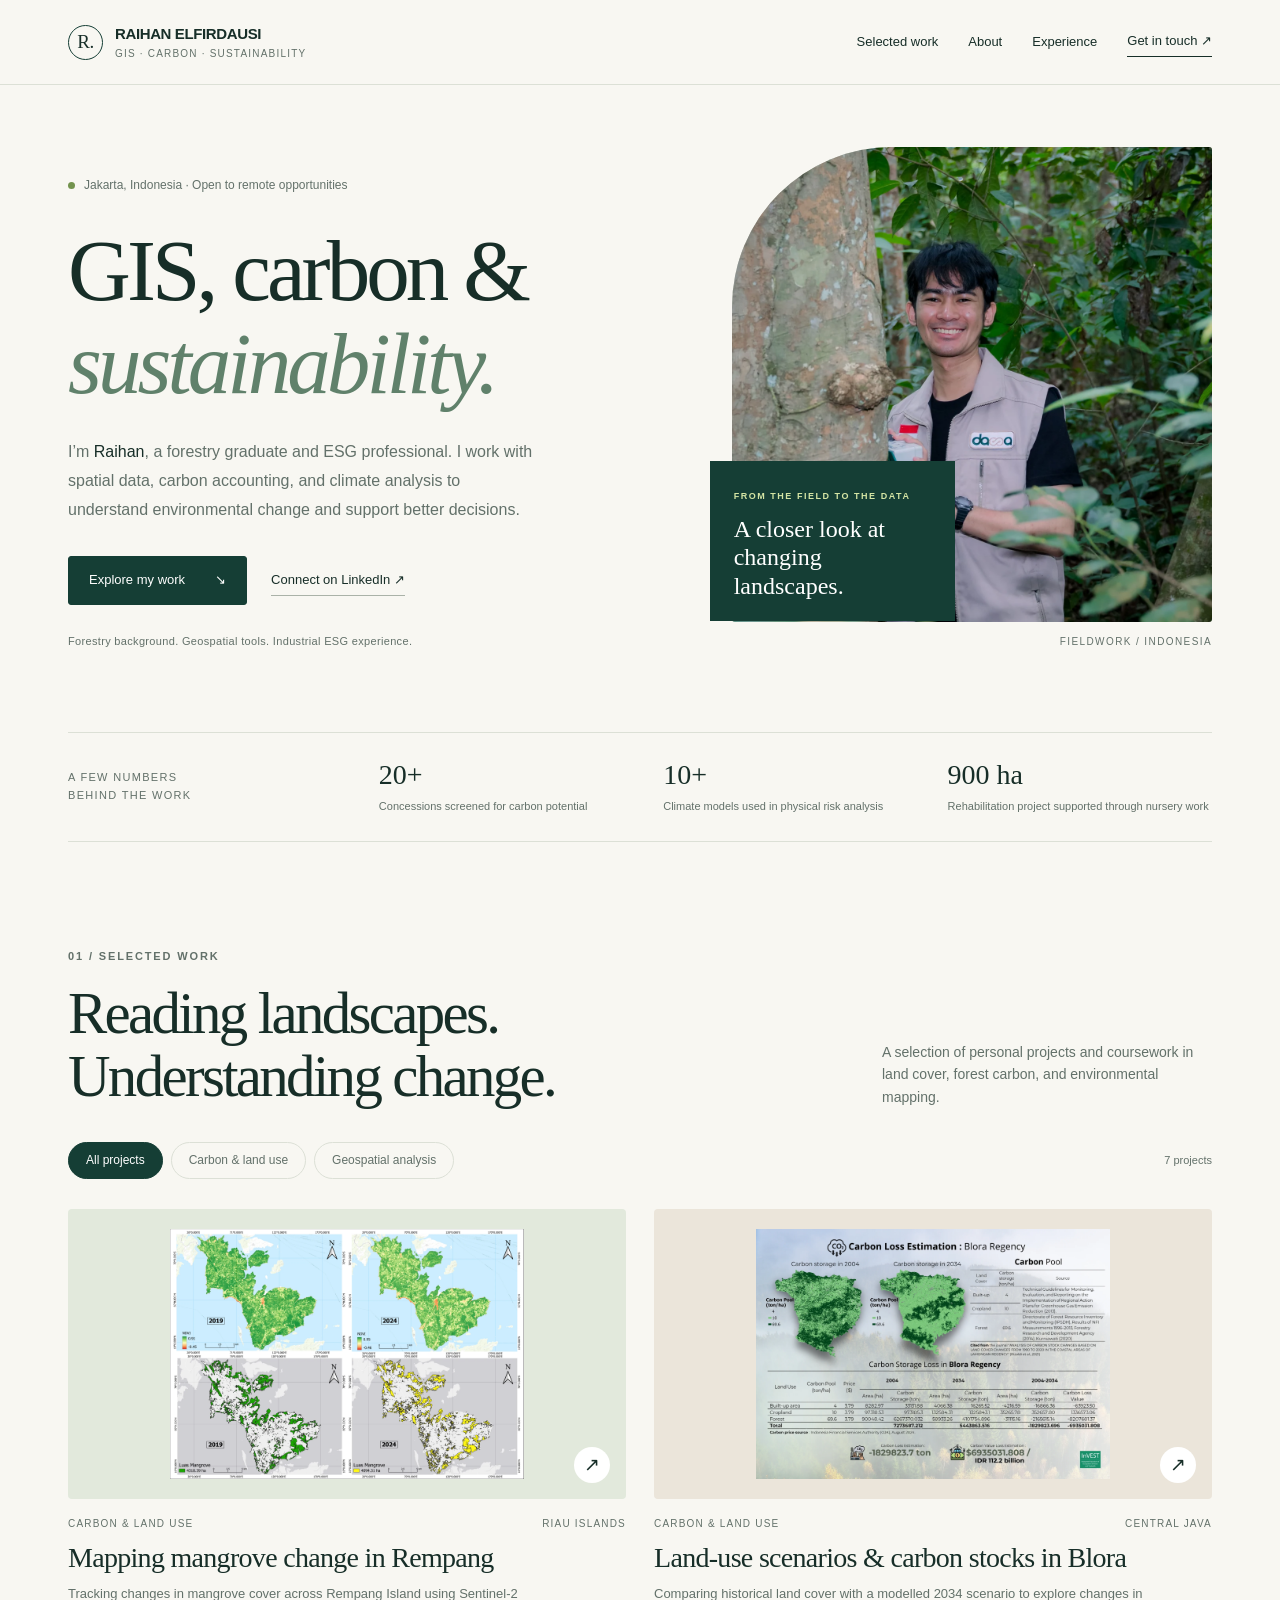
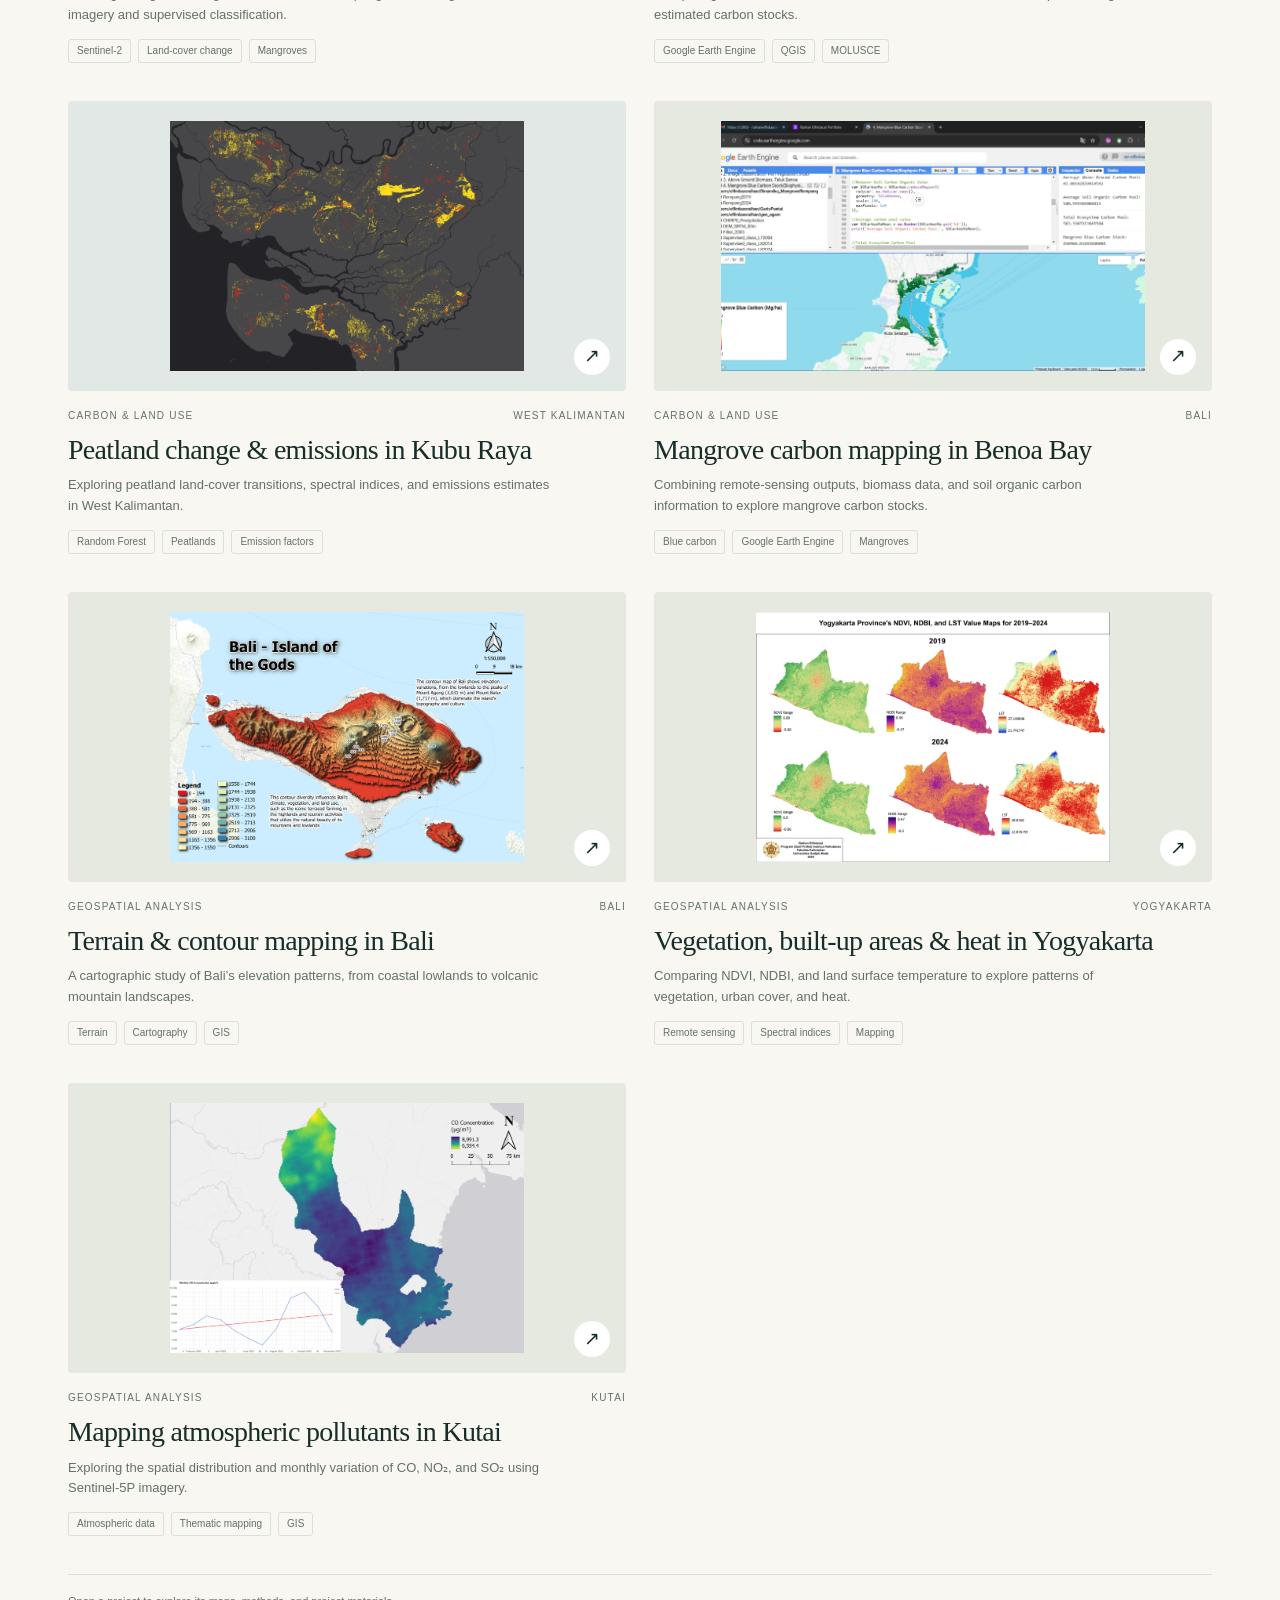
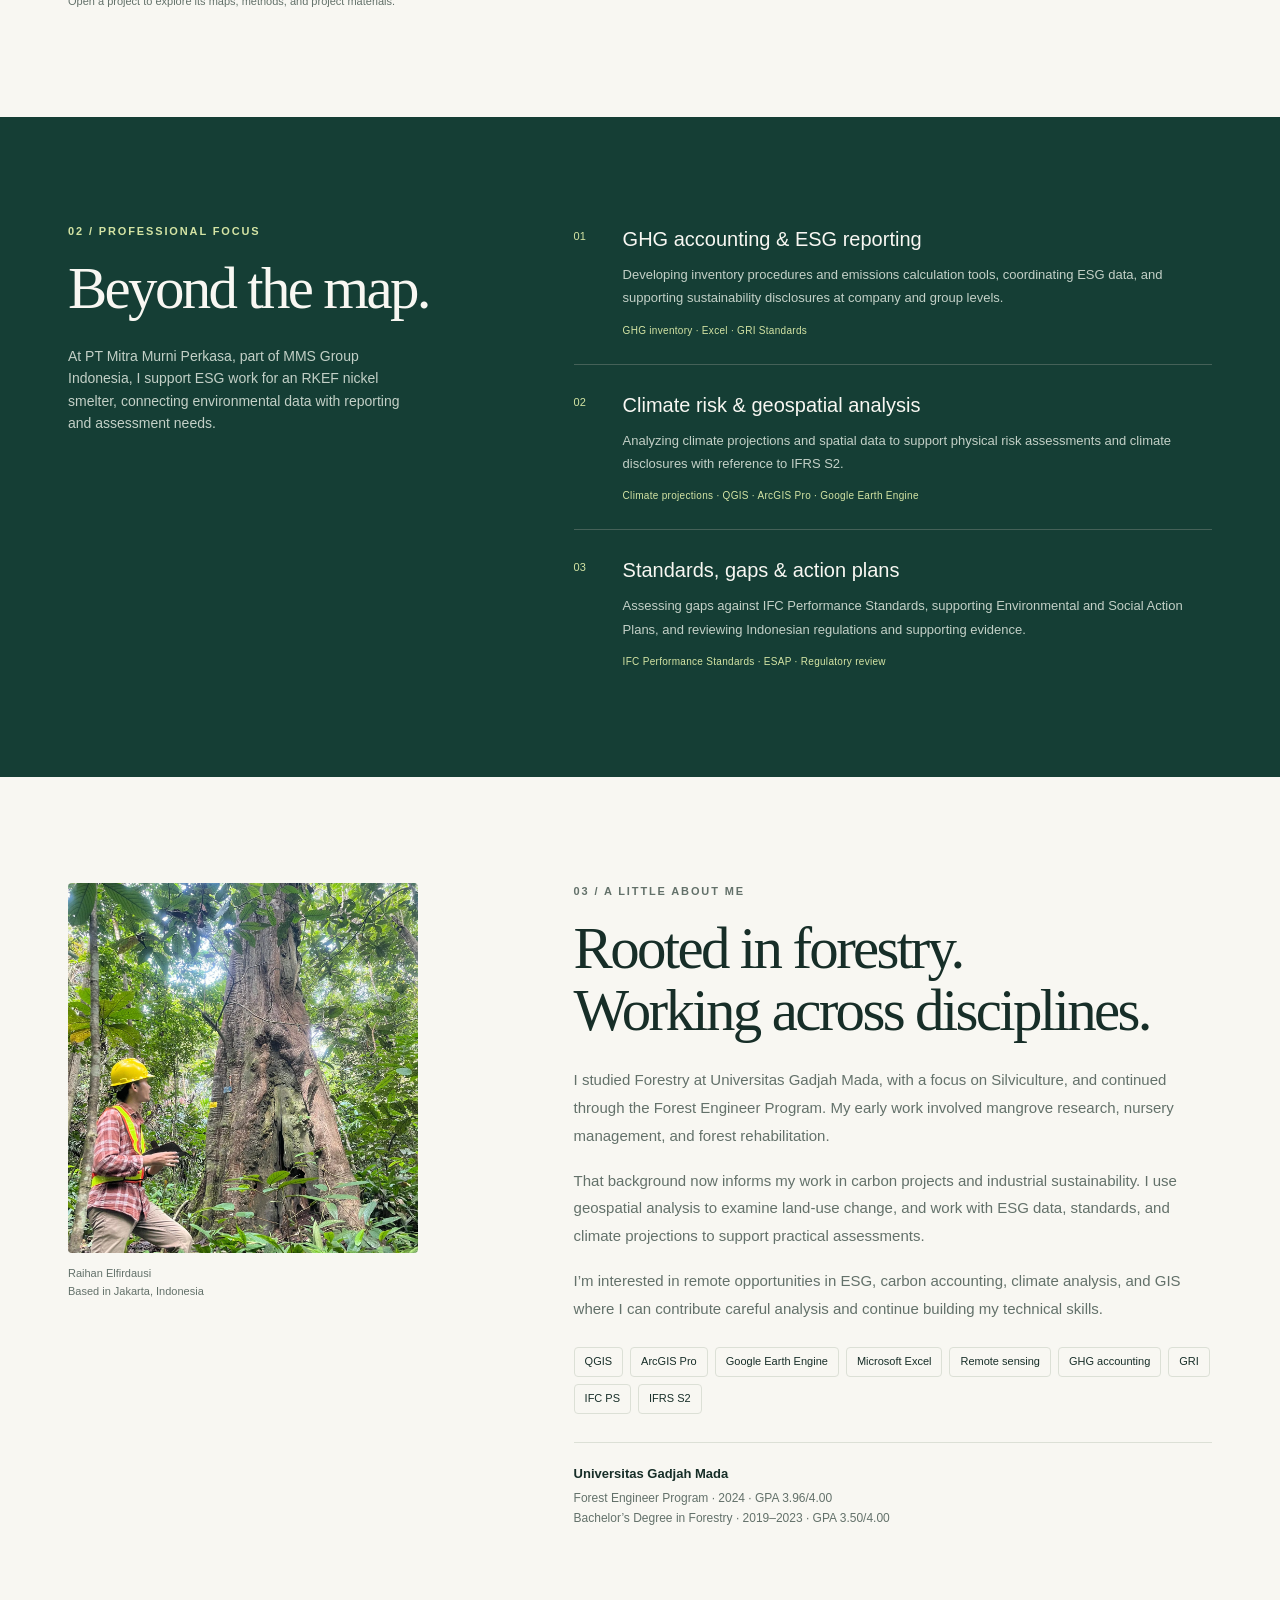
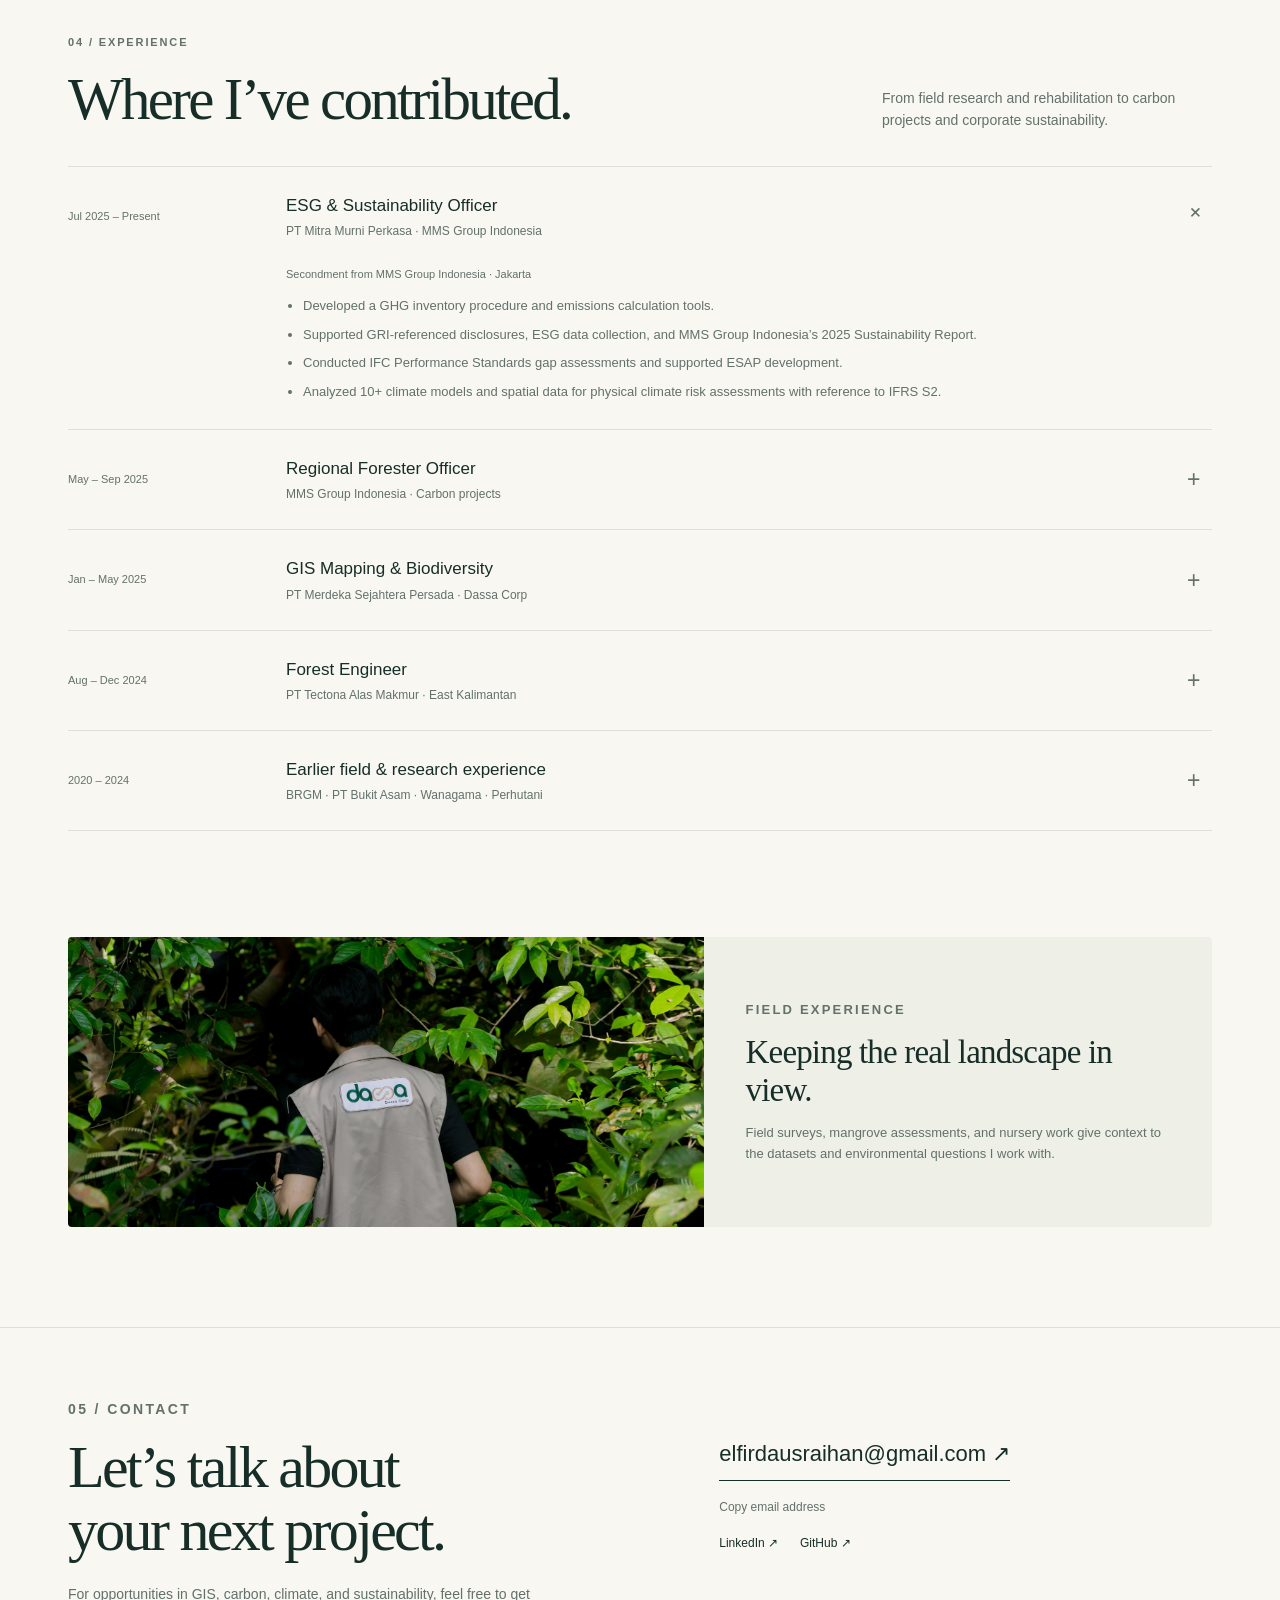
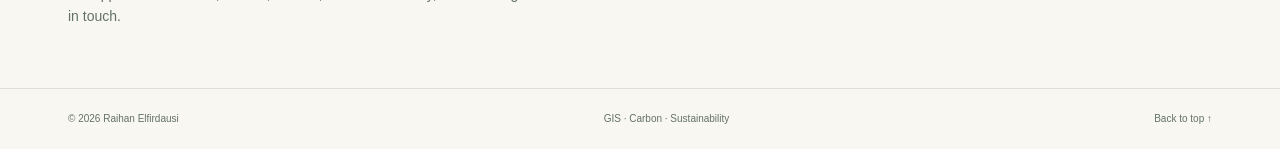
<file: index.html>
<!doctype html>
<html lang="en">
<head>
  <meta charset="utf-8">
  <meta name="viewport" content="width=device-width,initial-scale=1">
  <meta name="description" content="Raihan Elfirdausi — ESG and sustainability professional with a forestry background. Explore GIS, forest carbon, land-use and climate analysis projects.">
  <meta name="theme-color" content="#153e35">
  <title>Raihan Elfirdausi | GIS, Carbon & Sustainability</title>
  <link rel="stylesheet" href="assets/site.css">
</head>
<body>
<a class="skip" href="#main">Skip to content</a>
<header><div class="wrap nav"><a class="brand" href="#home" aria-label="Raihan Elfirdausi home"><span class="monogram">R.</span><span>RAIHAN ELFIRDAUSI<small>GIS · CARBON · SUSTAINABILITY</small></span></a><button class="menu" aria-expanded="false" aria-controls="navigation">Menu +</button><nav class="navlinks" id="navigation" aria-label="Main navigation"><a href="#projects">Selected work</a><a href="#about">About</a><a href="#experience">Experience</a><a class="nav-contact" href="#contact">Get in touch ↗</a></nav></div></header>
<main id="main">
<section class="hero" id="home"><div class="wrap"><div class="hero-grid"><div><p class="location"><span class="dot" aria-hidden="true"></span>Jakarta, Indonesia · Open to remote opportunities</p><h1>GIS, carbon &<br><em>sustainability.</em></h1><p class="intro">I’m <strong>Raihan</strong>, a forestry graduate and ESG professional. I work with spatial data, carbon accounting, and climate analysis to understand environmental change and support better decisions.</p><div class="actions"><a class="button" href="#projects">Explore my work <span aria-hidden="true">↘</span></a><a class="text-link" href="https://www.linkedin.com/in/raihan-elfirdausi/" target="_blank" rel="noopener noreferrer">Connect on LinkedIn ↗</a></div><p class="hero-note">Forestry background. Geospatial tools. Industrial ESG experience.</p></div><figure class="hero-visual"><div class="hero-image"><img src="assets/forest.webp" alt="Raihan’s environmental fieldwork in a tropical forest" fetchpriority="high"></div><div class="photo-tag"><span class="eyebrow">From the field to the data</span><p>A closer look at<br>changing landscapes.</p></div><figcaption>FIELDWORK / INDONESIA</figcaption></figure></div><div class="intro-strip"><div class="strip-label">A few numbers behind the work</div><div><strong>20+</strong><span>Concessions screened for carbon potential</span></div><div><strong>10+</strong><span>Climate models used in physical risk analysis</span></div><div><strong>900 ha</strong><span>Rehabilitation project supported through nursery work</span></div></div></div></section>

<section class="section" id="projects"><div class="wrap"><div class="section-top"><div><p class="eyebrow">01 / Selected work</p><h2>Reading landscapes.<br>Understanding change.</h2></div><p>A selection of personal projects and coursework in land cover, forest carbon, and environmental mapping.</p></div><div class="filters" aria-label="Filter projects"><button class="filter" data-filter="all" aria-pressed="true">All projects</button><button class="filter" data-filter="carbon" aria-pressed="false">Carbon & land use</button><button class="filter" data-filter="gis" aria-pressed="false">Geospatial analysis</button><span class="project-count" aria-live="polite">7 projects</span></div><div class="projects" id="project-grid"></div><p class="all-projects-note">Open a project to explore its maps, methods, and project materials.</p></div></section>

<section class="section practice" id="practice"><div class="wrap practice-grid"><div><p class="eyebrow">02 / Professional focus</p><h2>Beyond the map.</h2><p class="practice-intro">At PT Mitra Murni Perkasa, part of MMS Group Indonesia, I support ESG work for an RKEF nickel smelter, connecting environmental data with reporting and assessment needs.</p></div><div class="practice-list"><article><span class="num">01</span><div><h3>GHG accounting & ESG reporting</h3><p>Developing inventory procedures and emissions calculation tools, coordinating ESG data, and supporting sustainability disclosures at company and group levels.</p><p class="tools">GHG inventory · Excel · GRI Standards</p></div></article><article><span class="num">02</span><div><h3>Climate risk & geospatial analysis</h3><p>Analyzing climate projections and spatial data to support physical risk assessments and climate disclosures with reference to IFRS S2.</p><p class="tools">Climate projections · QGIS · ArcGIS Pro · Google Earth Engine</p></div></article><article><span class="num">03</span><div><h3>Standards, gaps & action plans</h3><p>Assessing gaps against IFC Performance Standards, supporting Environmental and Social Action Plans, and reviewing Indonesian regulations and supporting evidence.</p><p class="tools">IFC Performance Standards · ESAP · Regulatory review</p></div></article></div></div></section>

<section class="section about" id="about"><div class="wrap about-grid"><figure class="portrait"><div class="portrait-image"><img src="assets/portrait.webp" loading="lazy" alt="Portrait of Raihan Elfirdausi"></div><figcaption>Raihan Elfirdausi<br>Based in Jakarta, Indonesia</figcaption></figure><div><p class="eyebrow sub">03 / A little about me</p><h2>Rooted in forestry.<br>Working across disciplines.</h2><div class="about-copy"><p>I studied Forestry at Universitas Gadjah Mada, with a focus on Silviculture, and continued through the Forest Engineer Program. My early work involved mangrove research, nursery management, and forest rehabilitation.</p><p>That background now informs my work in carbon projects and industrial sustainability. I use geospatial analysis to examine land-use change, and work with ESG data, standards, and climate projections to support practical assessments.</p><p>I’m interested in remote opportunities in ESG, carbon accounting, climate analysis, and GIS where I can contribute careful analysis and continue building my technical skills.</p></div><div class="skills" aria-label="Skills"><span>QGIS</span><span>ArcGIS Pro</span><span>Google Earth Engine</span><span>Microsoft Excel</span><span>Remote sensing</span><span>GHG accounting</span><span>GRI</span><span>IFC PS</span><span>IFRS S2</span></div><div class="education"><h3>Universitas Gadjah Mada</h3><p>Forest Engineer Program · 2024 · GPA 3.96/4.00<br>Bachelor’s Degree in Forestry · 2019–2023 · GPA 3.50/4.00</p></div></div></div></section>

<section class="section experience" id="experience"><div class="wrap"><div class="section-top"><div><p class="eyebrow">04 / Experience</p><h2>Where I’ve contributed.</h2></div><p>From field research and rehabilitation to carbon projects and corporate sustainability.</p></div><div class="timeline">
<details open><summary><span class="period">Jul 2025 – Present</span><span><strong>ESG & Sustainability Officer</strong><small>PT Mitra Murni Perkasa · MMS Group Indonesia</small></span><span class="plus" aria-hidden="true">+</span></summary><div class="experience-body"><p class="assignment">Secondment from MMS Group Indonesia · Jakarta</p><ul><li>Developed a GHG inventory procedure and emissions calculation tools.</li><li>Supported GRI-referenced disclosures, ESG data collection, and MMS Group Indonesia’s 2025 Sustainability Report.</li><li>Conducted IFC Performance Standards gap assessments and supported ESAP development.</li><li>Analyzed 10+ climate models and spatial data for physical climate risk assessments with reference to IFRS S2.</li></ul></div></details>
<details><summary><span class="period">May – Sep 2025</span><span><strong>Regional Forester Officer</strong><small>MMS Group Indonesia · Carbon projects</small></span><span class="plus" aria-hidden="true">+</span></summary><div class="experience-body"><ul><li>Conducted desktop feasibility work for an approximately 28,000-hectare carbon project area, covering carbon stocks, biodiversity, and social safeguards.</li><li>Reviewed carbon project eligibility and estimated land-use change emissions for coal mine land clearing.</li><li>Moved into an overlapping secondment supporting ESG initiatives at MMP.</li></ul></div></details>
<details><summary><span class="period">Jan – May 2025</span><span><strong>GIS Mapping & Biodiversity</strong><small>PT Merdeka Sejahtera Persada · Dassa Corp</small></span><span class="plus" aria-hidden="true">+</span></summary><div class="experience-body"><ul><li>Supported pre-feasibility assessments of 20+ concessions for potential carbon projects.</li><li>Reviewed methodologies, data requirements, and eligibility against VCS and CCB requirements.</li><li>Produced biodiversity maps and spatial analyses to support project assessments.</li></ul></div></details>
<details><summary><span class="period">Aug – Dec 2024</span><span><strong>Forest Engineer</strong><small>PT Tectona Alas Makmur · East Kalimantan</small></span><span class="plus" aria-hidden="true">+</span></summary><div class="experience-body"><ul><li>Used drone-based mapping to support nursery layout and seedling inventory management.</li><li>Conducted internal assessments of seed sources for production planning and quality control.</li><li>Supported nursery establishment and seedling preparation for Pertamina’s watershed rehabilitation project covering approximately 900 hectares.</li></ul></div></details>
<details><summary><span class="period">2020 – 2024</span><span><strong>Earlier field & research experience</strong><small>BRGM · PT Bukit Asam · Wanagama · Perhutani</small></span><span class="plus" aria-hidden="true">+</span></summary><div class="experience-body"><ul><li>BRGM research assistant: mangrove biodiversity, community research, and time-series mapping in the Riau Islands, Aug–Dec 2022.</li><li>PT Bukit Asam GIS assistant and surveyor: rehabilitation site assessment and mapping, Feb–Apr 2024.</li><li>Wanagama nursery assistant: preparation and monitoring of tree breeding research materials, Dec 2023–Feb 2024.</li><li>Perhutani internship: nursery inventory and seed production planning, Nov 2020–Jan 2021.</li></ul></div></details>
</div></div></section>

<div class="wrap"><div class="field-band"><img src="assets/field.webp" loading="lazy" alt="Environmental field survey from Raihan’s project gallery"><div><p class="eyebrow">Field experience</p><h3>Keeping the real landscape in view.</h3><p>Field surveys, mangrove assessments, and nursery work give context to the datasets and environmental questions I work with.</p></div></div></div>

<section class="contact" id="contact"><div class="wrap contact-grid"><div><p class="eyebrow sub">05 / Contact</p><h2>Let’s talk about<br>your next project.</h2><p>For opportunities in GIS, carbon, climate, and sustainability, feel free to get in touch.</p></div><div class="contact-actions"><a class="email-link" href="mailto:elfirdausraihan@gmail.com">elfirdausraihan@gmail.com ↗</a><button class="copy" id="copy-email">Copy email address</button><div class="contact-social"><a href="https://www.linkedin.com/in/raihan-elfirdausi/" target="_blank" rel="noopener noreferrer">LinkedIn ↗</a><a href="https://github.com/raihanelfirdausi" target="_blank" rel="noopener noreferrer">GitHub ↗</a></div><span class="status" id="copy-status" role="status"></span></div></div></section>
</main>
<footer><div class="wrap footer-row"><span>© <span id="year">2026</span> Raihan Elfirdausi</span><span>GIS · Carbon · Sustainability</span><a href="#home">Back to top ↑</a></div></footer>
<dialog id="project-dialog" aria-labelledby="dialog-title"><div class="dialog-head"><span class="eyebrow">Project overview</span><button class="close" aria-label="Close project">×</button></div><div class="dialog-image"><img id="dialog-image" src="assets/rempang.webp" alt=""></div><div class="dialog-body"><p class="eyebrow sub" id="dialog-category"></p><h2 id="dialog-title"></h2><p id="dialog-description"></p><div class="detail-grid"><div><h3>Approach</h3><p id="dialog-approach"></p></div><div><h3>Outputs</h3><p id="dialog-outputs"></p></div></div><div class="tags" id="dialog-tags" style="margin-top:22px"></div><div class="actions"><a class="button" id="dialog-source">Explore full project <span aria-hidden="true">↗</span></a></div><p class="note" id="dialog-note"></p></div></dialog>
<script>
const originalBase='';
const projects=[{"id": "rempang", "title": "Mapping mangrove change in Rempang", "category": "Carbon & land use", "filter": ["carbon", "gis"], "place": "Riau Islands", "image": "rempang", "page": "Rempang.html", "desc": "Tracking changes in mangrove cover across Rempang Island using Sentinel-2 imagery and supervised classification.", "approach": "Sentinel-2 satellite imagery was processed using supervised land-cover classification. Mangrove extent was compared between the two years, with NDVI imagery and QGIS outputs providing supporting spatial context.", "outputs": "The project reports 224.08 hectares of mapped mangrove loss over the five-year period. The reported classification validation achieved 95.8% overall accuracy and a kappa value of 0.95. The gallery includes the change map, temporal comparisons, vegetation index imagery, and the GIS workflow.", "tags": ["Sentinel-2", "Land-cover change", "Mangroves"], "note": "Personal project. Classification accuracy and change estimates should be read alongside the validation approach. Satellite mapping alone does not establish the causes of mangrove loss."}, {"id": "blora", "title": "Land-use scenarios & carbon stocks in Blora", "category": "Carbon & land use", "filter": ["carbon", "gis"], "place": "Central Java", "image": "blora", "page": "CarbonBlora.html", "desc": "Comparing historical land cover with a modelled 2034 scenario to explore changes in estimated carbon stocks.", "approach": "Supervised land-cover classification was carried out in Google Earth Engine. QGIS was used to prepare slope and proximity inputs for roads, rivers, and built-up areas. MOLUSCE was used to model the 2034 scenario, followed by carbon storage estimation in InVEST using referenced carbon pool values.", "outputs": "The outputs include historical land-cover comparisons, a modelled 2034 land-use map, and comparisons of estimated carbon stocks. The original analysis also explores a monetary illustration of carbon loss using a reference carbon price. That illustration should be treated as a scenario calculation rather than a project valuation.", "tags": ["Google Earth Engine", "QGIS", "MOLUSCE", "InVEST"], "note": "Personal project. The 2034 map is a modelled scenario, not an observed outcome. Carbon stock estimates depend on land-cover classification and carbon pool assumptions."}, {"id": "peatland", "title": "Peatland change & emissions in Kubu Raya", "category": "Carbon & land use", "filter": ["carbon", "gis"], "place": "West Kalimantan", "image": "peatland", "page": "Peatland%20Kubu%20Raya.html", "desc": "Exploring peatland land-cover transitions, spectral indices, and emissions estimates in West Kalimantan.", "approach": "Sentinel-2 imagery was classified with a Random Forest approach into water, infrastructure, shrubland, cropland, and forest. NDVI, SAVI, and NDWI provided additional vegetation, soil, and water indicators. A transition matrix was prepared to compare land-cover categories, with QGIS used for mapping.", "outputs": "The gallery presents land-cover classifications, spectral indices, emission factor maps, transition tables, and comparative emissions outputs. These materials describe mapped changes and calculated estimates. Annual emission rates and changes between those rates need to be distinguished from cumulative emissions over the study period.", "tags": ["Random Forest", "Peatlands", "Emission factors"], "note": "Personal project. Emissions estimates are model-based rather than direct measurements. Annual emission rates, changes in annual rates, and cumulative emissions need to be interpreted separately."}, {"id": "benoa", "title": "Mangrove carbon mapping in Benoa Bay", "category": "Carbon & land use", "filter": ["carbon", "gis"], "place": "Bali", "image": "benoa", "page": "BenoaBay.html", "desc": "Combining remote-sensing outputs, biomass data, and soil organic carbon information to explore mangrove carbon stocks.", "approach": "Data acquisition and processing used the Google Earth Engine JavaScript API with Sentinel-2 imagery and vegetation indices. The original exercise combines community biomass datasets and Harvard soil organic carbon data, with carbon conversion references identified as SNI 7724:2011 and Fourqurean et al. (2019).", "outputs": "The outputs include a mangrove carbon stock map and supporting processing views. Interpreting the totals requires checking the biomass components, conversion factors, units, and soil depth represented by each input dataset.", "tags": ["Blue carbon", "Google Earth Engine", "Mangroves"], "note": "Coursework associated with Geoaccess Indonesia. Carbon estimates depend on the underlying datasets, their spatial resolution, and carbon pool definitions; they are not a verified carbon credit inventory."}, {"id": "bali", "title": "Terrain & contour mapping in Bali", "category": "Geospatial analysis", "filter": ["gis"], "place": "Bali", "image": "bali", "page": "Bali3D.html", "desc": "A cartographic study of Bali’s elevation patterns, from coastal lowlands to volcanic mountain landscapes.", "approach": "The original map combines Rupa Bumi Indonesia information with Digital Elevation Model processing in Google Earth Engine. QGIS was used in the mapping workflow. The map layout presents 14 elevation classes, spanning approximately 0–3,100 metres above sea level, at a stated scale of 1:550,000.", "outputs": "The gallery includes the final contour map and processing views from Google Earth Engine and QGIS. The map serves as a regional terrain visualization; its scale and elevation data should be considered when interpreting local features.", "tags": ["Terrain", "Cartography", "GIS"], "note": "Personal mapping project. Refer to the project materials for data sources and processing details."}, {"id": "indices", "title": "Vegetation, built-up areas & heat in Yogyakarta", "category": "Geospatial analysis", "filter": ["gis"], "place": "Yogyakarta", "image": "indices", "page": "IndeksYogyakarta.html", "desc": "Comparing NDVI, NDBI, and land surface temperature to explore patterns of vegetation, urban cover, and heat.", "approach": "The analysis uses the Normalized Difference Vegetation Index (NDVI), Normalized Difference Built-up Index (NDBI), and Land Surface Temperature (LST). Each indicator is mapped to examine how vegetation and urban cover relate to surface temperature patterns.", "outputs": "The outputs show mapped differences in vegetation, built-up indicators, and surface temperature across the two periods. They support an exploratory reading of urban heat patterns. Satellite surface temperature should be interpreted separately from air temperature, and observed spatial associations alone do not establish causation.", "tags": ["Remote sensing", "Spectral indices", "Mapping"], "note": "Personal mapping project. Spectral indices are indicators; their interpretation depends on local conditions, imagery, and validation."}, {"id": "pollution", "title": "Mapping atmospheric pollutants in Kutai", "category": "Geospatial analysis", "filter": ["gis"], "place": "Kutai", "image": "pollution", "page": "Polusi.html", "desc": "Exploring the spatial distribution and monthly variation of CO, NO₂, and SO₂ using Sentinel-5P imagery.", "approach": "Sentinel-5P satellite imagery was processed to visualize carbon monoxide (CO), nitrogen dioxide (NO₂), and sulphur dioxide (SO₂). The workflow combines regional maps with time-series charts to examine spatial patterns and changes through the year.", "outputs": "The gallery includes the three pollutant maps, a processing view, and monthly trend charts. The maps provide an exploratory view of atmospheric patterns. Product units and any conversions should be checked before interpreting the chart values as ground-level concentrations or comparing them with exposure standards.", "tags": ["Atmospheric data", "Thematic mapping", "GIS"], "note": "Personal mapping project. A mapped atmospheric pattern does not, by itself, attribute emissions to a particular source or quantify ground-level exposure."}];
const grid=document.getElementById('project-grid');
for(const project of projects){const article=document.createElement('article');article.className='project';article.dataset.categories=project.filter.join(' ');article.innerHTML=`<button type="button" data-project="${project.id}" aria-label="Open project: ${project.title}"><div class="project-image"><img src="assets/${project.image}.webp" loading="lazy" alt="${project.title} map"><span class="open-project" aria-hidden="true">↗</span></div><div class="project-meta"><span>${project.category}</span><span>${project.place}</span></div><h3>${project.title}</h3><p>${project.desc}</p><div class="tags">${project.tags.slice(0,3).map(t=>`<span>${t}</span>`).join('')}</div></button>`;grid.append(article)}
const dialog=document.getElementById('project-dialog');let previousFocus;
grid.addEventListener('click',event=>{const button=event.target.closest('[data-project]');if(!button)return;const project=projects.find(p=>p.id===button.dataset.project);previousFocus=button;document.getElementById('dialog-title').textContent=project.title;document.getElementById('dialog-category').textContent=project.category+' / '+project.place;document.getElementById('dialog-description').textContent=project.desc;document.getElementById('dialog-approach').textContent=project.approach;document.getElementById('dialog-outputs').textContent=project.outputs;document.getElementById('dialog-note').textContent=project.note;const img=document.getElementById('dialog-image');img.src='assets/'+project.image+'.webp';img.alt=project.title+' map';document.getElementById('dialog-source').href=originalBase+project.page;document.getElementById('dialog-tags').replaceChildren(...project.tags.map(t=>{const s=document.createElement('span');s.textContent=t;return s}));dialog.showModal();document.body.style.overflow='hidden'});
dialog.querySelector('.close').addEventListener('click',()=>dialog.close());dialog.addEventListener('click',event=>{if(event.target===dialog){const r=dialog.getBoundingClientRect();if(event.clientX<r.left||event.clientX>r.right||event.clientY<r.top||event.clientY>r.bottom)dialog.close()}});dialog.addEventListener('close',()=>{document.body.style.overflow='';previousFocus?.focus()});
document.querySelectorAll('.filter').forEach(button=>button.addEventListener('click',()=>{document.querySelectorAll('.filter').forEach(b=>b.setAttribute('aria-pressed',String(b===button)));let count=0;document.querySelectorAll('.project').forEach(card=>{card.hidden=button.dataset.filter!=='all'&&!card.dataset.categories.split(' ').includes(button.dataset.filter);if(!card.hidden)count++});document.querySelector('.project-count').textContent=count+' projects'}));
const menu=document.querySelector('.menu'),nav=document.querySelector('.navlinks');menu.addEventListener('click',()=>{const open=menu.getAttribute('aria-expanded')!=='true';menu.setAttribute('aria-expanded',String(open));menu.textContent=open?'Close −':'Menu +';nav.classList.toggle('open',open)});nav.querySelectorAll('a').forEach(a=>a.addEventListener('click',()=>{nav.classList.remove('open');menu.setAttribute('aria-expanded','false');menu.textContent='Menu +'}));document.addEventListener('keydown',event=>{if(event.key==='Escape'){nav.classList.remove('open');menu.setAttribute('aria-expanded','false');menu.textContent='Menu +'}});
document.getElementById('copy-email').addEventListener('click',async()=>{const status=document.getElementById('copy-status');try{await navigator.clipboard.writeText('elfirdausraihan@gmail.com');status.textContent='Email address copied.'}catch{status.textContent='elfirdausraihan@gmail.com — select the email address above to copy it.'}});document.getElementById('year').textContent=new Date().getFullYear();
</script>
</body>
</html>
</file>
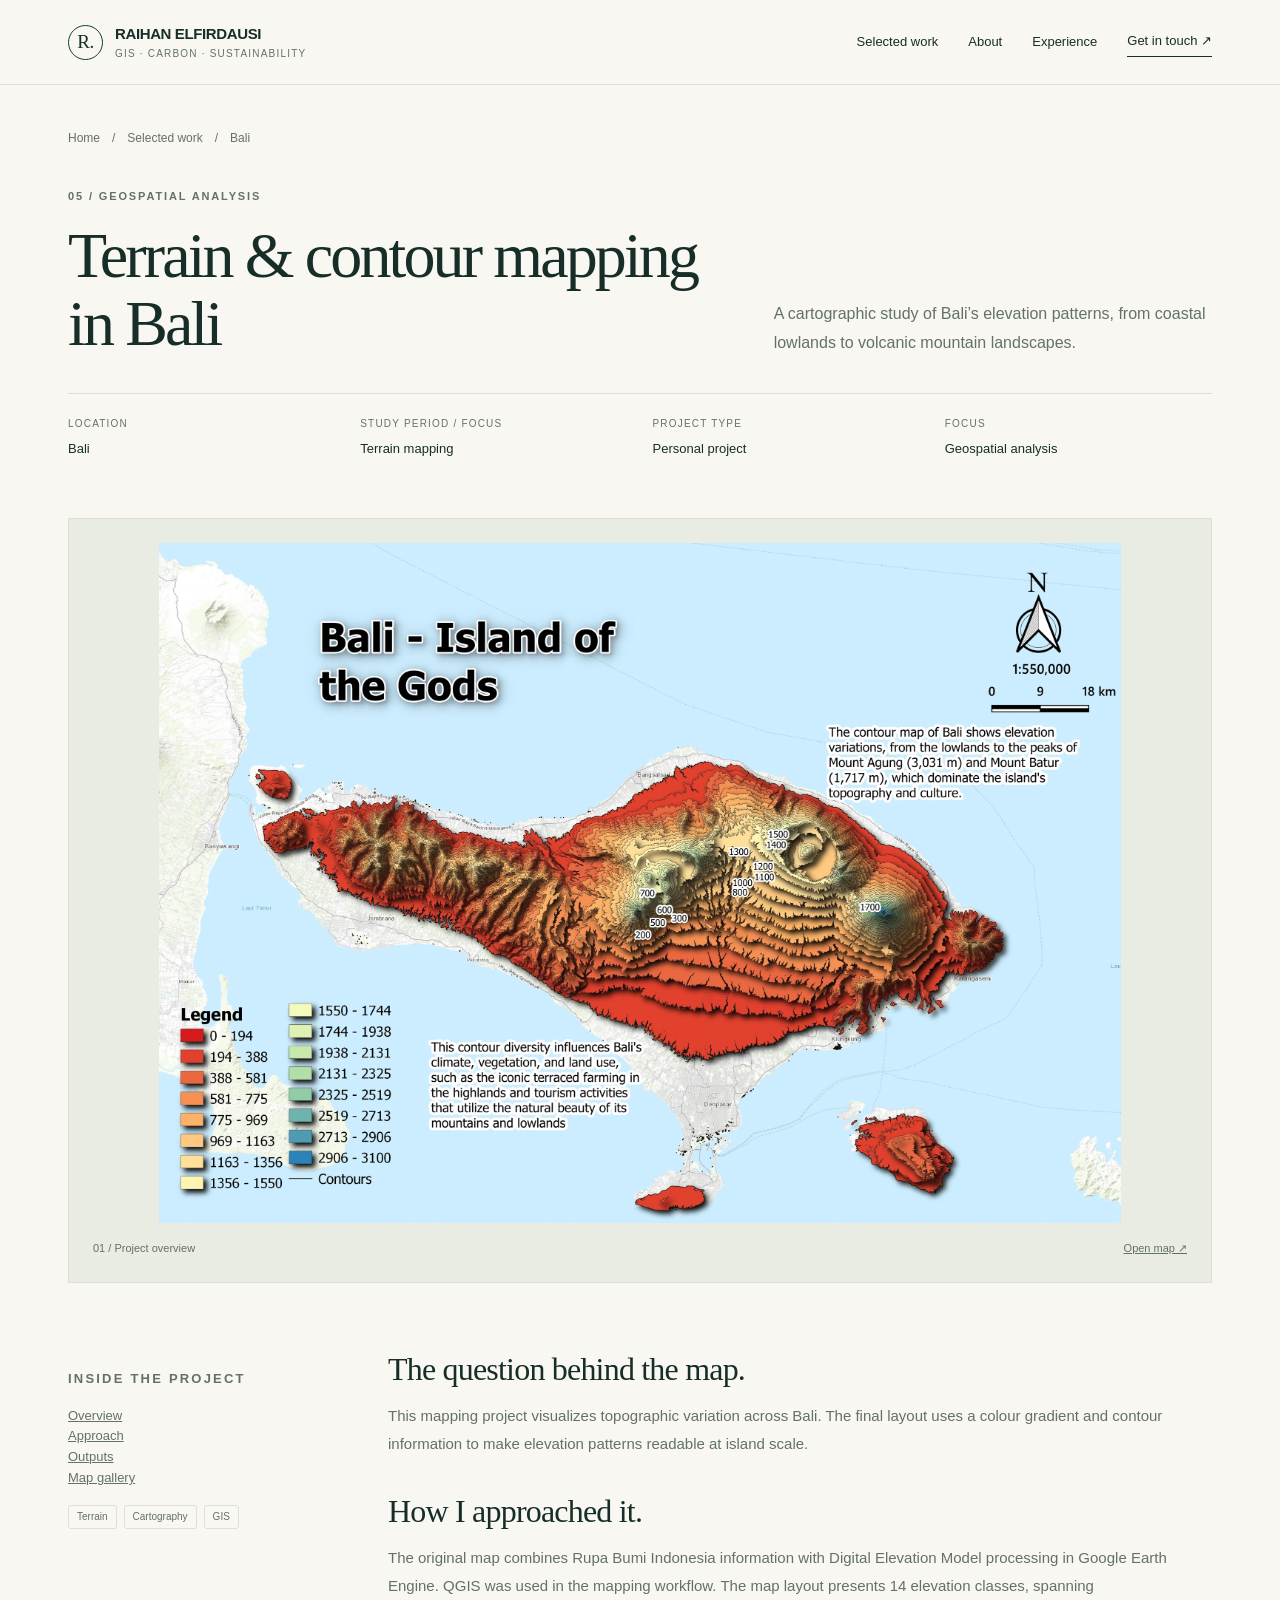
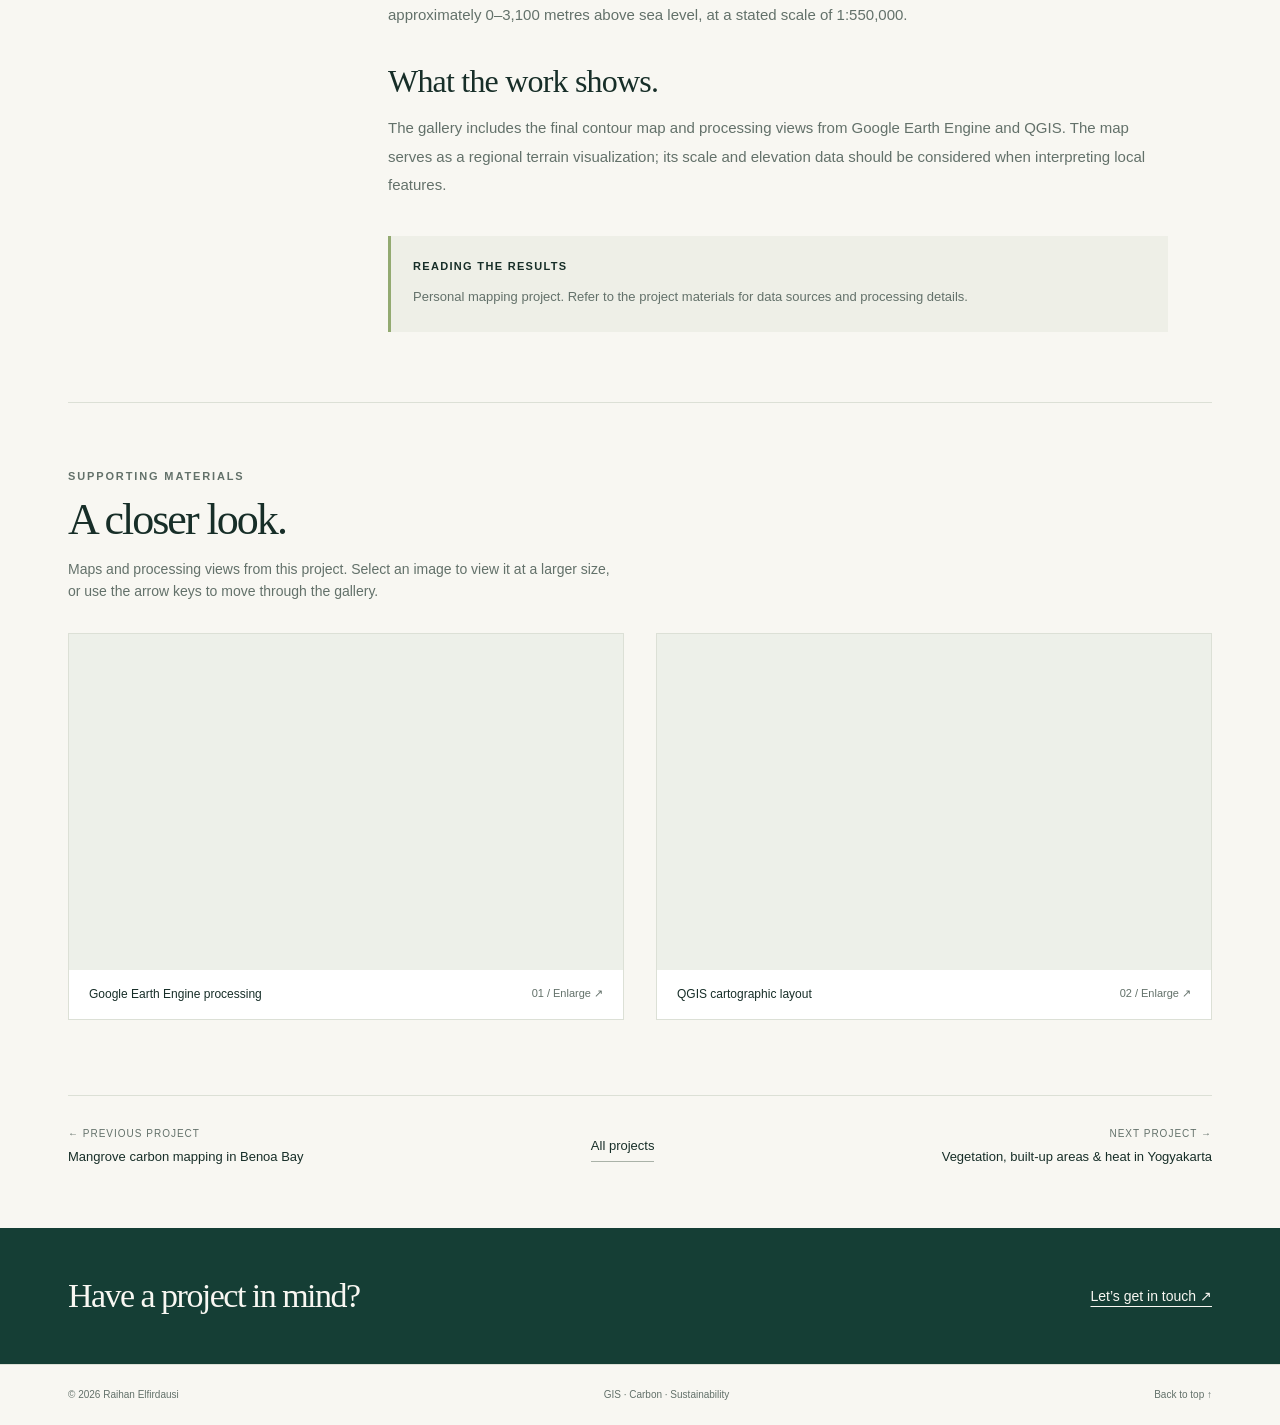
<file: Bali3D - Copy.html>
<!doctype html><html lang="en"><head><meta charset="utf-8"><meta name="viewport" content="width=device-width,initial-scale=1"><meta http-equiv="refresh" content="0;url=Bali3D.html"><meta name="theme-color" content="#153e35"><meta name="description" content="Explore Raihan’s GIS, carbon and sustainability work."><title>Portfolio | Raihan Elfirdausi</title><link rel="stylesheet" href="assets/site.css"></head><body><a class="skip" href="#main">Skip to content</a><header><div class="wrap nav"><a class="brand" href="index.html#home" aria-label="Raihan Elfirdausi home"><span class="monogram">R.</span><span>RAIHAN ELFIRDAUSI<small>GIS · CARBON · SUSTAINABILITY</small></span></a><button class="menu" aria-expanded="false" aria-controls="navigation">Menu +</button><nav class="navlinks" id="navigation" aria-label="Main navigation"><a href="index.html#projects">Selected work</a><a href="index.html#about">About</a><a href="index.html#experience">Experience</a><a class="nav-contact" href="index.html#contact">Get in touch ↗</a></nav></div></header><main id="main"><section class="section"><div class="wrap"><p class="eyebrow sub">Raihan Elfirdausi / Portfolio</p><h1>Continue exploring.</h1><p>This page is now part of the updated portfolio.</p><div class="actions"><a class="button" href="Bali3D.html">View portfolio ↗</a></div></div></section></main><footer><div class="wrap footer-row"><span>© <span id="year">2026</span> Raihan Elfirdausi</span><span>GIS · Carbon · Sustainability</span><a href="index.html#home">Back to top ↑</a></div></footer><script src="assets/site.js"></script></body></html>
</file>
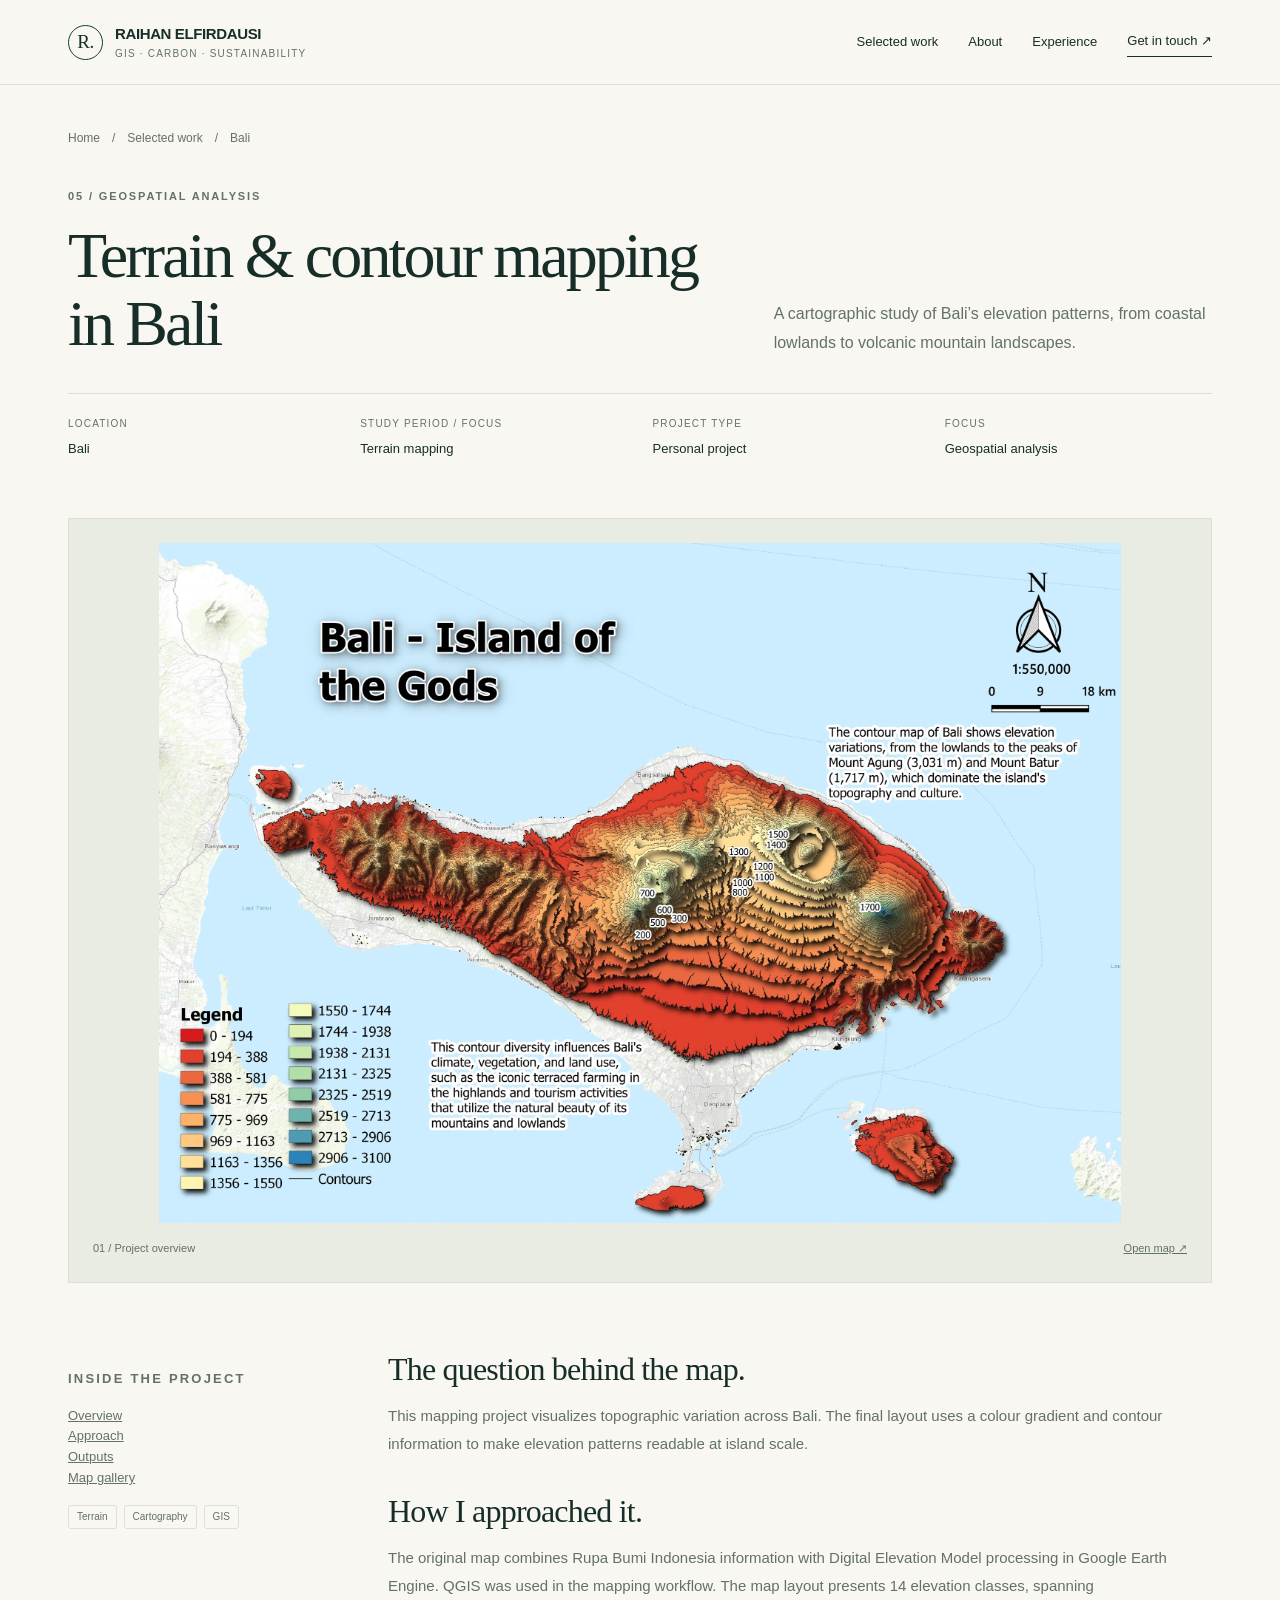
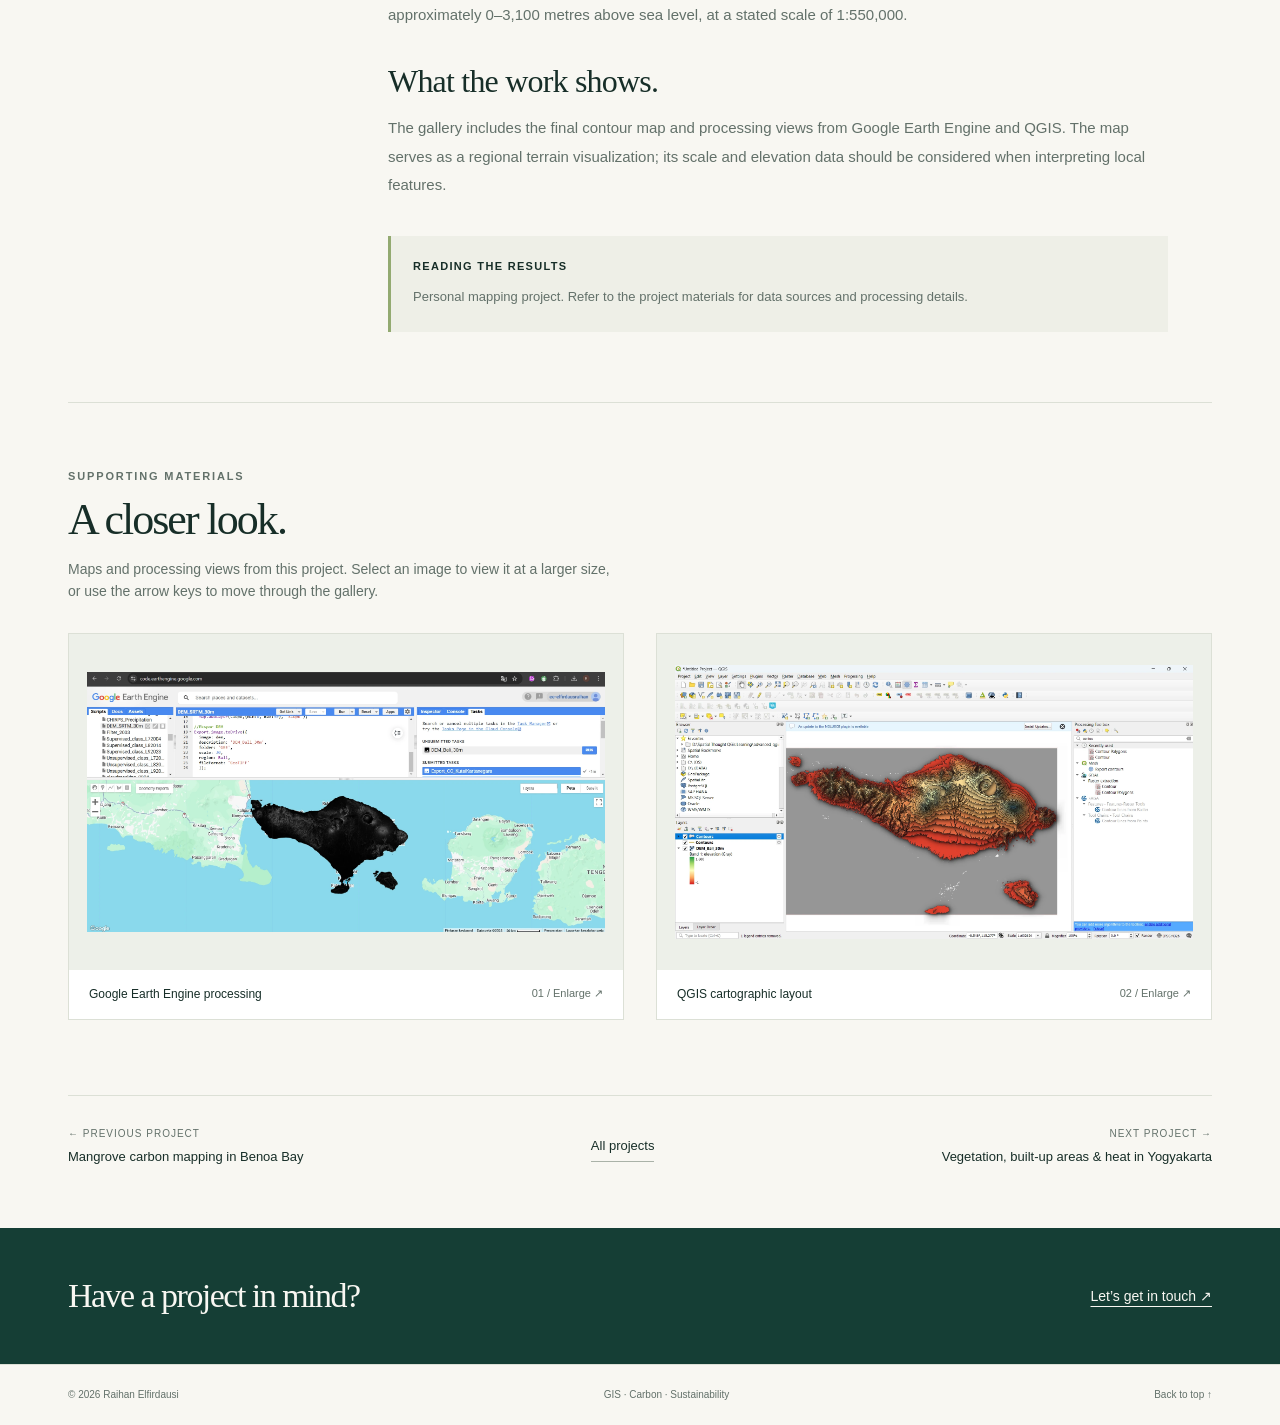
<file: Bali3D.html>
<!doctype html><html lang="en"><head><meta charset="utf-8"><meta name="viewport" content="width=device-width,initial-scale=1"><meta name="theme-color" content="#153e35"><meta name="description" content="A cartographic study of Bali’s elevation patterns, from coastal lowlands to volcanic mountain landscapes."><title>Terrain &amp; contour mapping in Bali | Raihan Elfirdausi</title><link rel="stylesheet" href="assets/site.css"></head><body><a class="skip" href="#main">Skip to content</a><header><div class="wrap nav"><a class="brand" href="index.html#home" aria-label="Raihan Elfirdausi home"><span class="monogram">R.</span><span>RAIHAN ELFIRDAUSI<small>GIS · CARBON · SUSTAINABILITY</small></span></a><button class="menu" aria-expanded="false" aria-controls="navigation">Menu +</button><nav class="navlinks" id="navigation" aria-label="Main navigation"><a href="index.html#projects">Selected work</a><a href="index.html#about">About</a><a href="index.html#experience">Experience</a><a class="nav-contact" href="index.html#contact">Get in touch ↗</a></nav></div></header><main id="main"><section class="case-top"><div class="wrap"><nav class="breadcrumb" aria-label="Breadcrumb"><a href="index.html">Home</a><span>/</span><a href="index.html#projects">Selected work</a><span>/</span><span>Bali</span></nav><div class="case-heading"><div><p class="eyebrow sub">05 / Geospatial analysis</p><h1>Terrain &amp; contour mapping in Bali</h1></div><p class="lede">A cartographic study of Bali’s elevation patterns, from coastal lowlands to volcanic mountain landscapes.</p></div><dl class="case-meta"><div><dt>Location</dt><dd>Bali</dd></div><div><dt>Study period / focus</dt><dd>Terrain mapping</dd></div><div><dt>Project type</dt><dd>Personal project</dd></div><div><dt>Focus</dt><dd>Geospatial analysis</dd></div></dl></div></section><div class="wrap"><figure class="case-map"><a href="assets/projects/bali-01.webp" class="case-cover-link" data-map="assets/projects/bali-01.webp" data-caption="Terrain &amp; contour mapping in Bali" aria-label="Enlarge project overview map"><img src="assets/projects/bali-01.webp" alt="Terrain &amp; contour mapping in Bali — project overview map" fetchpriority="high"></a><figcaption><span>01 / Project overview</span><a href="assets/projects/bali-01.webp" target="_blank" rel="noopener">Open map ↗</a></figcaption></figure><div class="case-body"><aside class="case-aside"><p class="eyebrow">Inside the project</p><p><a href="#overview">Overview</a><br><a href="#approach">Approach</a><br><a href="#outputs">Outputs</a><br><a href="#gallery">Map gallery</a></p><div class="tags"><span>Terrain</span><span>Cartography</span><span>GIS</span></div></aside><div class="case-copy"><section id="overview"><h2>The question behind the map.</h2><p>This mapping project visualizes topographic variation across Bali. The final layout uses a colour gradient and contour information to make elevation patterns readable at island scale.</p></section><section id="approach"><h2>How I approached it.</h2><p>The original map combines Rupa Bumi Indonesia information with Digital Elevation Model processing in Google Earth Engine. QGIS was used in the mapping workflow. The map layout presents 14 elevation classes, spanning approximately 0–3,100 metres above sea level, at a stated scale of 1:550,000.</p></section><section id="outputs"><h2>What the work shows.</h2><p>The gallery includes the final contour map and processing views from Google Earth Engine and QGIS. The map serves as a regional terrain visualization; its scale and elevation data should be considered when interpreting local features.</p></section><div class="reading-note"><h3>Reading the results</h3><p>Personal mapping project. Refer to the project materials for data sources and processing details.</p></div></div></div><section class="gallery-section" id="gallery"><p class="eyebrow sub">Supporting materials</p><h2>A closer look.</h2><p class="gallery-intro">Maps and processing views from this project. Select an image to view it at a larger size, or use the arrow keys to move through the gallery.</p><div class="map-gallery"><figure class="map-tile"><button type="button" data-map="assets/projects/bali-02.webp" data-caption="Google Earth Engine processing" aria-label="Enlarge Google Earth Engine processing"><img src="assets/projects/bali-02.webp" alt="Google Earth Engine processing — Terrain &amp; contour mapping in Bali" loading="lazy" decoding="async"></button><figcaption>Google Earth Engine processing<span>01 / Enlarge ↗</span></figcaption></figure><figure class="map-tile"><button type="button" data-map="assets/projects/bali-03.webp" data-caption="QGIS cartographic layout" aria-label="Enlarge QGIS cartographic layout"><img src="assets/projects/bali-03.webp" alt="QGIS cartographic layout — Terrain &amp; contour mapping in Bali" loading="lazy" decoding="async"></button><figcaption>QGIS cartographic layout<span>02 / Enlarge ↗</span></figcaption></figure></div></section><nav class="case-nav" aria-label="Project navigation"><a href="BenoaBay.html"><small>← Previous project</small>Mangrove carbon mapping in Benoa Bay</a><a href="index.html#projects" class="text-link">All projects</a><a href="IndeksYogyakarta.html" class="next"><small>Next project →</small>Vegetation, built-up areas &amp; heat in Yogyakarta</a></nav></div><section class="case-contact"><div class="wrap"><h2>Have a project in mind?</h2><a href="mailto:elfirdausraihan@gmail.com">Let’s get in touch ↗</a></div></section><dialog class="lightbox" id="map-viewer" aria-labelledby="viewer-title"><div class="dialog-head"><span class="eyebrow" id="viewer-title">Project map</span><div class="lightbox-controls"><button id="previous-map" aria-label="Previous image">←</button><button id="next-map" aria-label="Next image">→</button><button class="close" aria-label="Close image">×</button></div></div><figure><img id="large-map" alt=""><figcaption><span id="map-caption"></span> · <a id="full-image" target="_blank" rel="noopener" >Open image in a new tab ↗</a></figcaption></figure></dialog></main><footer><div class="wrap footer-row"><span>© <span id="year">2026</span> Raihan Elfirdausi</span><span>GIS · Carbon · Sustainability</span><a href="#main">Back to top ↑</a></div></footer><script src="assets/site.js"></script><script>const viewer=document.getElementById('map-viewer'),items=[...document.querySelectorAll('[data-map]')];let current=0,trigger;function show(i){current=(i+items.length)%items.length;const item=items[current];document.getElementById('large-map').src=item.dataset.map;document.getElementById('large-map').alt=item.dataset.caption;document.getElementById('map-caption').textContent=item.dataset.caption;document.getElementById('viewer-title').textContent='Image '+(current+1)+' / '+items.length;document.getElementById('full-image').href=item.dataset.map}items.forEach((item,i)=>item.addEventListener('click',e=>{e.preventDefault();trigger=item;show(i);viewer.showModal();document.body.style.overflow='hidden'}));viewer.querySelector('.close').onclick=()=>viewer.close();document.getElementById('previous-map').onclick=()=>show(current-1);document.getElementById('next-map').onclick=()=>show(current+1);viewer.addEventListener('keydown',e=>{if(e.key==='ArrowLeft')show(current-1);if(e.key==='ArrowRight')show(current+1)});viewer.addEventListener('click',e=>{if(e.target===viewer){const r=viewer.getBoundingClientRect();if(e.clientX<r.left||e.clientX>r.right||e.clientY<r.top||e.clientY>r.bottom)viewer.close()}});viewer.addEventListener('close',()=>{document.body.style.overflow='';trigger?.focus()});</script></body></html>
</file>
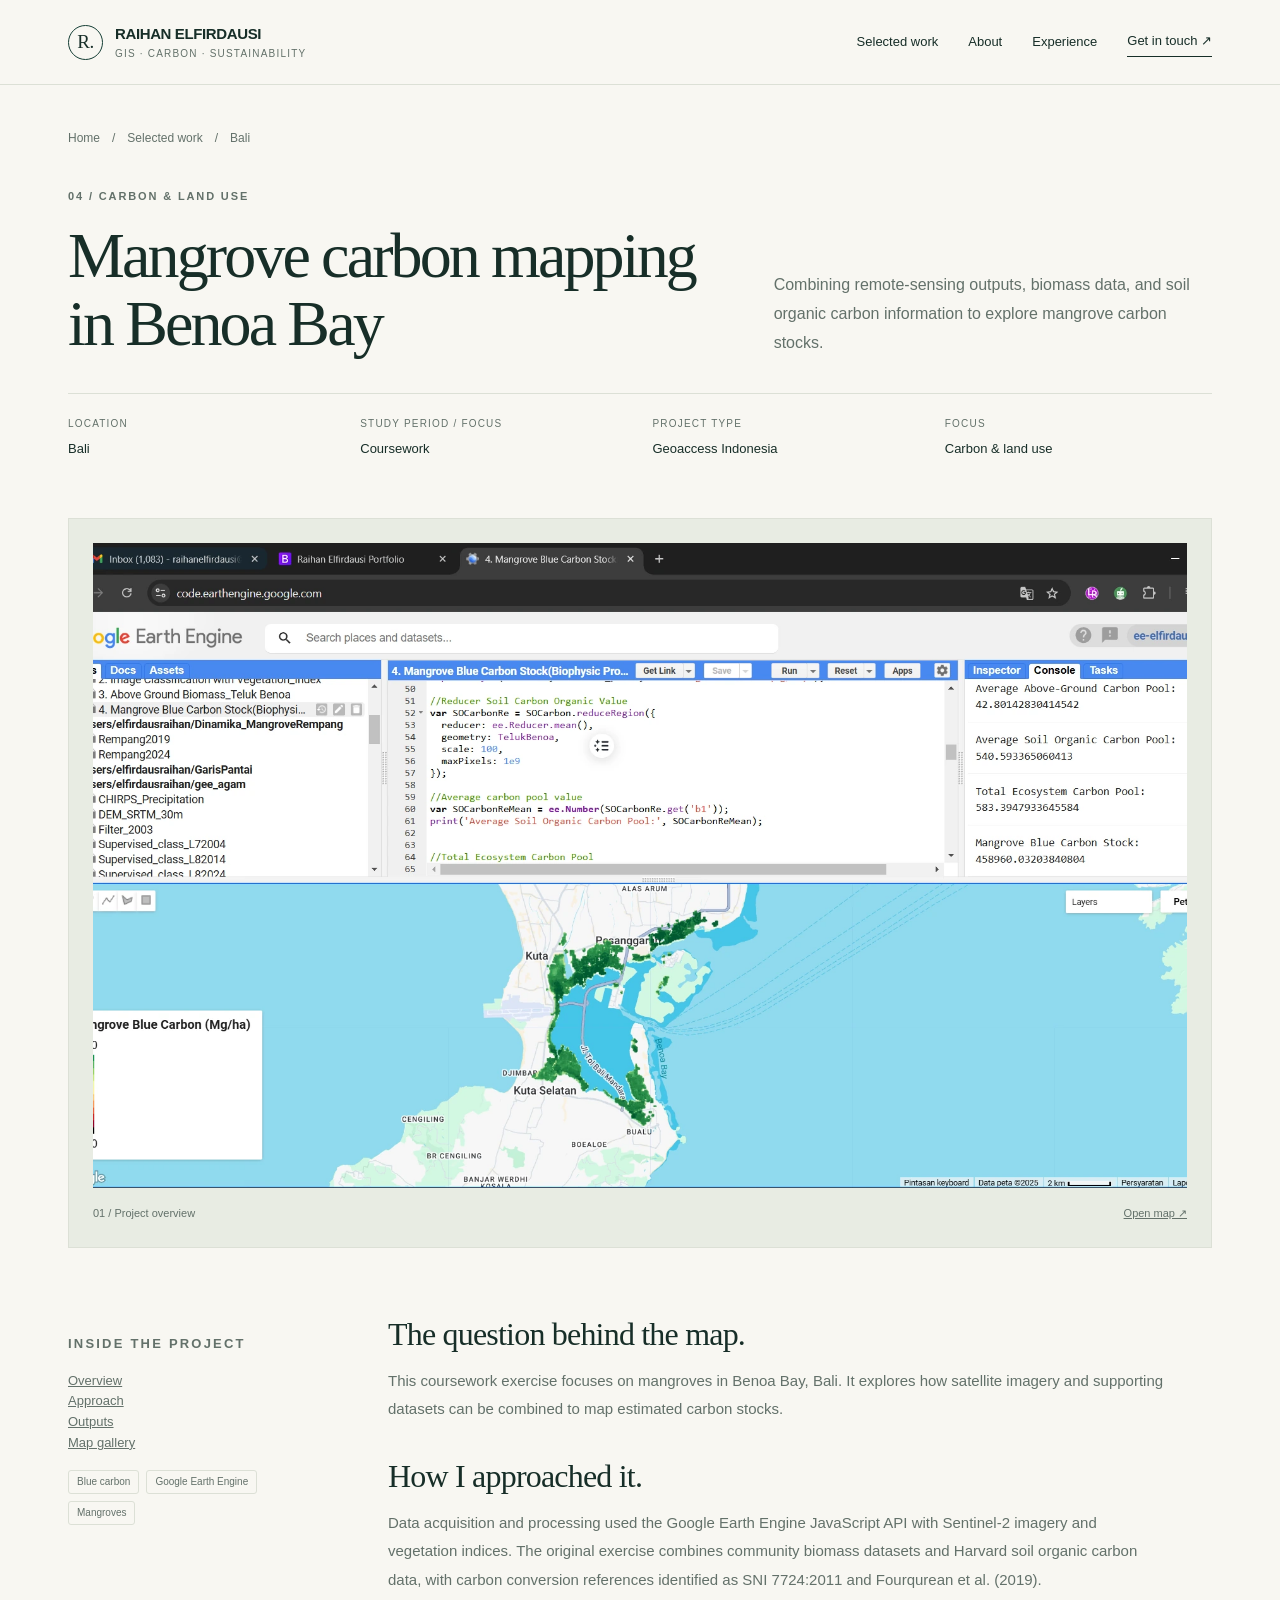
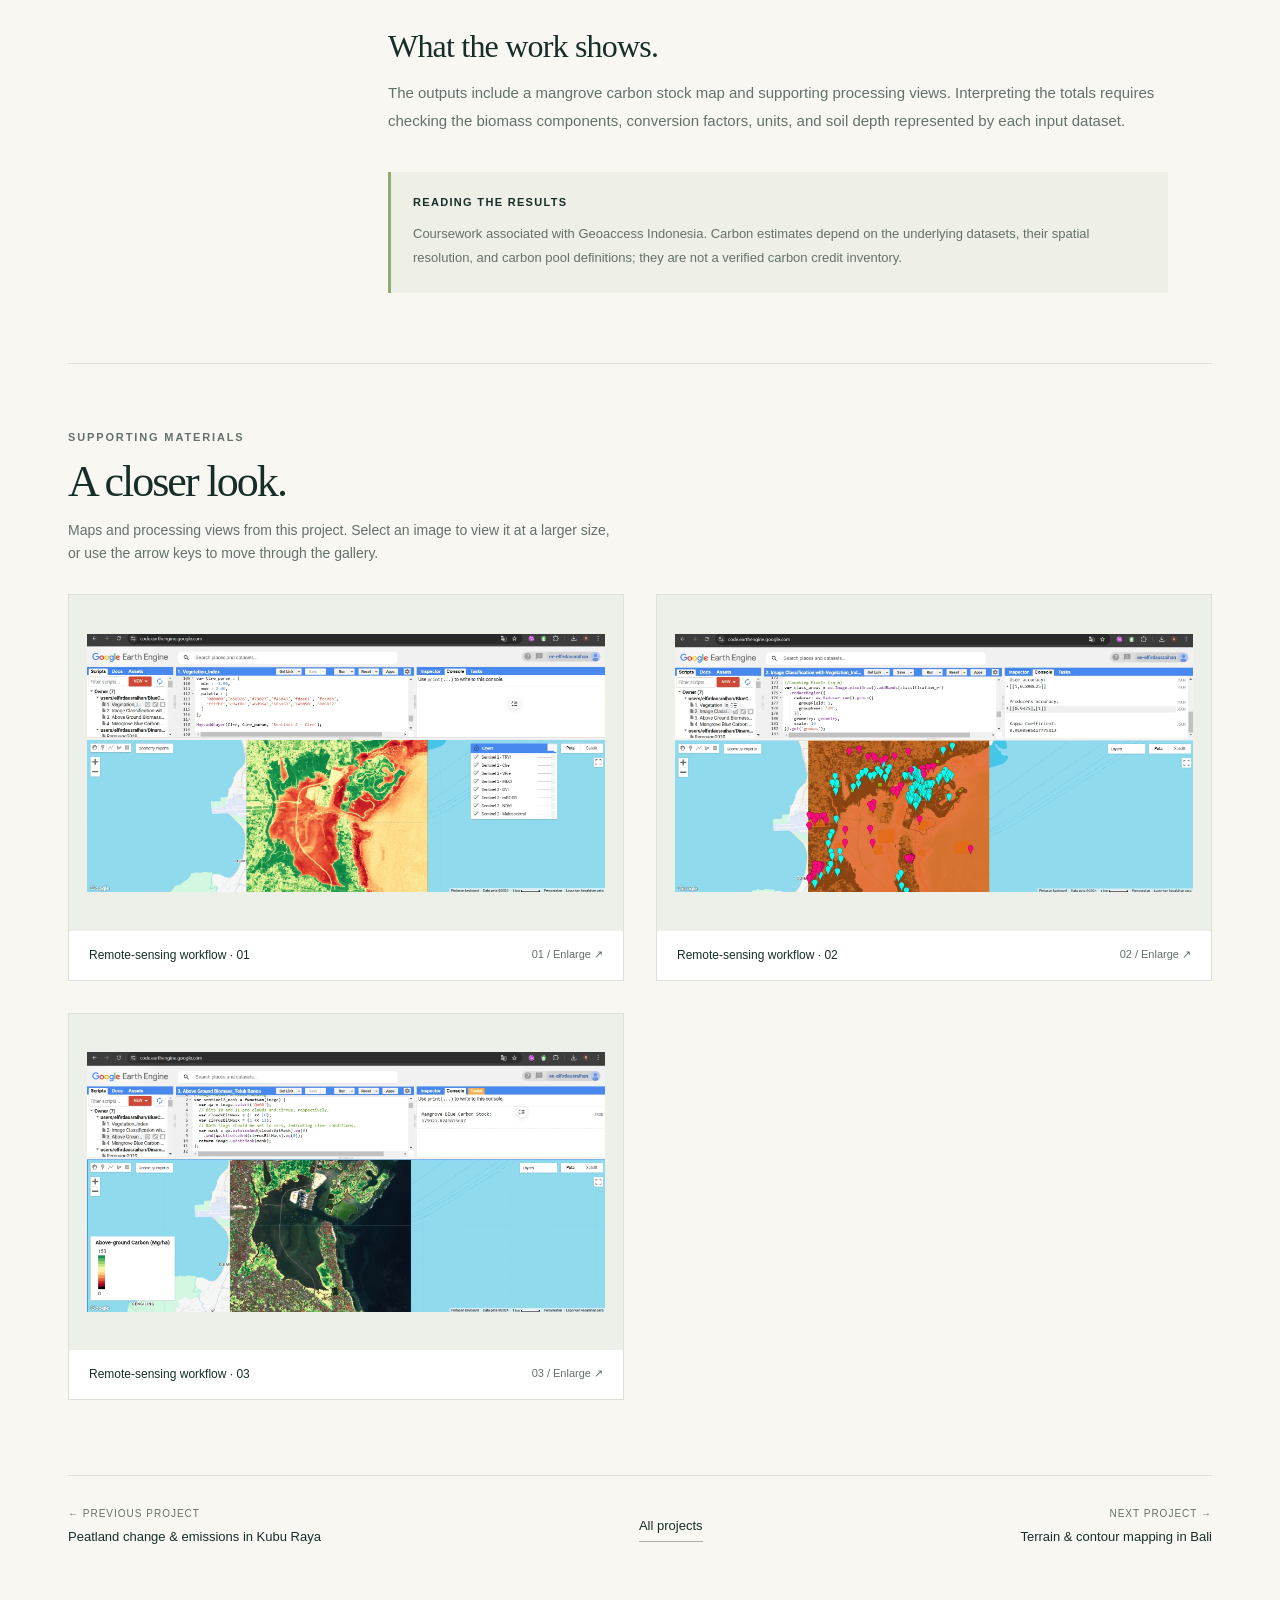
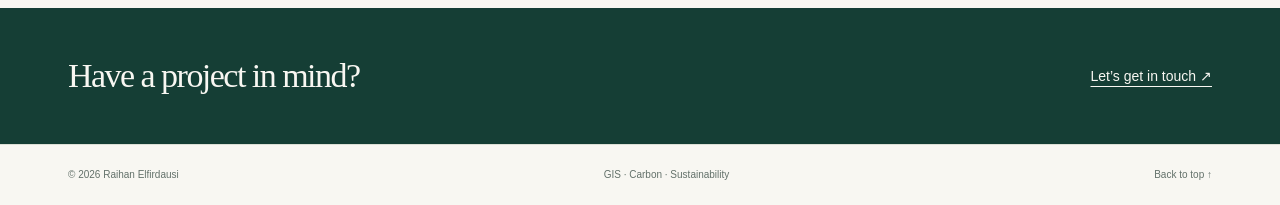
<file: BenoaBay.html>
<!doctype html><html lang="en"><head><meta charset="utf-8"><meta name="viewport" content="width=device-width,initial-scale=1"><meta name="theme-color" content="#153e35"><meta name="description" content="Combining remote-sensing outputs, biomass data, and soil organic carbon information to explore mangrove carbon stocks."><title>Mangrove carbon mapping in Benoa Bay | Raihan Elfirdausi</title><link rel="stylesheet" href="assets/site.css"></head><body><a class="skip" href="#main">Skip to content</a><header><div class="wrap nav"><a class="brand" href="index.html#home" aria-label="Raihan Elfirdausi home"><span class="monogram">R.</span><span>RAIHAN ELFIRDAUSI<small>GIS · CARBON · SUSTAINABILITY</small></span></a><button class="menu" aria-expanded="false" aria-controls="navigation">Menu +</button><nav class="navlinks" id="navigation" aria-label="Main navigation"><a href="index.html#projects">Selected work</a><a href="index.html#about">About</a><a href="index.html#experience">Experience</a><a class="nav-contact" href="index.html#contact">Get in touch ↗</a></nav></div></header><main id="main"><section class="case-top"><div class="wrap"><nav class="breadcrumb" aria-label="Breadcrumb"><a href="index.html">Home</a><span>/</span><a href="index.html#projects">Selected work</a><span>/</span><span>Bali</span></nav><div class="case-heading"><div><p class="eyebrow sub">04 / Carbon &amp; land use</p><h1>Mangrove carbon mapping in Benoa Bay</h1></div><p class="lede">Combining remote-sensing outputs, biomass data, and soil organic carbon information to explore mangrove carbon stocks.</p></div><dl class="case-meta"><div><dt>Location</dt><dd>Bali</dd></div><div><dt>Study period / focus</dt><dd>Coursework</dd></div><div><dt>Project type</dt><dd>Geoaccess Indonesia</dd></div><div><dt>Focus</dt><dd>Carbon &amp; land use</dd></div></dl></div></section><div class="wrap"><figure class="case-map"><a href="assets/projects/benoa-01.webp" class="case-cover-link" data-map="assets/projects/benoa-01.webp" data-caption="Mangrove carbon mapping in Benoa Bay" aria-label="Enlarge project overview map"><img src="assets/projects/benoa-01.webp" alt="Mangrove carbon mapping in Benoa Bay — project overview map" fetchpriority="high"></a><figcaption><span>01 / Project overview</span><a href="assets/projects/benoa-01.webp" target="_blank" rel="noopener">Open map ↗</a></figcaption></figure><div class="case-body"><aside class="case-aside"><p class="eyebrow">Inside the project</p><p><a href="#overview">Overview</a><br><a href="#approach">Approach</a><br><a href="#outputs">Outputs</a><br><a href="#gallery">Map gallery</a></p><div class="tags"><span>Blue carbon</span><span>Google Earth Engine</span><span>Mangroves</span></div></aside><div class="case-copy"><section id="overview"><h2>The question behind the map.</h2><p>This coursework exercise focuses on mangroves in Benoa Bay, Bali. It explores how satellite imagery and supporting datasets can be combined to map estimated carbon stocks.</p></section><section id="approach"><h2>How I approached it.</h2><p>Data acquisition and processing used the Google Earth Engine JavaScript API with Sentinel-2 imagery and vegetation indices. The original exercise combines community biomass datasets and Harvard soil organic carbon data, with carbon conversion references identified as SNI 7724:2011 and Fourqurean et al. (2019).</p></section><section id="outputs"><h2>What the work shows.</h2><p>The outputs include a mangrove carbon stock map and supporting processing views. Interpreting the totals requires checking the biomass components, conversion factors, units, and soil depth represented by each input dataset.</p></section><div class="reading-note"><h3>Reading the results</h3><p>Coursework associated with Geoaccess Indonesia. Carbon estimates depend on the underlying datasets, their spatial resolution, and carbon pool definitions; they are not a verified carbon credit inventory.</p></div></div></div><section class="gallery-section" id="gallery"><p class="eyebrow sub">Supporting materials</p><h2>A closer look.</h2><p class="gallery-intro">Maps and processing views from this project. Select an image to view it at a larger size, or use the arrow keys to move through the gallery.</p><div class="map-gallery"><figure class="map-tile"><button type="button" data-map="assets/projects/benoa-02.webp" data-caption="Remote-sensing workflow · 01" aria-label="Enlarge Remote-sensing workflow · 01"><img src="assets/projects/benoa-02.webp" alt="Remote-sensing workflow · 01 — Mangrove carbon mapping in Benoa Bay" loading="lazy" decoding="async"></button><figcaption>Remote-sensing workflow · 01<span>01 / Enlarge ↗</span></figcaption></figure><figure class="map-tile"><button type="button" data-map="assets/projects/benoa-03.webp" data-caption="Remote-sensing workflow · 02" aria-label="Enlarge Remote-sensing workflow · 02"><img src="assets/projects/benoa-03.webp" alt="Remote-sensing workflow · 02 — Mangrove carbon mapping in Benoa Bay" loading="lazy" decoding="async"></button><figcaption>Remote-sensing workflow · 02<span>02 / Enlarge ↗</span></figcaption></figure><figure class="map-tile"><button type="button" data-map="assets/projects/benoa-04.webp" data-caption="Remote-sensing workflow · 03" aria-label="Enlarge Remote-sensing workflow · 03"><img src="assets/projects/benoa-04.webp" alt="Remote-sensing workflow · 03 — Mangrove carbon mapping in Benoa Bay" loading="lazy" decoding="async"></button><figcaption>Remote-sensing workflow · 03<span>03 / Enlarge ↗</span></figcaption></figure></div></section><nav class="case-nav" aria-label="Project navigation"><a href="Peatland%20Kubu%20Raya.html"><small>← Previous project</small>Peatland change &amp; emissions in Kubu Raya</a><a href="index.html#projects" class="text-link">All projects</a><a href="Bali3D.html" class="next"><small>Next project →</small>Terrain &amp; contour mapping in Bali</a></nav></div><section class="case-contact"><div class="wrap"><h2>Have a project in mind?</h2><a href="mailto:elfirdausraihan@gmail.com">Let’s get in touch ↗</a></div></section><dialog class="lightbox" id="map-viewer" aria-labelledby="viewer-title"><div class="dialog-head"><span class="eyebrow" id="viewer-title">Project map</span><div class="lightbox-controls"><button id="previous-map" aria-label="Previous image">←</button><button id="next-map" aria-label="Next image">→</button><button class="close" aria-label="Close image">×</button></div></div><figure><img id="large-map" alt=""><figcaption><span id="map-caption"></span> · <a id="full-image" target="_blank" rel="noopener" >Open image in a new tab ↗</a></figcaption></figure></dialog></main><footer><div class="wrap footer-row"><span>© <span id="year">2026</span> Raihan Elfirdausi</span><span>GIS · Carbon · Sustainability</span><a href="#main">Back to top ↑</a></div></footer><script src="assets/site.js"></script><script>const viewer=document.getElementById('map-viewer'),items=[...document.querySelectorAll('[data-map]')];let current=0,trigger;function show(i){current=(i+items.length)%items.length;const item=items[current];document.getElementById('large-map').src=item.dataset.map;document.getElementById('large-map').alt=item.dataset.caption;document.getElementById('map-caption').textContent=item.dataset.caption;document.getElementById('viewer-title').textContent='Image '+(current+1)+' / '+items.length;document.getElementById('full-image').href=item.dataset.map}items.forEach((item,i)=>item.addEventListener('click',e=>{e.preventDefault();trigger=item;show(i);viewer.showModal();document.body.style.overflow='hidden'}));viewer.querySelector('.close').onclick=()=>viewer.close();document.getElementById('previous-map').onclick=()=>show(current-1);document.getElementById('next-map').onclick=()=>show(current+1);viewer.addEventListener('keydown',e=>{if(e.key==='ArrowLeft')show(current-1);if(e.key==='ArrowRight')show(current+1)});viewer.addEventListener('click',e=>{if(e.target===viewer){const r=viewer.getBoundingClientRect();if(e.clientX<r.left||e.clientX>r.right||e.clientY<r.top||e.clientY>r.bottom)viewer.close()}});viewer.addEventListener('close',()=>{document.body.style.overflow='';trigger?.focus()});</script></body></html>
</file>
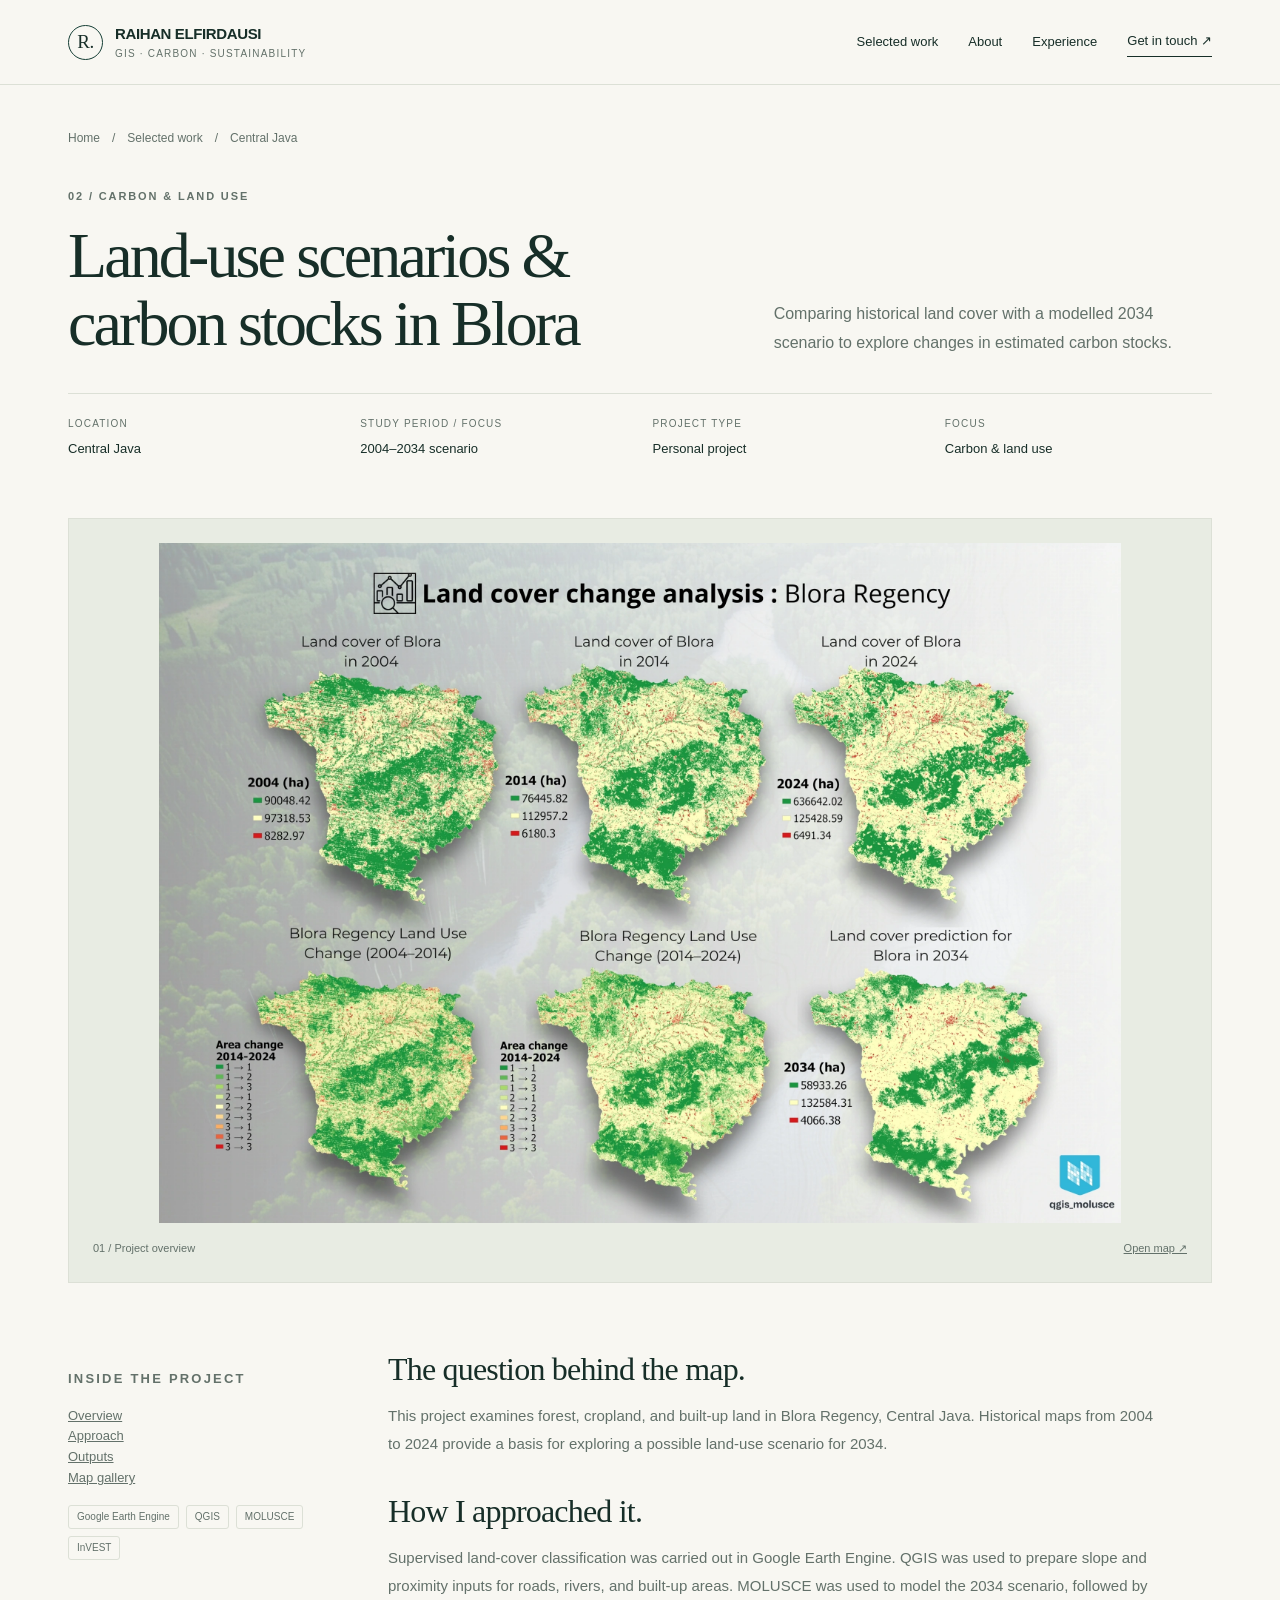
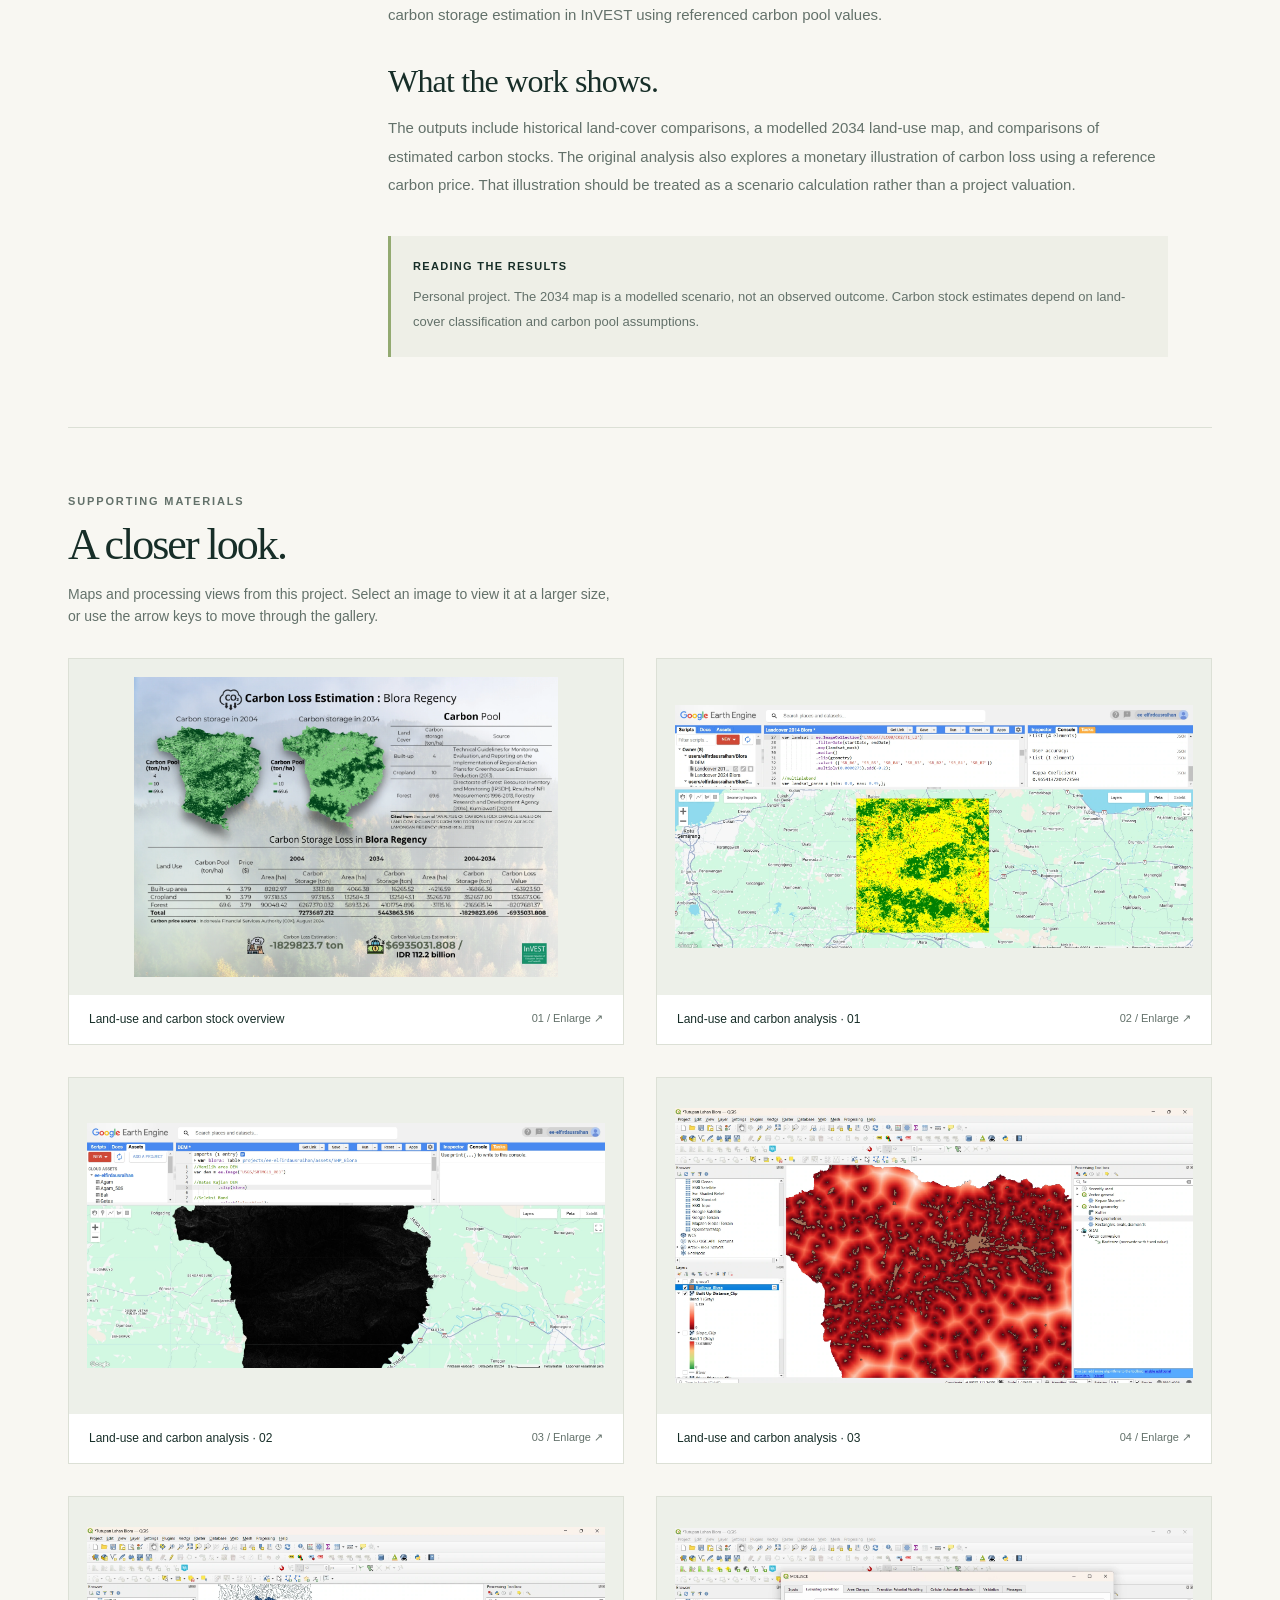
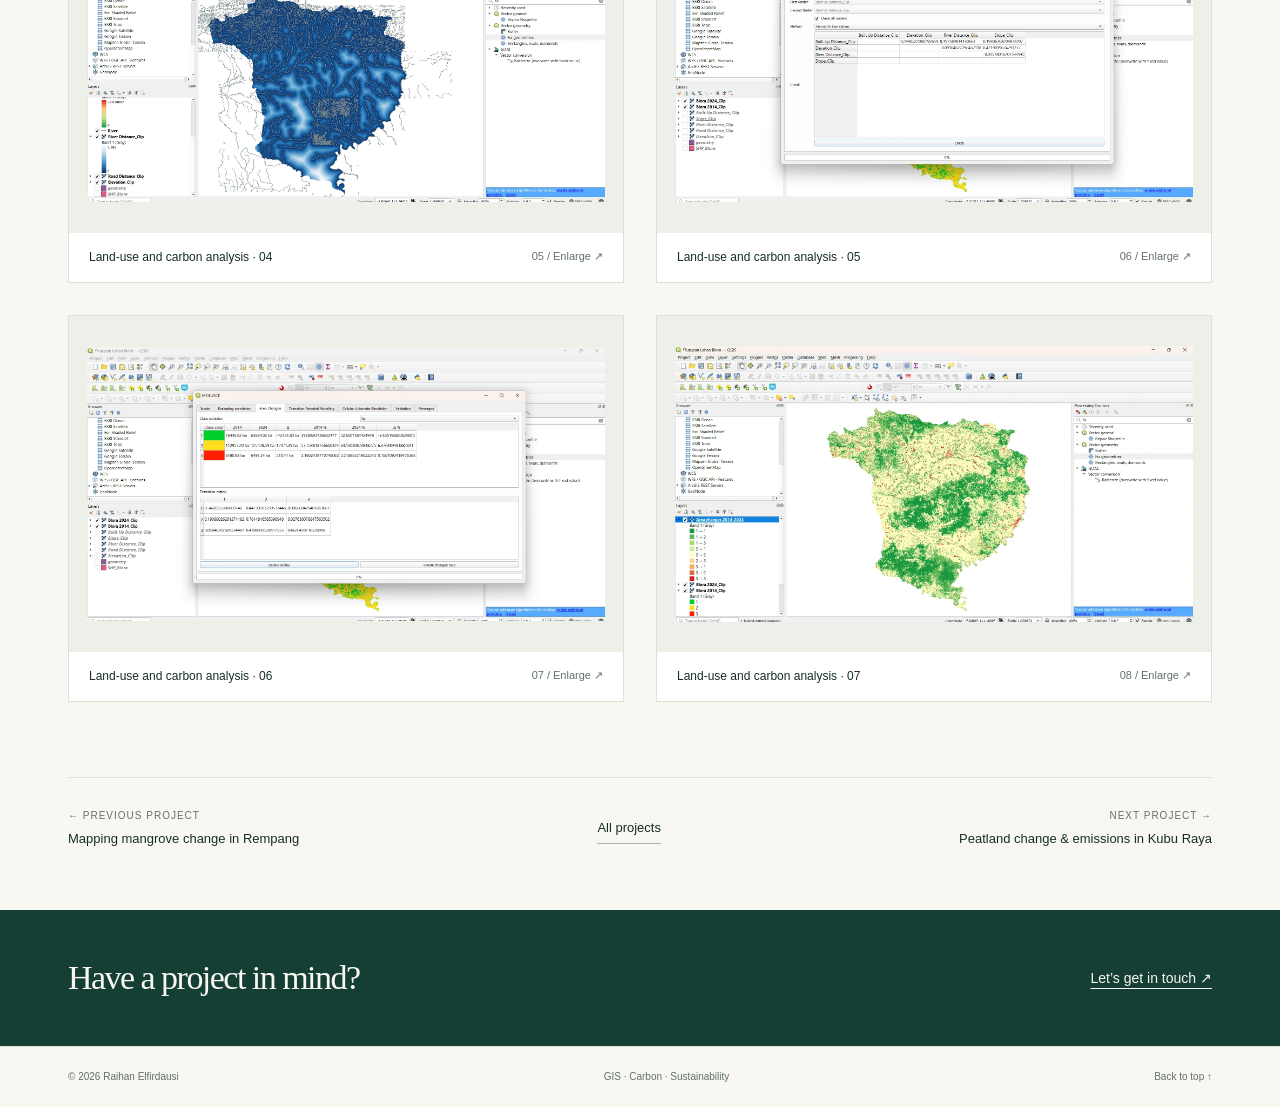
<file: CarbonBlora.html>
<!doctype html><html lang="en"><head><meta charset="utf-8"><meta name="viewport" content="width=device-width,initial-scale=1"><meta name="theme-color" content="#153e35"><meta name="description" content="Comparing historical land cover with a modelled 2034 scenario to explore changes in estimated carbon stocks."><title>Land-use scenarios &amp; carbon stocks in Blora | Raihan Elfirdausi</title><link rel="stylesheet" href="assets/site.css"></head><body><a class="skip" href="#main">Skip to content</a><header><div class="wrap nav"><a class="brand" href="index.html#home" aria-label="Raihan Elfirdausi home"><span class="monogram">R.</span><span>RAIHAN ELFIRDAUSI<small>GIS · CARBON · SUSTAINABILITY</small></span></a><button class="menu" aria-expanded="false" aria-controls="navigation">Menu +</button><nav class="navlinks" id="navigation" aria-label="Main navigation"><a href="index.html#projects">Selected work</a><a href="index.html#about">About</a><a href="index.html#experience">Experience</a><a class="nav-contact" href="index.html#contact">Get in touch ↗</a></nav></div></header><main id="main"><section class="case-top"><div class="wrap"><nav class="breadcrumb" aria-label="Breadcrumb"><a href="index.html">Home</a><span>/</span><a href="index.html#projects">Selected work</a><span>/</span><span>Central Java</span></nav><div class="case-heading"><div><p class="eyebrow sub">02 / Carbon &amp; land use</p><h1>Land-use scenarios &amp; carbon stocks in Blora</h1></div><p class="lede">Comparing historical land cover with a modelled 2034 scenario to explore changes in estimated carbon stocks.</p></div><dl class="case-meta"><div><dt>Location</dt><dd>Central Java</dd></div><div><dt>Study period / focus</dt><dd>2004–2034 scenario</dd></div><div><dt>Project type</dt><dd>Personal project</dd></div><div><dt>Focus</dt><dd>Carbon &amp; land use</dd></div></dl></div></section><div class="wrap"><figure class="case-map"><a href="assets/projects/blora-01.webp" class="case-cover-link" data-map="assets/projects/blora-01.webp" data-caption="Land-use scenarios &amp; carbon stocks in Blora" aria-label="Enlarge project overview map"><img src="assets/projects/blora-01.webp" alt="Land-use scenarios &amp; carbon stocks in Blora — project overview map" fetchpriority="high"></a><figcaption><span>01 / Project overview</span><a href="assets/projects/blora-01.webp" target="_blank" rel="noopener">Open map ↗</a></figcaption></figure><div class="case-body"><aside class="case-aside"><p class="eyebrow">Inside the project</p><p><a href="#overview">Overview</a><br><a href="#approach">Approach</a><br><a href="#outputs">Outputs</a><br><a href="#gallery">Map gallery</a></p><div class="tags"><span>Google Earth Engine</span><span>QGIS</span><span>MOLUSCE</span><span>InVEST</span></div></aside><div class="case-copy"><section id="overview"><h2>The question behind the map.</h2><p>This project examines forest, cropland, and built-up land in Blora Regency, Central Java. Historical maps from 2004 to 2024 provide a basis for exploring a possible land-use scenario for 2034.</p></section><section id="approach"><h2>How I approached it.</h2><p>Supervised land-cover classification was carried out in Google Earth Engine. QGIS was used to prepare slope and proximity inputs for roads, rivers, and built-up areas. MOLUSCE was used to model the 2034 scenario, followed by carbon storage estimation in InVEST using referenced carbon pool values.</p></section><section id="outputs"><h2>What the work shows.</h2><p>The outputs include historical land-cover comparisons, a modelled 2034 land-use map, and comparisons of estimated carbon stocks. The original analysis also explores a monetary illustration of carbon loss using a reference carbon price. That illustration should be treated as a scenario calculation rather than a project valuation.</p></section><div class="reading-note"><h3>Reading the results</h3><p>Personal project. The 2034 map is a modelled scenario, not an observed outcome. Carbon stock estimates depend on land-cover classification and carbon pool assumptions.</p></div></div></div><section class="gallery-section" id="gallery"><p class="eyebrow sub">Supporting materials</p><h2>A closer look.</h2><p class="gallery-intro">Maps and processing views from this project. Select an image to view it at a larger size, or use the arrow keys to move through the gallery.</p><div class="map-gallery"><figure class="map-tile"><button type="button" data-map="assets/projects/blora-02.webp" data-caption="Land-use and carbon stock overview" aria-label="Enlarge Land-use and carbon stock overview"><img src="assets/projects/blora-02.webp" alt="Land-use and carbon stock overview — Land-use scenarios &amp; carbon stocks in Blora" loading="lazy" decoding="async"></button><figcaption>Land-use and carbon stock overview<span>01 / Enlarge ↗</span></figcaption></figure><figure class="map-tile"><button type="button" data-map="assets/projects/blora-03.webp" data-caption="Land-use and carbon analysis · 01" aria-label="Enlarge Land-use and carbon analysis · 01"><img src="assets/projects/blora-03.webp" alt="Land-use and carbon analysis · 01 — Land-use scenarios &amp; carbon stocks in Blora" loading="lazy" decoding="async"></button><figcaption>Land-use and carbon analysis · 01<span>02 / Enlarge ↗</span></figcaption></figure><figure class="map-tile"><button type="button" data-map="assets/projects/blora-04.webp" data-caption="Land-use and carbon analysis · 02" aria-label="Enlarge Land-use and carbon analysis · 02"><img src="assets/projects/blora-04.webp" alt="Land-use and carbon analysis · 02 — Land-use scenarios &amp; carbon stocks in Blora" loading="lazy" decoding="async"></button><figcaption>Land-use and carbon analysis · 02<span>03 / Enlarge ↗</span></figcaption></figure><figure class="map-tile"><button type="button" data-map="assets/projects/blora-05.webp" data-caption="Land-use and carbon analysis · 03" aria-label="Enlarge Land-use and carbon analysis · 03"><img src="assets/projects/blora-05.webp" alt="Land-use and carbon analysis · 03 — Land-use scenarios &amp; carbon stocks in Blora" loading="lazy" decoding="async"></button><figcaption>Land-use and carbon analysis · 03<span>04 / Enlarge ↗</span></figcaption></figure><figure class="map-tile"><button type="button" data-map="assets/projects/blora-06.webp" data-caption="Land-use and carbon analysis · 04" aria-label="Enlarge Land-use and carbon analysis · 04"><img src="assets/projects/blora-06.webp" alt="Land-use and carbon analysis · 04 — Land-use scenarios &amp; carbon stocks in Blora" loading="lazy" decoding="async"></button><figcaption>Land-use and carbon analysis · 04<span>05 / Enlarge ↗</span></figcaption></figure><figure class="map-tile"><button type="button" data-map="assets/projects/blora-07.webp" data-caption="Land-use and carbon analysis · 05" aria-label="Enlarge Land-use and carbon analysis · 05"><img src="assets/projects/blora-07.webp" alt="Land-use and carbon analysis · 05 — Land-use scenarios &amp; carbon stocks in Blora" loading="lazy" decoding="async"></button><figcaption>Land-use and carbon analysis · 05<span>06 / Enlarge ↗</span></figcaption></figure><figure class="map-tile"><button type="button" data-map="assets/projects/blora-08.webp" data-caption="Land-use and carbon analysis · 06" aria-label="Enlarge Land-use and carbon analysis · 06"><img src="assets/projects/blora-08.webp" alt="Land-use and carbon analysis · 06 — Land-use scenarios &amp; carbon stocks in Blora" loading="lazy" decoding="async"></button><figcaption>Land-use and carbon analysis · 06<span>07 / Enlarge ↗</span></figcaption></figure><figure class="map-tile"><button type="button" data-map="assets/projects/blora-09.webp" data-caption="Land-use and carbon analysis · 07" aria-label="Enlarge Land-use and carbon analysis · 07"><img src="assets/projects/blora-09.webp" alt="Land-use and carbon analysis · 07 — Land-use scenarios &amp; carbon stocks in Blora" loading="lazy" decoding="async"></button><figcaption>Land-use and carbon analysis · 07<span>08 / Enlarge ↗</span></figcaption></figure></div></section><nav class="case-nav" aria-label="Project navigation"><a href="Rempang.html"><small>← Previous project</small>Mapping mangrove change in Rempang</a><a href="index.html#projects" class="text-link">All projects</a><a href="Peatland%20Kubu%20Raya.html" class="next"><small>Next project →</small>Peatland change &amp; emissions in Kubu Raya</a></nav></div><section class="case-contact"><div class="wrap"><h2>Have a project in mind?</h2><a href="mailto:elfirdausraihan@gmail.com">Let’s get in touch ↗</a></div></section><dialog class="lightbox" id="map-viewer" aria-labelledby="viewer-title"><div class="dialog-head"><span class="eyebrow" id="viewer-title">Project map</span><div class="lightbox-controls"><button id="previous-map" aria-label="Previous image">←</button><button id="next-map" aria-label="Next image">→</button><button class="close" aria-label="Close image">×</button></div></div><figure><img id="large-map" alt=""><figcaption><span id="map-caption"></span> · <a id="full-image" target="_blank" rel="noopener" >Open image in a new tab ↗</a></figcaption></figure></dialog></main><footer><div class="wrap footer-row"><span>© <span id="year">2026</span> Raihan Elfirdausi</span><span>GIS · Carbon · Sustainability</span><a href="#main">Back to top ↑</a></div></footer><script src="assets/site.js"></script><script>const viewer=document.getElementById('map-viewer'),items=[...document.querySelectorAll('[data-map]')];let current=0,trigger;function show(i){current=(i+items.length)%items.length;const item=items[current];document.getElementById('large-map').src=item.dataset.map;document.getElementById('large-map').alt=item.dataset.caption;document.getElementById('map-caption').textContent=item.dataset.caption;document.getElementById('viewer-title').textContent='Image '+(current+1)+' / '+items.length;document.getElementById('full-image').href=item.dataset.map}items.forEach((item,i)=>item.addEventListener('click',e=>{e.preventDefault();trigger=item;show(i);viewer.showModal();document.body.style.overflow='hidden'}));viewer.querySelector('.close').onclick=()=>viewer.close();document.getElementById('previous-map').onclick=()=>show(current-1);document.getElementById('next-map').onclick=()=>show(current+1);viewer.addEventListener('keydown',e=>{if(e.key==='ArrowLeft')show(current-1);if(e.key==='ArrowRight')show(current+1)});viewer.addEventListener('click',e=>{if(e.target===viewer){const r=viewer.getBoundingClientRect();if(e.clientX<r.left||e.clientX>r.right||e.clientY<r.top||e.clientY>r.bottom)viewer.close()}});viewer.addEventListener('close',()=>{document.body.style.overflow='';trigger?.focus()});</script></body></html>
</file>
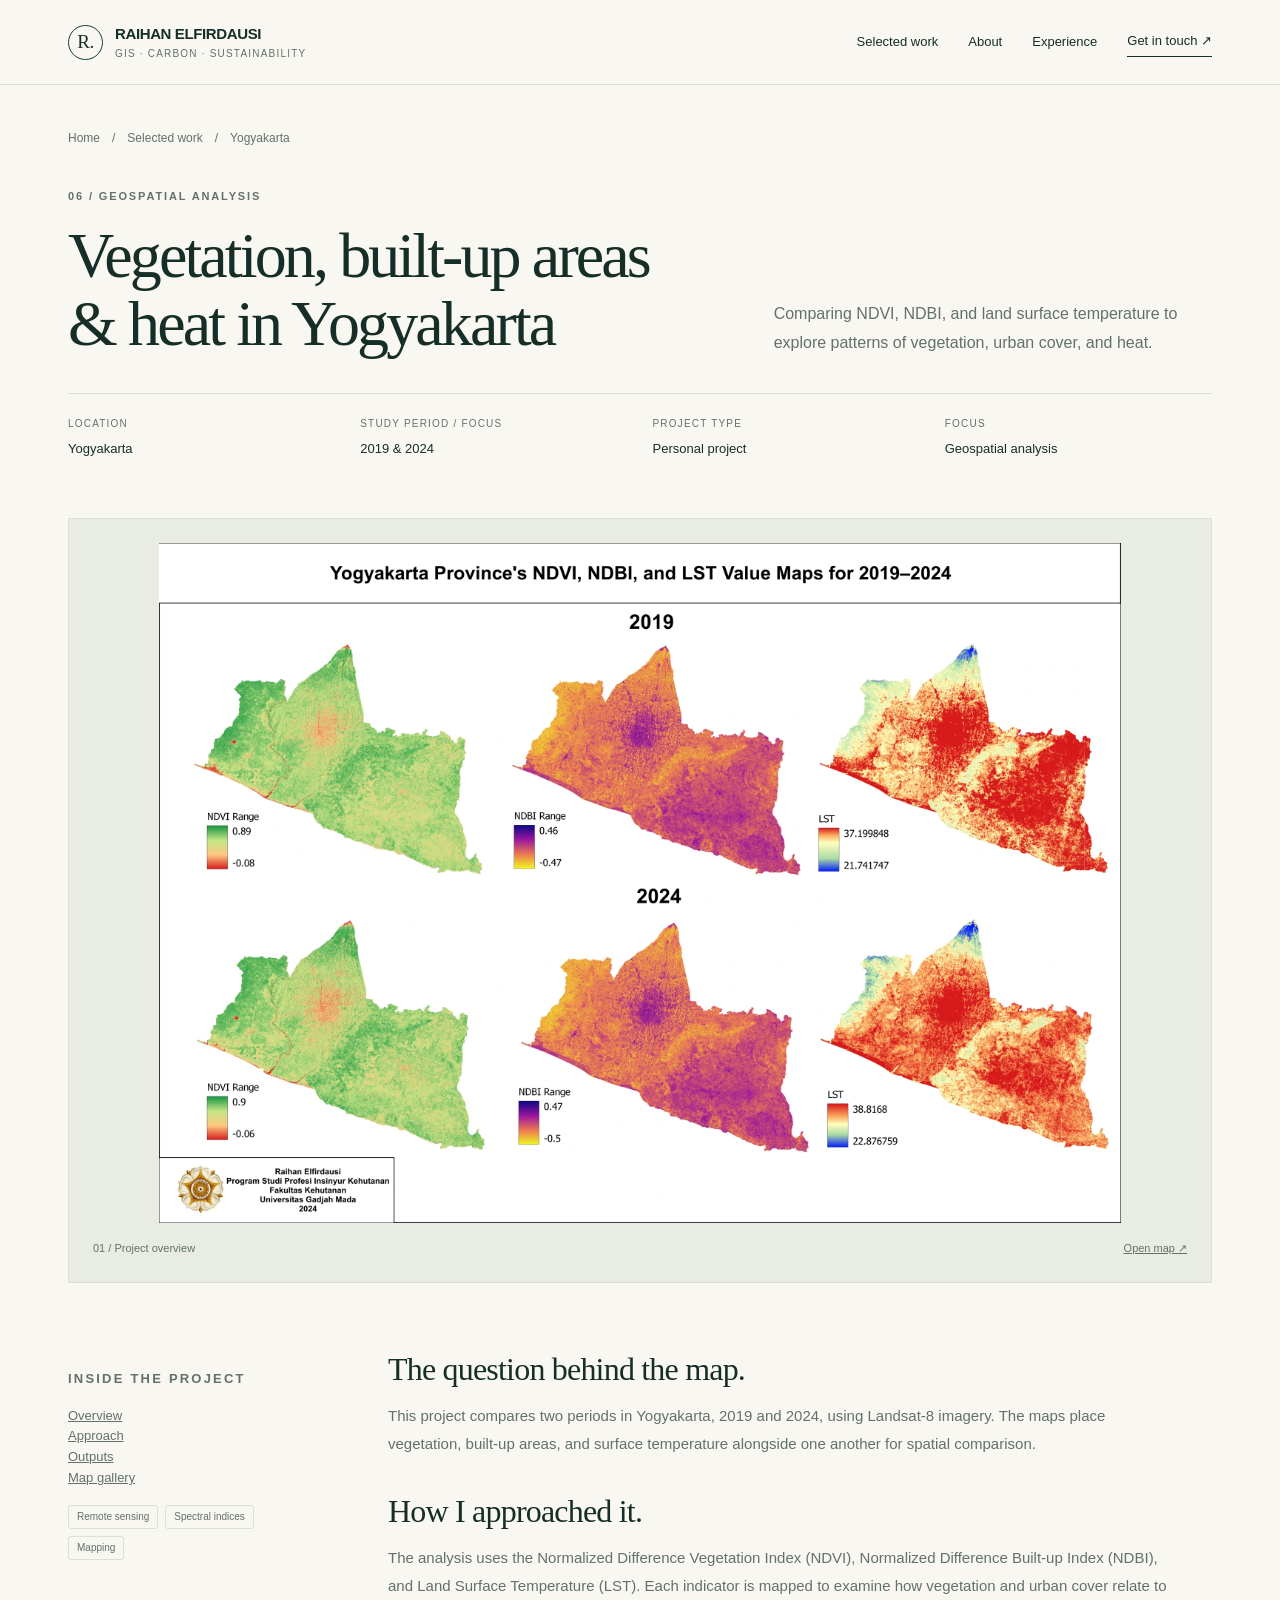
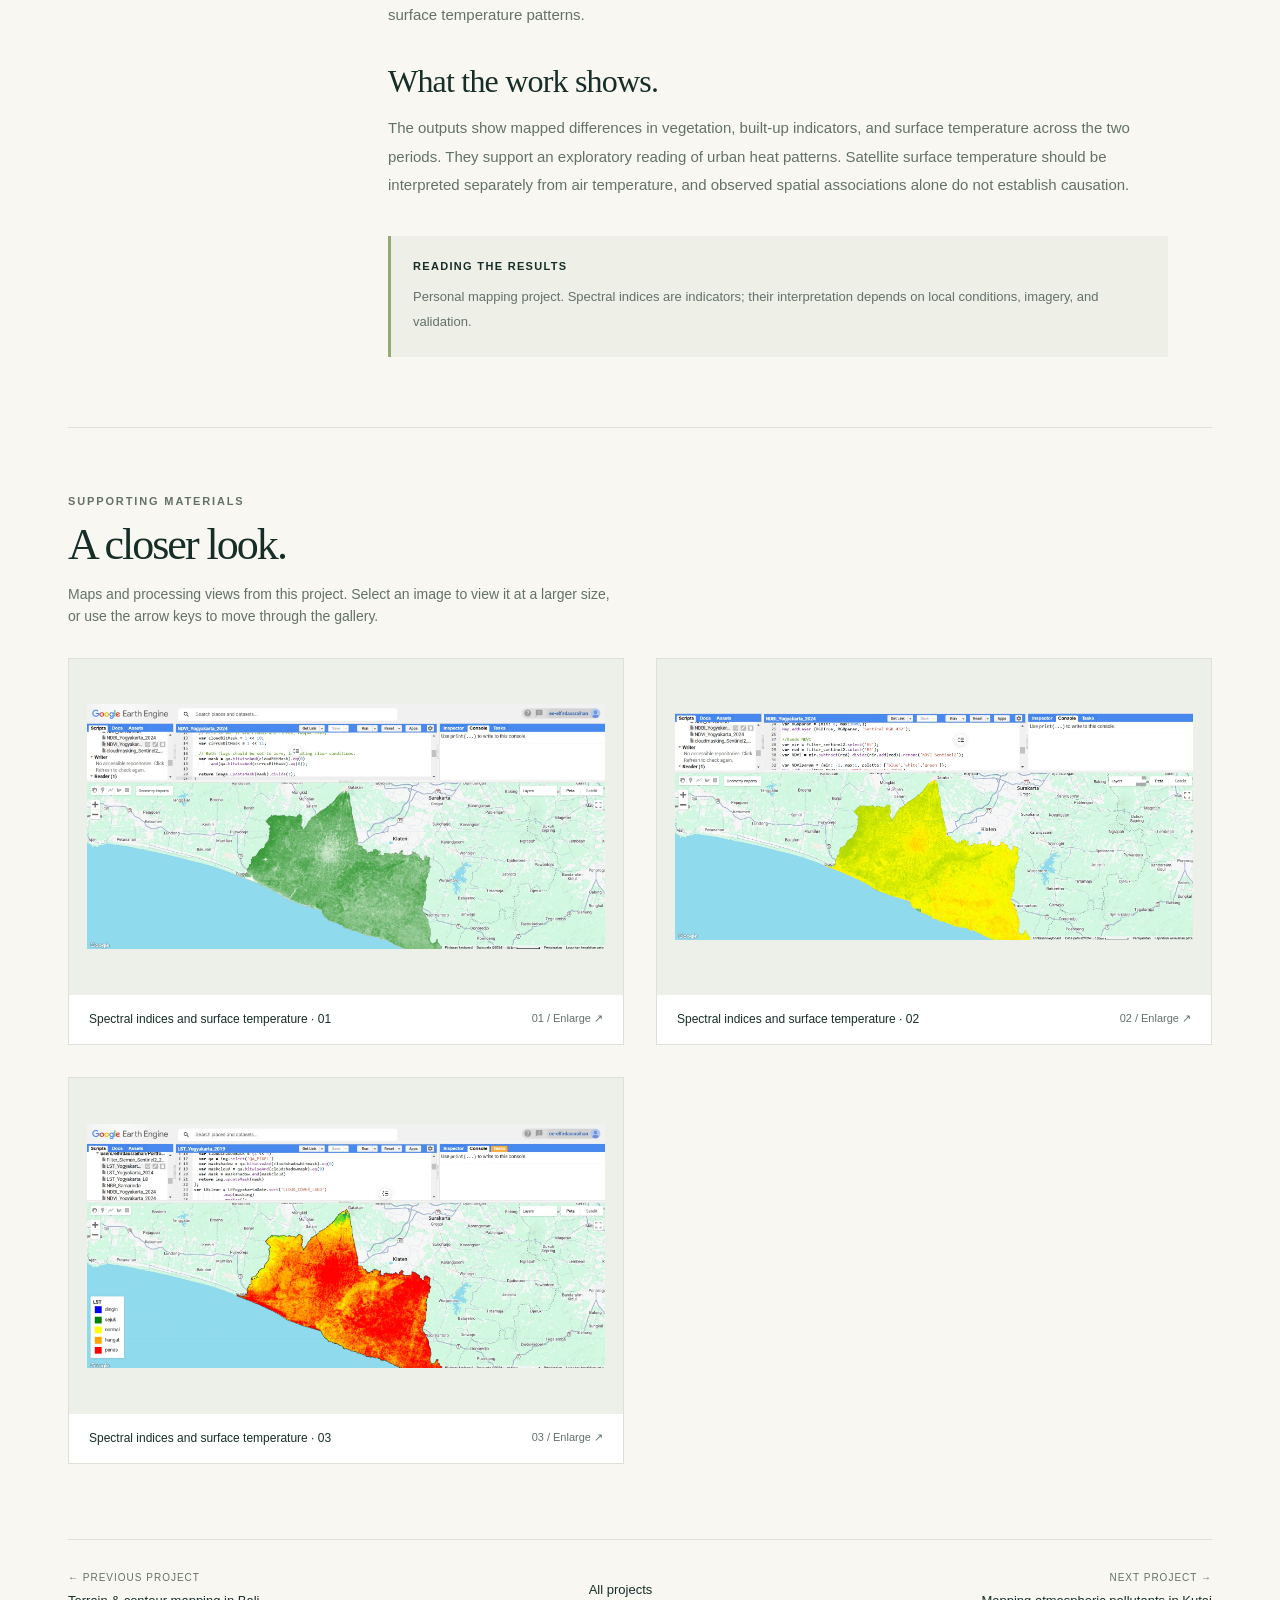
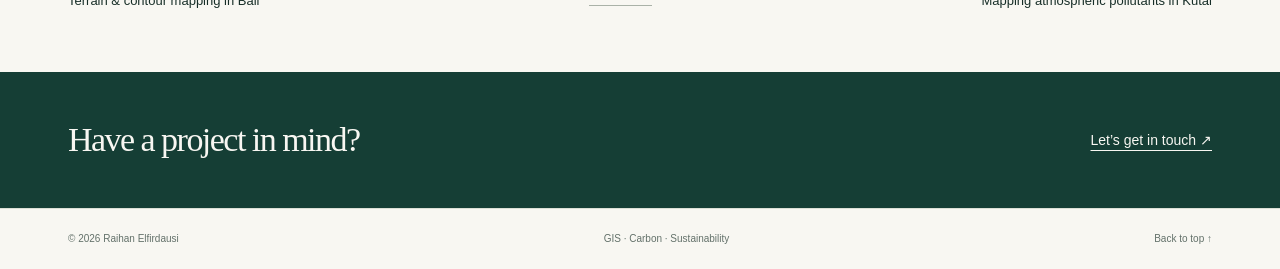
<file: IndeksYogyakarta.html>
<!doctype html><html lang="en"><head><meta charset="utf-8"><meta name="viewport" content="width=device-width,initial-scale=1"><meta name="theme-color" content="#153e35"><meta name="description" content="Comparing NDVI, NDBI, and land surface temperature to explore patterns of vegetation, urban cover, and heat."><title>Vegetation, built-up areas &amp; heat in Yogyakarta | Raihan Elfirdausi</title><link rel="stylesheet" href="assets/site.css"></head><body><a class="skip" href="#main">Skip to content</a><header><div class="wrap nav"><a class="brand" href="index.html#home" aria-label="Raihan Elfirdausi home"><span class="monogram">R.</span><span>RAIHAN ELFIRDAUSI<small>GIS · CARBON · SUSTAINABILITY</small></span></a><button class="menu" aria-expanded="false" aria-controls="navigation">Menu +</button><nav class="navlinks" id="navigation" aria-label="Main navigation"><a href="index.html#projects">Selected work</a><a href="index.html#about">About</a><a href="index.html#experience">Experience</a><a class="nav-contact" href="index.html#contact">Get in touch ↗</a></nav></div></header><main id="main"><section class="case-top"><div class="wrap"><nav class="breadcrumb" aria-label="Breadcrumb"><a href="index.html">Home</a><span>/</span><a href="index.html#projects">Selected work</a><span>/</span><span>Yogyakarta</span></nav><div class="case-heading"><div><p class="eyebrow sub">06 / Geospatial analysis</p><h1>Vegetation, built-up areas &amp; heat in Yogyakarta</h1></div><p class="lede">Comparing NDVI, NDBI, and land surface temperature to explore patterns of vegetation, urban cover, and heat.</p></div><dl class="case-meta"><div><dt>Location</dt><dd>Yogyakarta</dd></div><div><dt>Study period / focus</dt><dd>2019 &amp; 2024</dd></div><div><dt>Project type</dt><dd>Personal project</dd></div><div><dt>Focus</dt><dd>Geospatial analysis</dd></div></dl></div></section><div class="wrap"><figure class="case-map"><a href="assets/projects/indices-01.webp" class="case-cover-link" data-map="assets/projects/indices-01.webp" data-caption="Vegetation, built-up areas &amp; heat in Yogyakarta" aria-label="Enlarge project overview map"><img src="assets/projects/indices-01.webp" alt="Vegetation, built-up areas &amp; heat in Yogyakarta — project overview map" fetchpriority="high"></a><figcaption><span>01 / Project overview</span><a href="assets/projects/indices-01.webp" target="_blank" rel="noopener">Open map ↗</a></figcaption></figure><div class="case-body"><aside class="case-aside"><p class="eyebrow">Inside the project</p><p><a href="#overview">Overview</a><br><a href="#approach">Approach</a><br><a href="#outputs">Outputs</a><br><a href="#gallery">Map gallery</a></p><div class="tags"><span>Remote sensing</span><span>Spectral indices</span><span>Mapping</span></div></aside><div class="case-copy"><section id="overview"><h2>The question behind the map.</h2><p>This project compares two periods in Yogyakarta, 2019 and 2024, using Landsat-8 imagery. The maps place vegetation, built-up areas, and surface temperature alongside one another for spatial comparison.</p></section><section id="approach"><h2>How I approached it.</h2><p>The analysis uses the Normalized Difference Vegetation Index (NDVI), Normalized Difference Built-up Index (NDBI), and Land Surface Temperature (LST). Each indicator is mapped to examine how vegetation and urban cover relate to surface temperature patterns.</p></section><section id="outputs"><h2>What the work shows.</h2><p>The outputs show mapped differences in vegetation, built-up indicators, and surface temperature across the two periods. They support an exploratory reading of urban heat patterns. Satellite surface temperature should be interpreted separately from air temperature, and observed spatial associations alone do not establish causation.</p></section><div class="reading-note"><h3>Reading the results</h3><p>Personal mapping project. Spectral indices are indicators; their interpretation depends on local conditions, imagery, and validation.</p></div></div></div><section class="gallery-section" id="gallery"><p class="eyebrow sub">Supporting materials</p><h2>A closer look.</h2><p class="gallery-intro">Maps and processing views from this project. Select an image to view it at a larger size, or use the arrow keys to move through the gallery.</p><div class="map-gallery"><figure class="map-tile"><button type="button" data-map="assets/projects/indices-02.webp" data-caption="Spectral indices and surface temperature · 01" aria-label="Enlarge Spectral indices and surface temperature · 01"><img src="assets/projects/indices-02.webp" alt="Spectral indices and surface temperature · 01 — Vegetation, built-up areas &amp; heat in Yogyakarta" loading="lazy" decoding="async"></button><figcaption>Spectral indices and surface temperature · 01<span>01 / Enlarge ↗</span></figcaption></figure><figure class="map-tile"><button type="button" data-map="assets/projects/indices-03.webp" data-caption="Spectral indices and surface temperature · 02" aria-label="Enlarge Spectral indices and surface temperature · 02"><img src="assets/projects/indices-03.webp" alt="Spectral indices and surface temperature · 02 — Vegetation, built-up areas &amp; heat in Yogyakarta" loading="lazy" decoding="async"></button><figcaption>Spectral indices and surface temperature · 02<span>02 / Enlarge ↗</span></figcaption></figure><figure class="map-tile"><button type="button" data-map="assets/projects/indices-04.webp" data-caption="Spectral indices and surface temperature · 03" aria-label="Enlarge Spectral indices and surface temperature · 03"><img src="assets/projects/indices-04.webp" alt="Spectral indices and surface temperature · 03 — Vegetation, built-up areas &amp; heat in Yogyakarta" loading="lazy" decoding="async"></button><figcaption>Spectral indices and surface temperature · 03<span>03 / Enlarge ↗</span></figcaption></figure></div></section><nav class="case-nav" aria-label="Project navigation"><a href="Bali3D.html"><small>← Previous project</small>Terrain &amp; contour mapping in Bali</a><a href="index.html#projects" class="text-link">All projects</a><a href="Polusi.html" class="next"><small>Next project →</small>Mapping atmospheric pollutants in Kutai</a></nav></div><section class="case-contact"><div class="wrap"><h2>Have a project in mind?</h2><a href="mailto:elfirdausraihan@gmail.com">Let’s get in touch ↗</a></div></section><dialog class="lightbox" id="map-viewer" aria-labelledby="viewer-title"><div class="dialog-head"><span class="eyebrow" id="viewer-title">Project map</span><div class="lightbox-controls"><button id="previous-map" aria-label="Previous image">←</button><button id="next-map" aria-label="Next image">→</button><button class="close" aria-label="Close image">×</button></div></div><figure><img id="large-map" alt=""><figcaption><span id="map-caption"></span> · <a id="full-image" target="_blank" rel="noopener" >Open image in a new tab ↗</a></figcaption></figure></dialog></main><footer><div class="wrap footer-row"><span>© <span id="year">2026</span> Raihan Elfirdausi</span><span>GIS · Carbon · Sustainability</span><a href="#main">Back to top ↑</a></div></footer><script src="assets/site.js"></script><script>const viewer=document.getElementById('map-viewer'),items=[...document.querySelectorAll('[data-map]')];let current=0,trigger;function show(i){current=(i+items.length)%items.length;const item=items[current];document.getElementById('large-map').src=item.dataset.map;document.getElementById('large-map').alt=item.dataset.caption;document.getElementById('map-caption').textContent=item.dataset.caption;document.getElementById('viewer-title').textContent='Image '+(current+1)+' / '+items.length;document.getElementById('full-image').href=item.dataset.map}items.forEach((item,i)=>item.addEventListener('click',e=>{e.preventDefault();trigger=item;show(i);viewer.showModal();document.body.style.overflow='hidden'}));viewer.querySelector('.close').onclick=()=>viewer.close();document.getElementById('previous-map').onclick=()=>show(current-1);document.getElementById('next-map').onclick=()=>show(current+1);viewer.addEventListener('keydown',e=>{if(e.key==='ArrowLeft')show(current-1);if(e.key==='ArrowRight')show(current+1)});viewer.addEventListener('click',e=>{if(e.target===viewer){const r=viewer.getBoundingClientRect();if(e.clientX<r.left||e.clientX>r.right||e.clientY<r.top||e.clientY>r.bottom)viewer.close()}});viewer.addEventListener('close',()=>{document.body.style.overflow='';trigger?.focus()});</script></body></html>
</file>
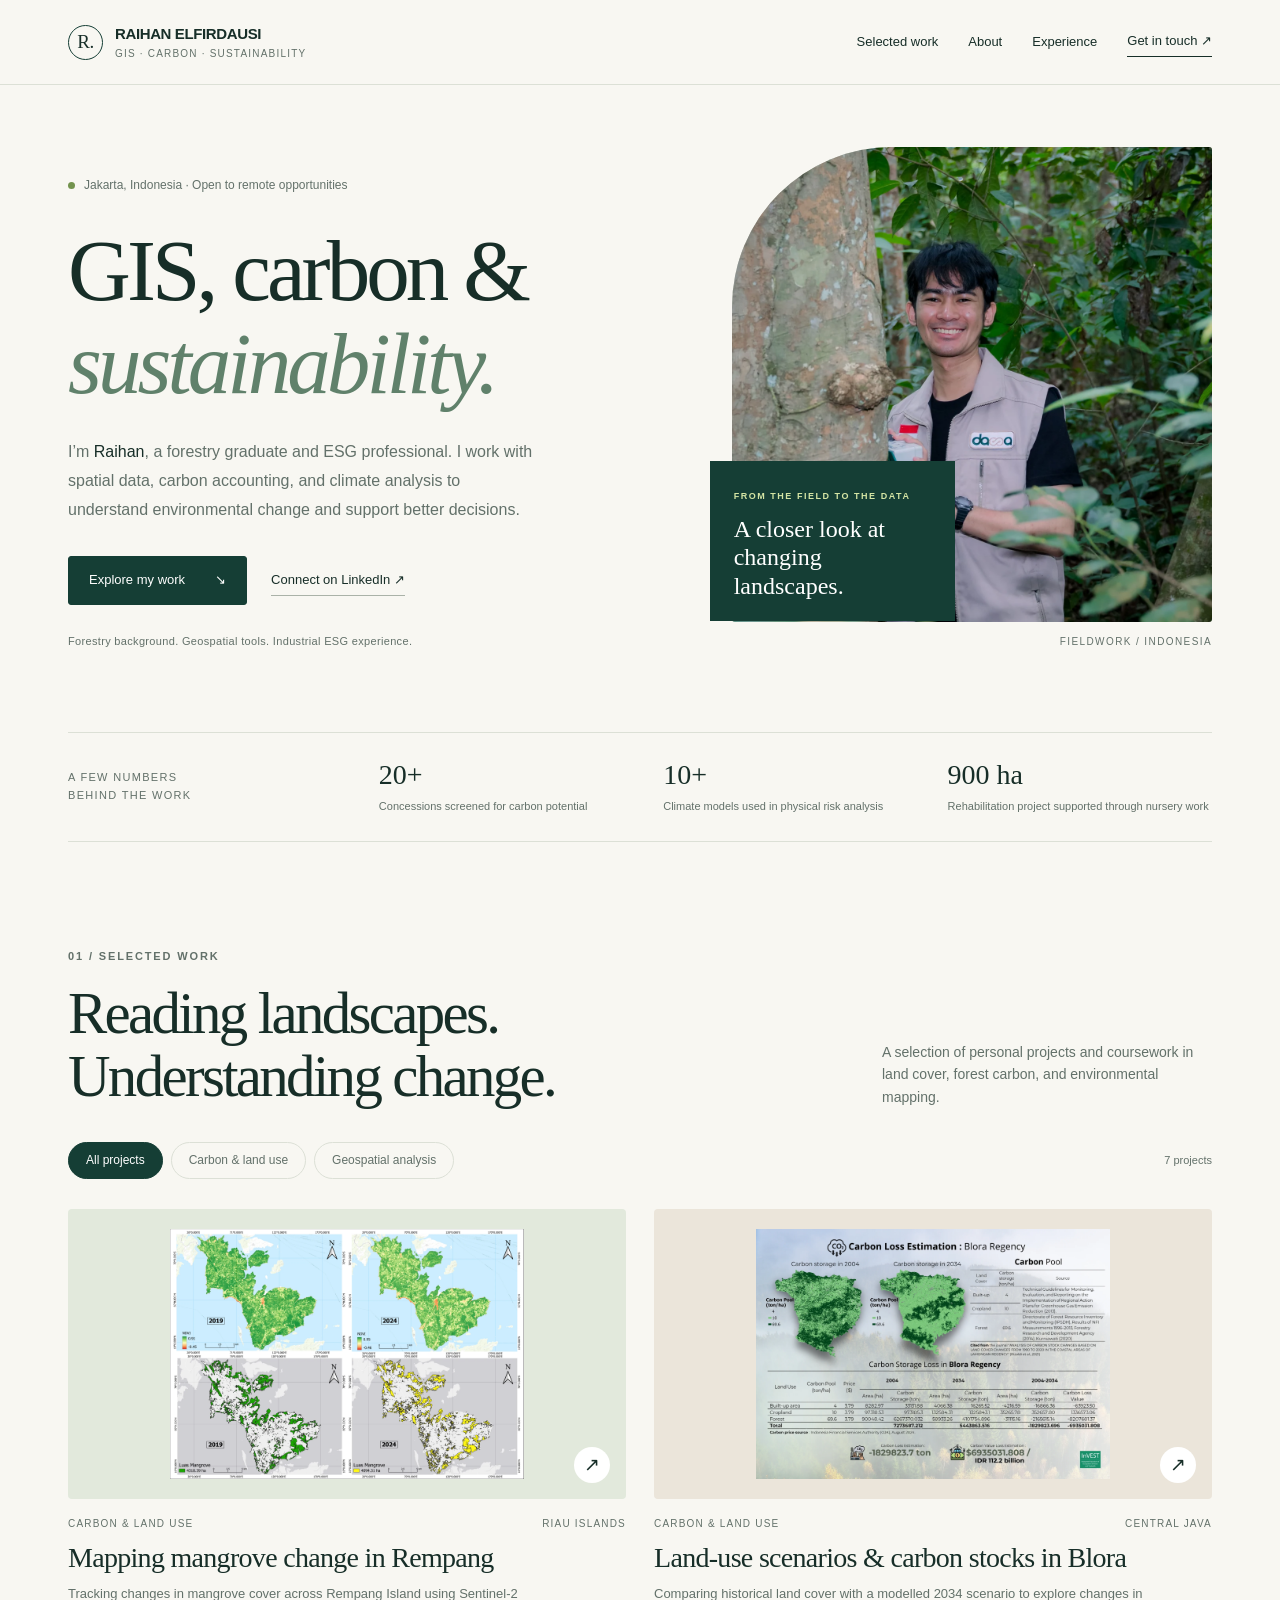
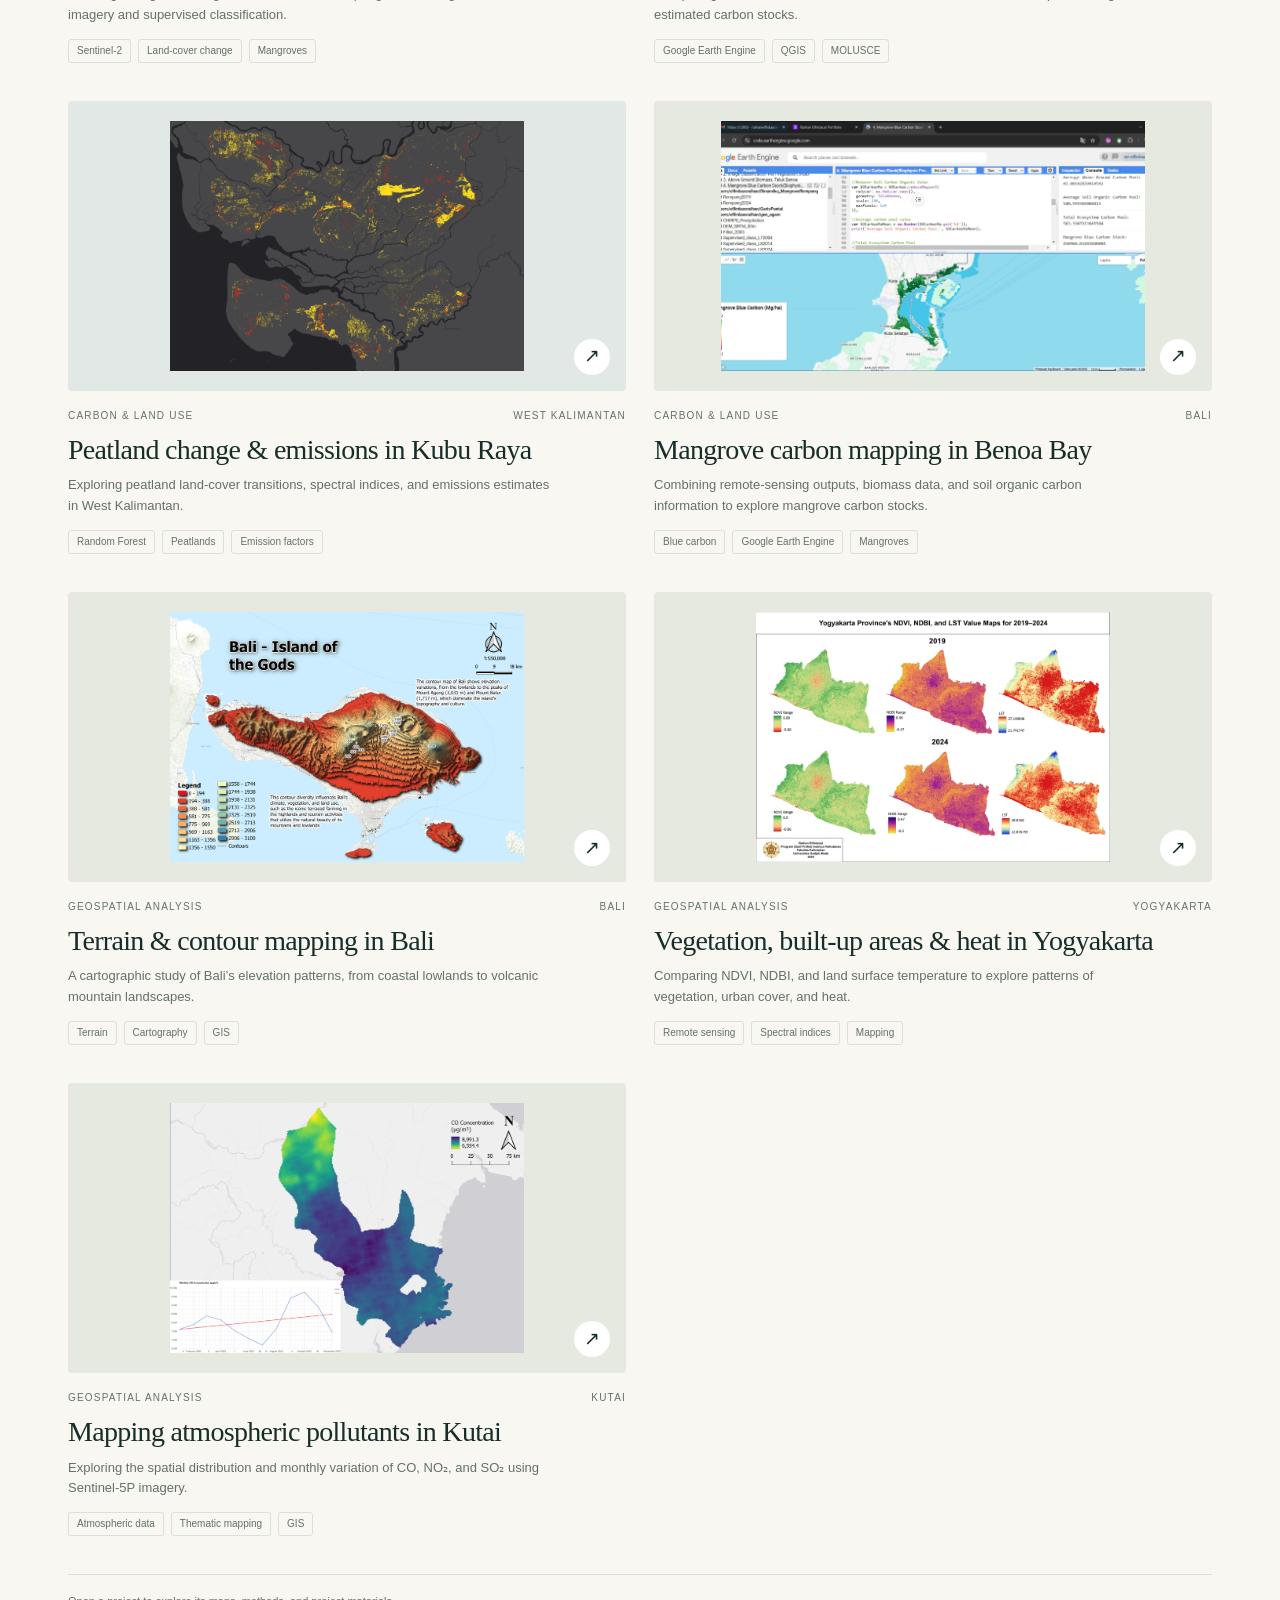
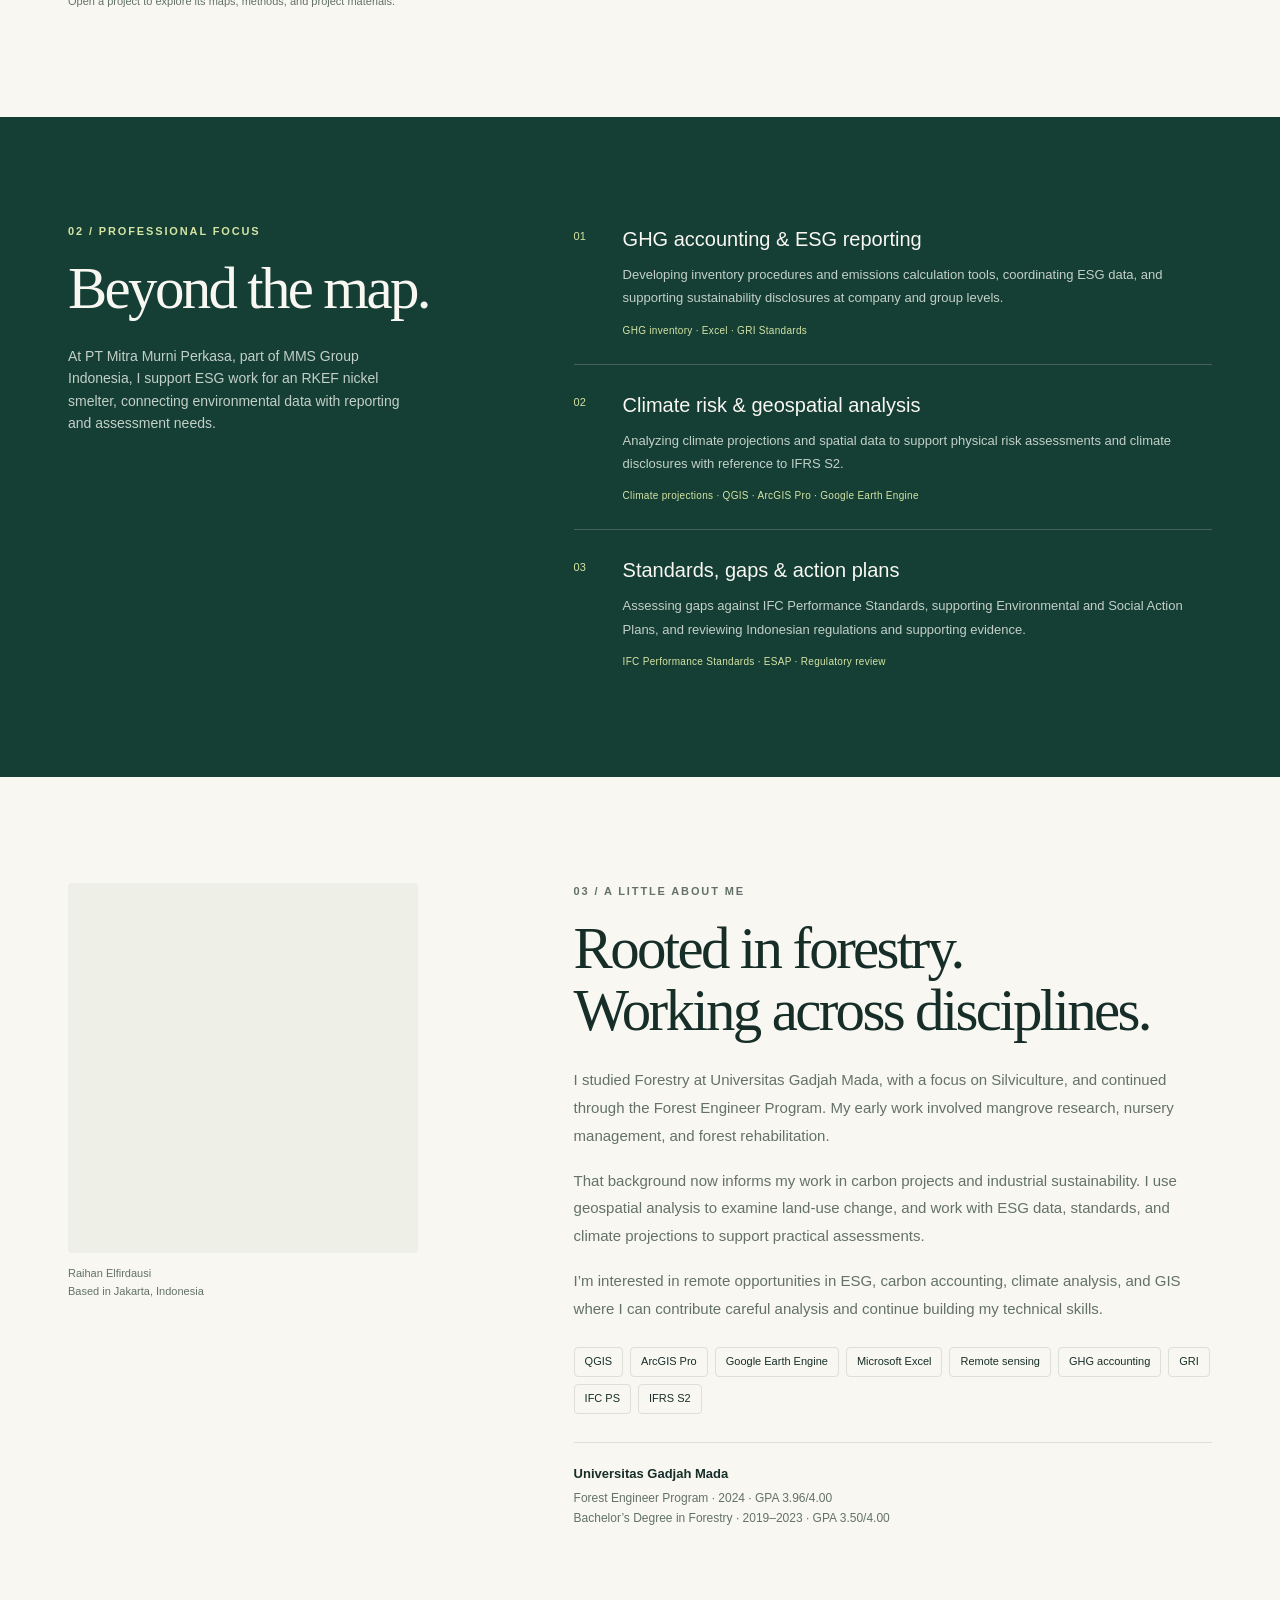
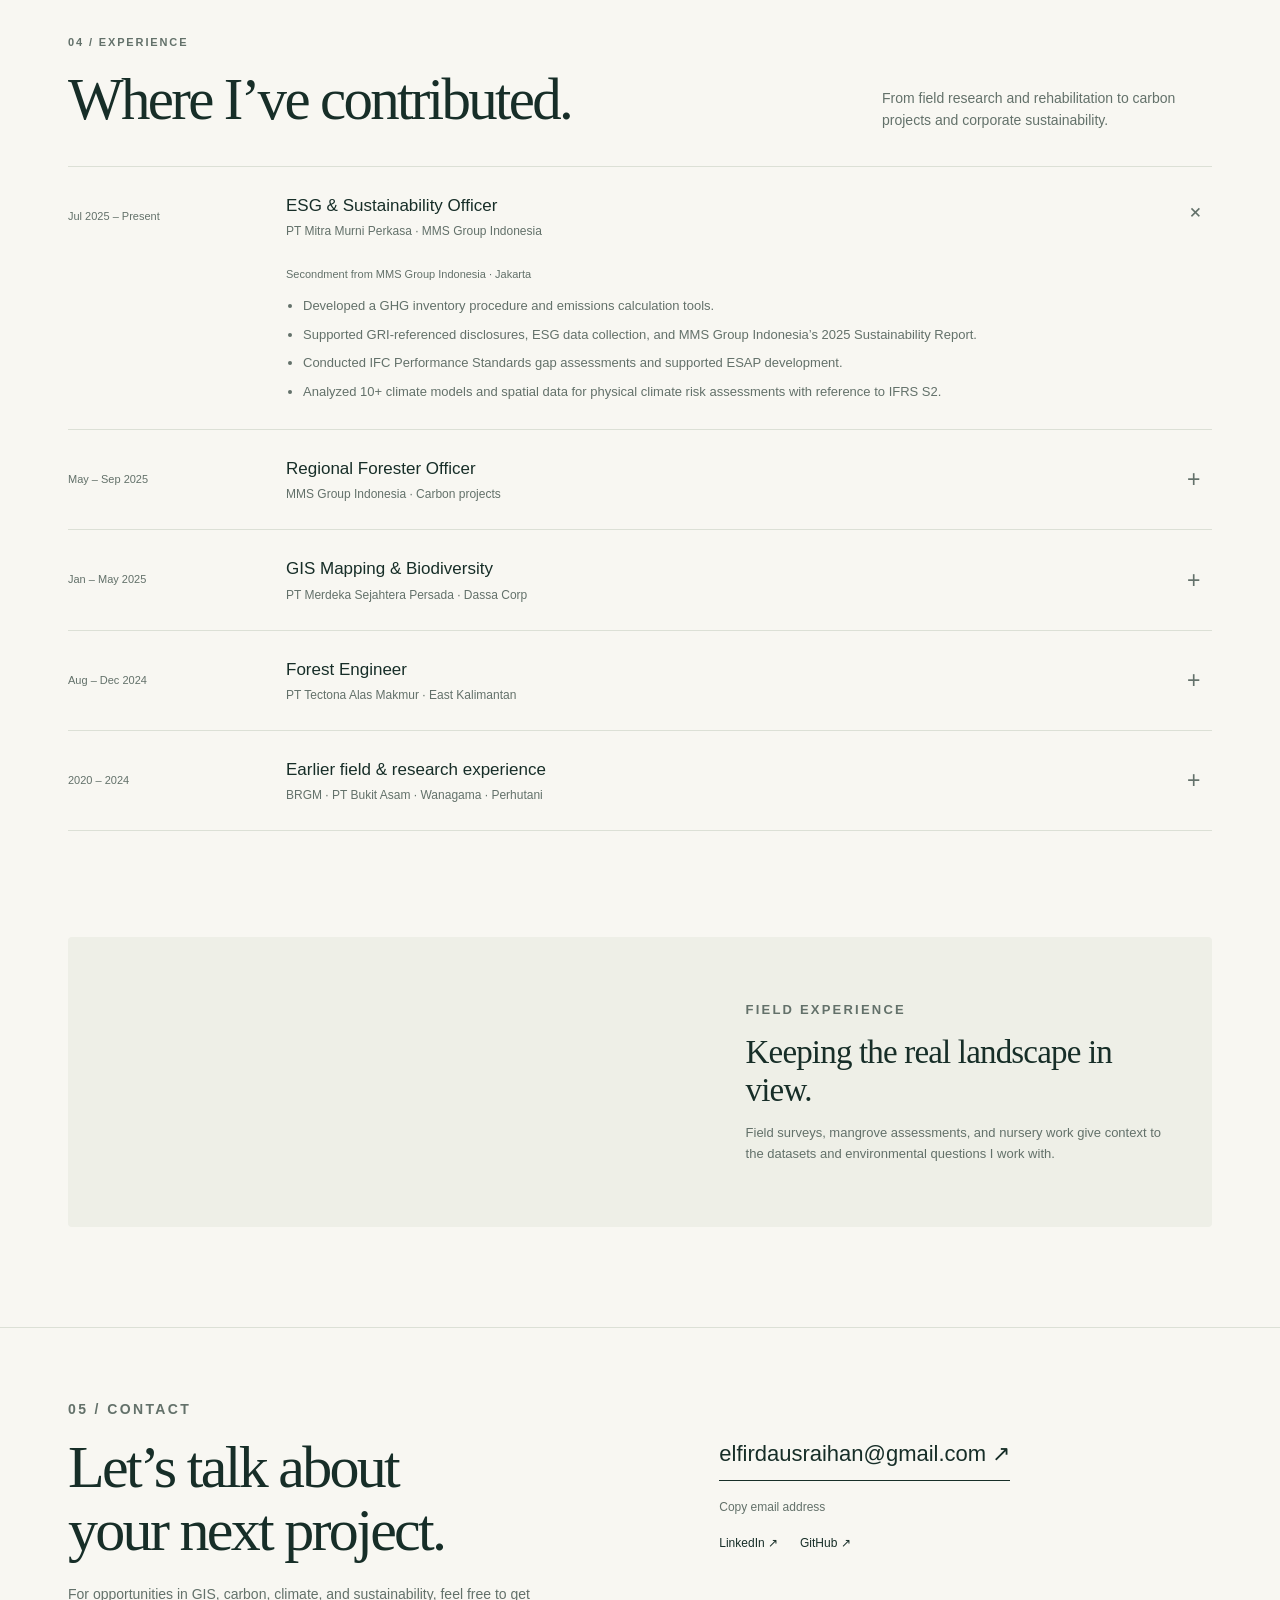
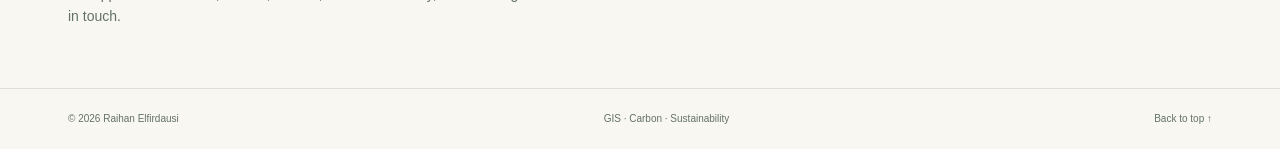
<file: index - backup sned message.html>
<!doctype html><html lang="en"><head><meta charset="utf-8"><meta name="viewport" content="width=device-width,initial-scale=1"><meta http-equiv="refresh" content="0;url=index.html"><meta name="theme-color" content="#153e35"><meta name="description" content="Explore Raihan’s GIS, carbon and sustainability work."><title>Portfolio | Raihan Elfirdausi</title><link rel="stylesheet" href="assets/site.css"></head><body><a class="skip" href="#main">Skip to content</a><header><div class="wrap nav"><a class="brand" href="index.html#home" aria-label="Raihan Elfirdausi home"><span class="monogram">R.</span><span>RAIHAN ELFIRDAUSI<small>GIS · CARBON · SUSTAINABILITY</small></span></a><button class="menu" aria-expanded="false" aria-controls="navigation">Menu +</button><nav class="navlinks" id="navigation" aria-label="Main navigation"><a href="index.html#projects">Selected work</a><a href="index.html#about">About</a><a href="index.html#experience">Experience</a><a class="nav-contact" href="index.html#contact">Get in touch ↗</a></nav></div></header><main id="main"><section class="section"><div class="wrap"><p class="eyebrow sub">Raihan Elfirdausi / Portfolio</p><h1>Continue exploring.</h1><p>This page is now part of the updated portfolio.</p><div class="actions"><a class="button" href="index.html">View portfolio ↗</a></div></div></section></main><footer><div class="wrap footer-row"><span>© <span id="year">2026</span> Raihan Elfirdausi</span><span>GIS · Carbon · Sustainability</span><a href="index.html#home">Back to top ↑</a></div></footer><script src="assets/site.js"></script></body></html>
</file>
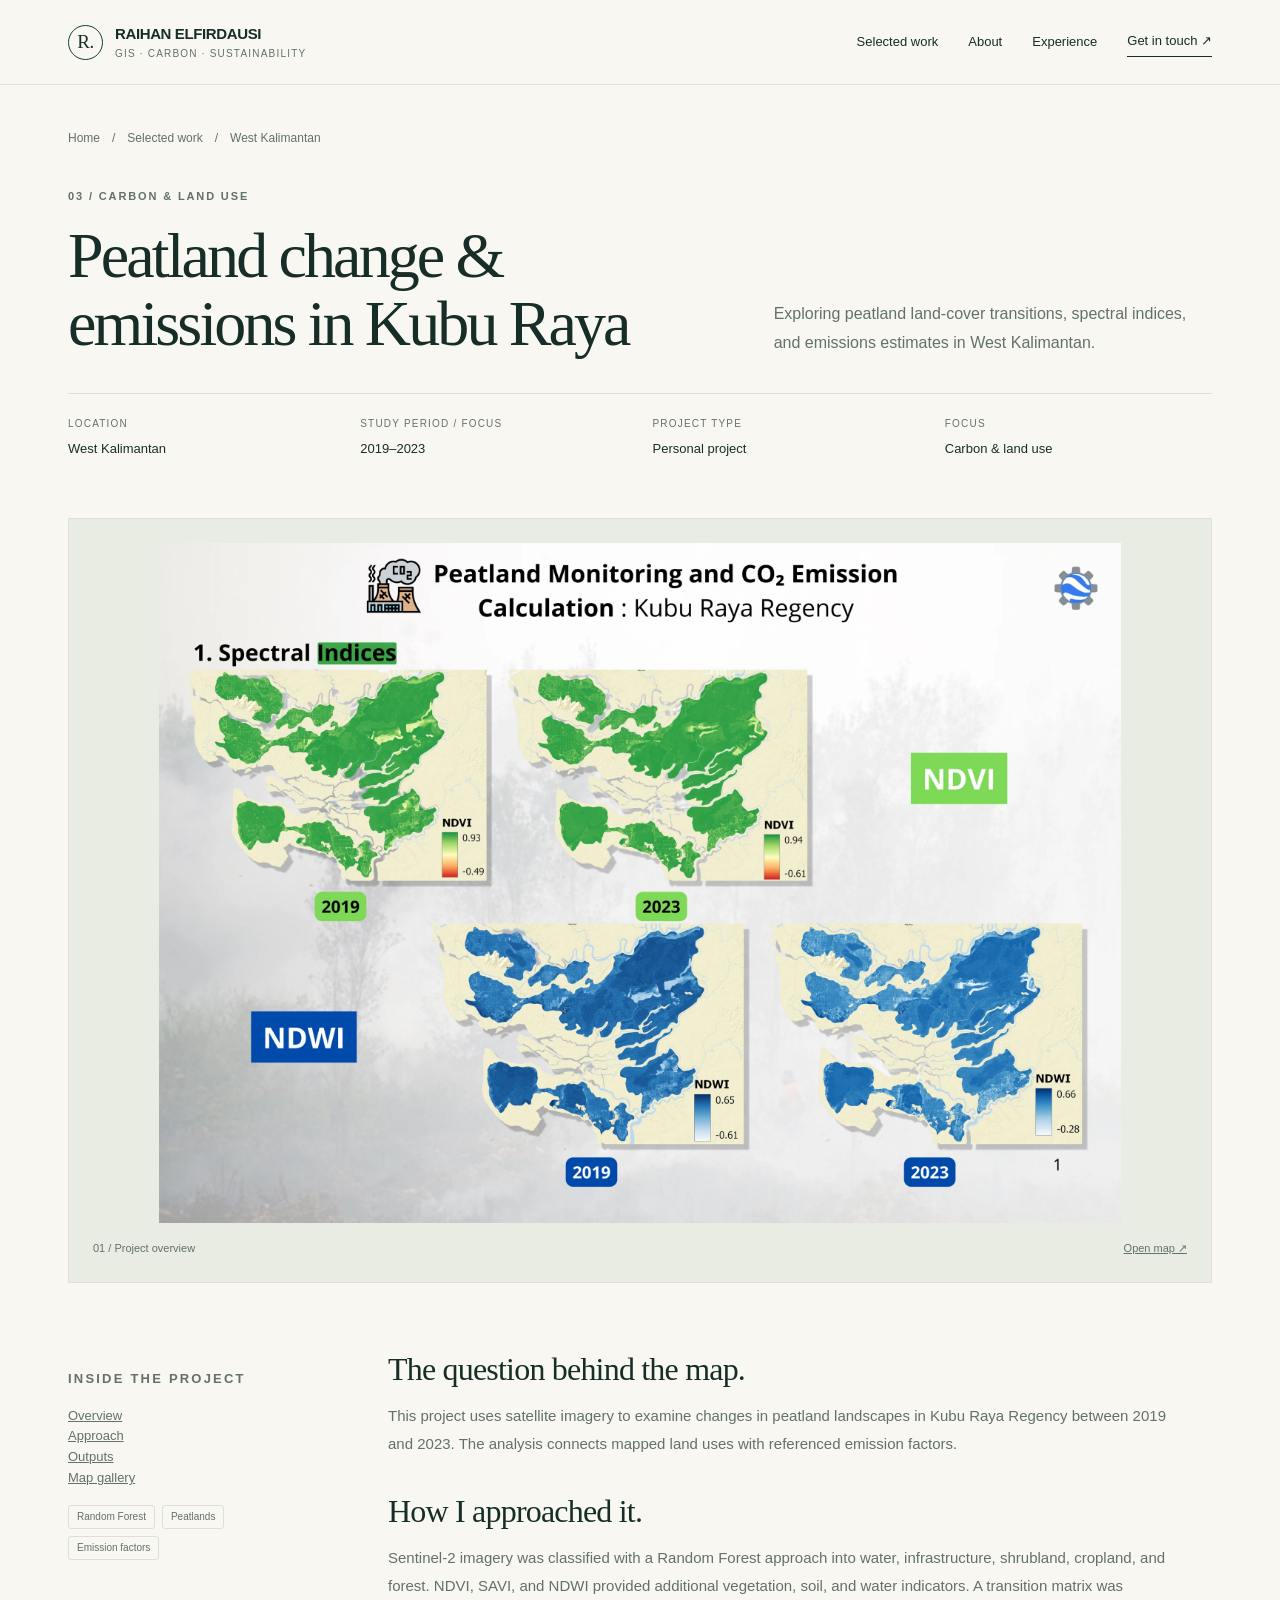
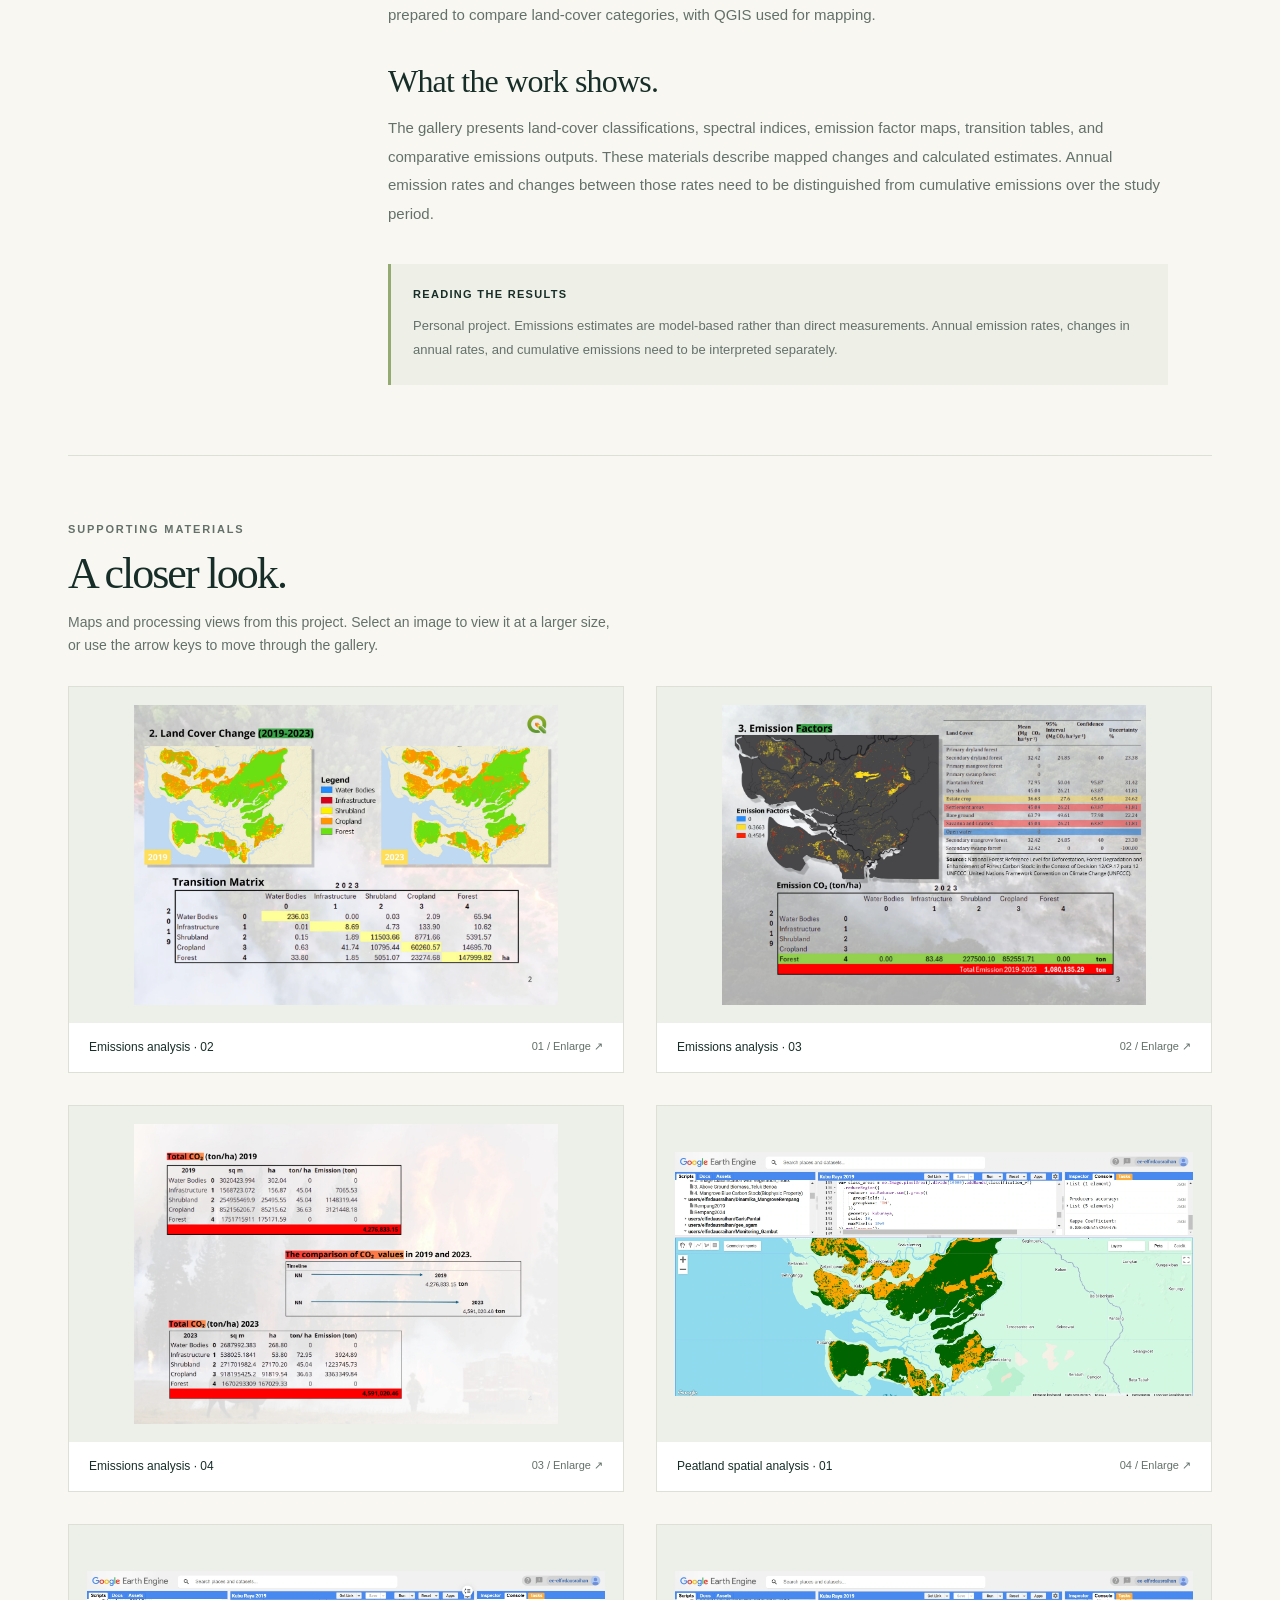
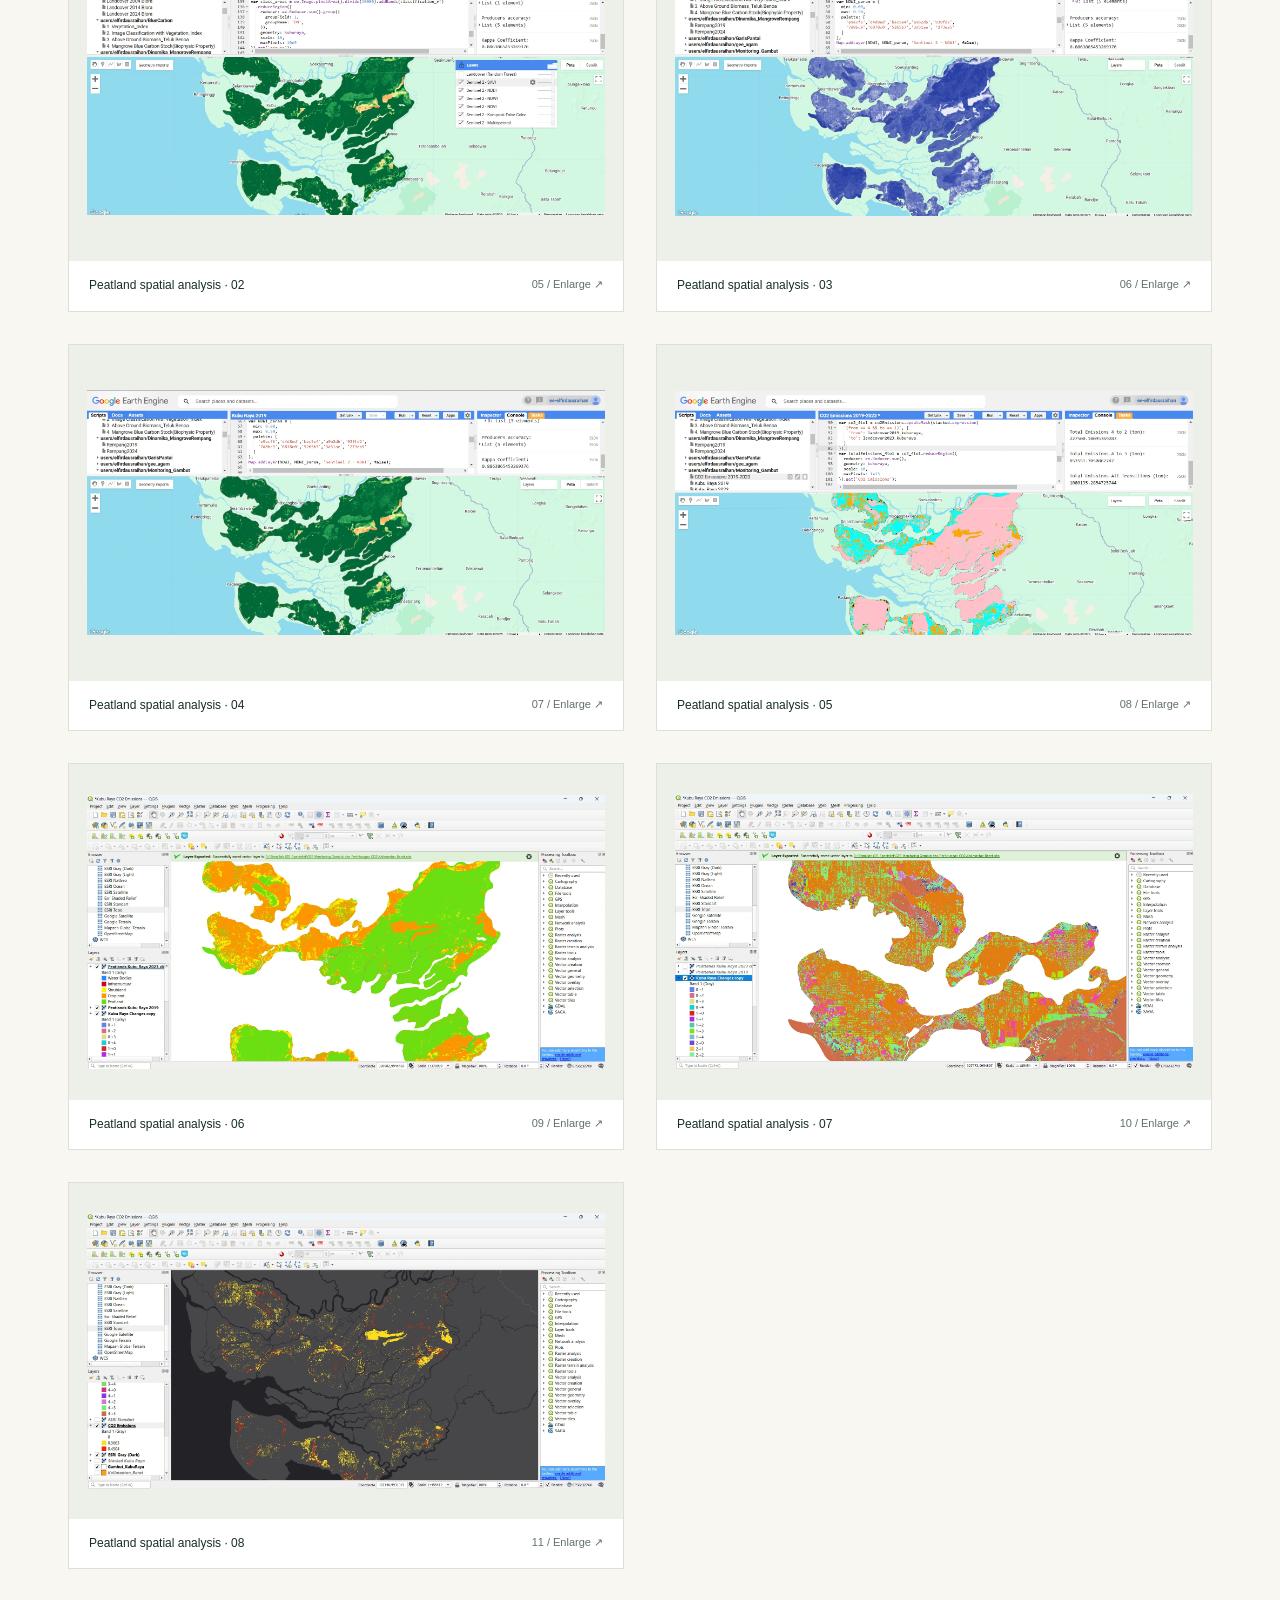
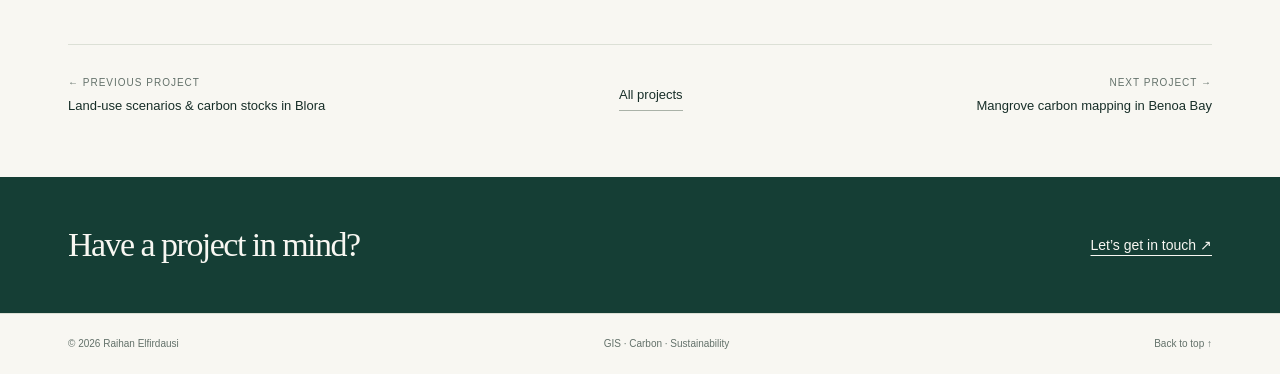
<file: Peatland Kubu Raya.html>
<!doctype html><html lang="en"><head><meta charset="utf-8"><meta name="viewport" content="width=device-width,initial-scale=1"><meta name="theme-color" content="#153e35"><meta name="description" content="Exploring peatland land-cover transitions, spectral indices, and emissions estimates in West Kalimantan."><title>Peatland change &amp; emissions in Kubu Raya | Raihan Elfirdausi</title><link rel="stylesheet" href="assets/site.css"></head><body><a class="skip" href="#main">Skip to content</a><header><div class="wrap nav"><a class="brand" href="index.html#home" aria-label="Raihan Elfirdausi home"><span class="monogram">R.</span><span>RAIHAN ELFIRDAUSI<small>GIS · CARBON · SUSTAINABILITY</small></span></a><button class="menu" aria-expanded="false" aria-controls="navigation">Menu +</button><nav class="navlinks" id="navigation" aria-label="Main navigation"><a href="index.html#projects">Selected work</a><a href="index.html#about">About</a><a href="index.html#experience">Experience</a><a class="nav-contact" href="index.html#contact">Get in touch ↗</a></nav></div></header><main id="main"><section class="case-top"><div class="wrap"><nav class="breadcrumb" aria-label="Breadcrumb"><a href="index.html">Home</a><span>/</span><a href="index.html#projects">Selected work</a><span>/</span><span>West Kalimantan</span></nav><div class="case-heading"><div><p class="eyebrow sub">03 / Carbon &amp; land use</p><h1>Peatland change &amp; emissions in Kubu Raya</h1></div><p class="lede">Exploring peatland land-cover transitions, spectral indices, and emissions estimates in West Kalimantan.</p></div><dl class="case-meta"><div><dt>Location</dt><dd>West Kalimantan</dd></div><div><dt>Study period / focus</dt><dd>2019–2023</dd></div><div><dt>Project type</dt><dd>Personal project</dd></div><div><dt>Focus</dt><dd>Carbon &amp; land use</dd></div></dl></div></section><div class="wrap"><figure class="case-map"><a href="assets/projects/peatland-01.webp" class="case-cover-link" data-map="assets/projects/peatland-01.webp" data-caption="Peatland change &amp; emissions in Kubu Raya" aria-label="Enlarge project overview map"><img src="assets/projects/peatland-01.webp" alt="Peatland change &amp; emissions in Kubu Raya — project overview map" fetchpriority="high"></a><figcaption><span>01 / Project overview</span><a href="assets/projects/peatland-01.webp" target="_blank" rel="noopener">Open map ↗</a></figcaption></figure><div class="case-body"><aside class="case-aside"><p class="eyebrow">Inside the project</p><p><a href="#overview">Overview</a><br><a href="#approach">Approach</a><br><a href="#outputs">Outputs</a><br><a href="#gallery">Map gallery</a></p><div class="tags"><span>Random Forest</span><span>Peatlands</span><span>Emission factors</span></div></aside><div class="case-copy"><section id="overview"><h2>The question behind the map.</h2><p>This project uses satellite imagery to examine changes in peatland landscapes in Kubu Raya Regency between 2019 and 2023. The analysis connects mapped land uses with referenced emission factors.</p></section><section id="approach"><h2>How I approached it.</h2><p>Sentinel-2 imagery was classified with a Random Forest approach into water, infrastructure, shrubland, cropland, and forest. NDVI, SAVI, and NDWI provided additional vegetation, soil, and water indicators. A transition matrix was prepared to compare land-cover categories, with QGIS used for mapping.</p></section><section id="outputs"><h2>What the work shows.</h2><p>The gallery presents land-cover classifications, spectral indices, emission factor maps, transition tables, and comparative emissions outputs. These materials describe mapped changes and calculated estimates. Annual emission rates and changes between those rates need to be distinguished from cumulative emissions over the study period.</p></section><div class="reading-note"><h3>Reading the results</h3><p>Personal project. Emissions estimates are model-based rather than direct measurements. Annual emission rates, changes in annual rates, and cumulative emissions need to be interpreted separately.</p></div></div></div><section class="gallery-section" id="gallery"><p class="eyebrow sub">Supporting materials</p><h2>A closer look.</h2><p class="gallery-intro">Maps and processing views from this project. Select an image to view it at a larger size, or use the arrow keys to move through the gallery.</p><div class="map-gallery"><figure class="map-tile"><button type="button" data-map="assets/projects/peatland-02.webp" data-caption="Emissions analysis · 02" aria-label="Enlarge Emissions analysis · 02"><img src="assets/projects/peatland-02.webp" alt="Emissions analysis · 02 — Peatland change &amp; emissions in Kubu Raya" loading="lazy" decoding="async"></button><figcaption>Emissions analysis · 02<span>01 / Enlarge ↗</span></figcaption></figure><figure class="map-tile"><button type="button" data-map="assets/projects/peatland-03.webp" data-caption="Emissions analysis · 03" aria-label="Enlarge Emissions analysis · 03"><img src="assets/projects/peatland-03.webp" alt="Emissions analysis · 03 — Peatland change &amp; emissions in Kubu Raya" loading="lazy" decoding="async"></button><figcaption>Emissions analysis · 03<span>02 / Enlarge ↗</span></figcaption></figure><figure class="map-tile"><button type="button" data-map="assets/projects/peatland-04.webp" data-caption="Emissions analysis · 04" aria-label="Enlarge Emissions analysis · 04"><img src="assets/projects/peatland-04.webp" alt="Emissions analysis · 04 — Peatland change &amp; emissions in Kubu Raya" loading="lazy" decoding="async"></button><figcaption>Emissions analysis · 04<span>03 / Enlarge ↗</span></figcaption></figure><figure class="map-tile"><button type="button" data-map="assets/projects/peatland-05.webp" data-caption="Peatland spatial analysis · 01" aria-label="Enlarge Peatland spatial analysis · 01"><img src="assets/projects/peatland-05.webp" alt="Peatland spatial analysis · 01 — Peatland change &amp; emissions in Kubu Raya" loading="lazy" decoding="async"></button><figcaption>Peatland spatial analysis · 01<span>04 / Enlarge ↗</span></figcaption></figure><figure class="map-tile"><button type="button" data-map="assets/projects/peatland-06.webp" data-caption="Peatland spatial analysis · 02" aria-label="Enlarge Peatland spatial analysis · 02"><img src="assets/projects/peatland-06.webp" alt="Peatland spatial analysis · 02 — Peatland change &amp; emissions in Kubu Raya" loading="lazy" decoding="async"></button><figcaption>Peatland spatial analysis · 02<span>05 / Enlarge ↗</span></figcaption></figure><figure class="map-tile"><button type="button" data-map="assets/projects/peatland-07.webp" data-caption="Peatland spatial analysis · 03" aria-label="Enlarge Peatland spatial analysis · 03"><img src="assets/projects/peatland-07.webp" alt="Peatland spatial analysis · 03 — Peatland change &amp; emissions in Kubu Raya" loading="lazy" decoding="async"></button><figcaption>Peatland spatial analysis · 03<span>06 / Enlarge ↗</span></figcaption></figure><figure class="map-tile"><button type="button" data-map="assets/projects/peatland-08.webp" data-caption="Peatland spatial analysis · 04" aria-label="Enlarge Peatland spatial analysis · 04"><img src="assets/projects/peatland-08.webp" alt="Peatland spatial analysis · 04 — Peatland change &amp; emissions in Kubu Raya" loading="lazy" decoding="async"></button><figcaption>Peatland spatial analysis · 04<span>07 / Enlarge ↗</span></figcaption></figure><figure class="map-tile"><button type="button" data-map="assets/projects/peatland-09.webp" data-caption="Peatland spatial analysis · 05" aria-label="Enlarge Peatland spatial analysis · 05"><img src="assets/projects/peatland-09.webp" alt="Peatland spatial analysis · 05 — Peatland change &amp; emissions in Kubu Raya" loading="lazy" decoding="async"></button><figcaption>Peatland spatial analysis · 05<span>08 / Enlarge ↗</span></figcaption></figure><figure class="map-tile"><button type="button" data-map="assets/projects/peatland-10.webp" data-caption="Peatland spatial analysis · 06" aria-label="Enlarge Peatland spatial analysis · 06"><img src="assets/projects/peatland-10.webp" alt="Peatland spatial analysis · 06 — Peatland change &amp; emissions in Kubu Raya" loading="lazy" decoding="async"></button><figcaption>Peatland spatial analysis · 06<span>09 / Enlarge ↗</span></figcaption></figure><figure class="map-tile"><button type="button" data-map="assets/projects/peatland-11.webp" data-caption="Peatland spatial analysis · 07" aria-label="Enlarge Peatland spatial analysis · 07"><img src="assets/projects/peatland-11.webp" alt="Peatland spatial analysis · 07 — Peatland change &amp; emissions in Kubu Raya" loading="lazy" decoding="async"></button><figcaption>Peatland spatial analysis · 07<span>10 / Enlarge ↗</span></figcaption></figure><figure class="map-tile"><button type="button" data-map="assets/projects/peatland-12.webp" data-caption="Peatland spatial analysis · 08" aria-label="Enlarge Peatland spatial analysis · 08"><img src="assets/projects/peatland-12.webp" alt="Peatland spatial analysis · 08 — Peatland change &amp; emissions in Kubu Raya" loading="lazy" decoding="async"></button><figcaption>Peatland spatial analysis · 08<span>11 / Enlarge ↗</span></figcaption></figure></div></section><nav class="case-nav" aria-label="Project navigation"><a href="CarbonBlora.html"><small>← Previous project</small>Land-use scenarios &amp; carbon stocks in Blora</a><a href="index.html#projects" class="text-link">All projects</a><a href="BenoaBay.html" class="next"><small>Next project →</small>Mangrove carbon mapping in Benoa Bay</a></nav></div><section class="case-contact"><div class="wrap"><h2>Have a project in mind?</h2><a href="mailto:elfirdausraihan@gmail.com">Let’s get in touch ↗</a></div></section><dialog class="lightbox" id="map-viewer" aria-labelledby="viewer-title"><div class="dialog-head"><span class="eyebrow" id="viewer-title">Project map</span><div class="lightbox-controls"><button id="previous-map" aria-label="Previous image">←</button><button id="next-map" aria-label="Next image">→</button><button class="close" aria-label="Close image">×</button></div></div><figure><img id="large-map" alt=""><figcaption><span id="map-caption"></span> · <a id="full-image" target="_blank" rel="noopener" >Open image in a new tab ↗</a></figcaption></figure></dialog></main><footer><div class="wrap footer-row"><span>© <span id="year">2026</span> Raihan Elfirdausi</span><span>GIS · Carbon · Sustainability</span><a href="#main">Back to top ↑</a></div></footer><script src="assets/site.js"></script><script>const viewer=document.getElementById('map-viewer'),items=[...document.querySelectorAll('[data-map]')];let current=0,trigger;function show(i){current=(i+items.length)%items.length;const item=items[current];document.getElementById('large-map').src=item.dataset.map;document.getElementById('large-map').alt=item.dataset.caption;document.getElementById('map-caption').textContent=item.dataset.caption;document.getElementById('viewer-title').textContent='Image '+(current+1)+' / '+items.length;document.getElementById('full-image').href=item.dataset.map}items.forEach((item,i)=>item.addEventListener('click',e=>{e.preventDefault();trigger=item;show(i);viewer.showModal();document.body.style.overflow='hidden'}));viewer.querySelector('.close').onclick=()=>viewer.close();document.getElementById('previous-map').onclick=()=>show(current-1);document.getElementById('next-map').onclick=()=>show(current+1);viewer.addEventListener('keydown',e=>{if(e.key==='ArrowLeft')show(current-1);if(e.key==='ArrowRight')show(current+1)});viewer.addEventListener('click',e=>{if(e.target===viewer){const r=viewer.getBoundingClientRect();if(e.clientX<r.left||e.clientX>r.right||e.clientY<r.top||e.clientY>r.bottom)viewer.close()}});viewer.addEventListener('close',()=>{document.body.style.overflow='';trigger?.focus()});</script></body></html>
</file>
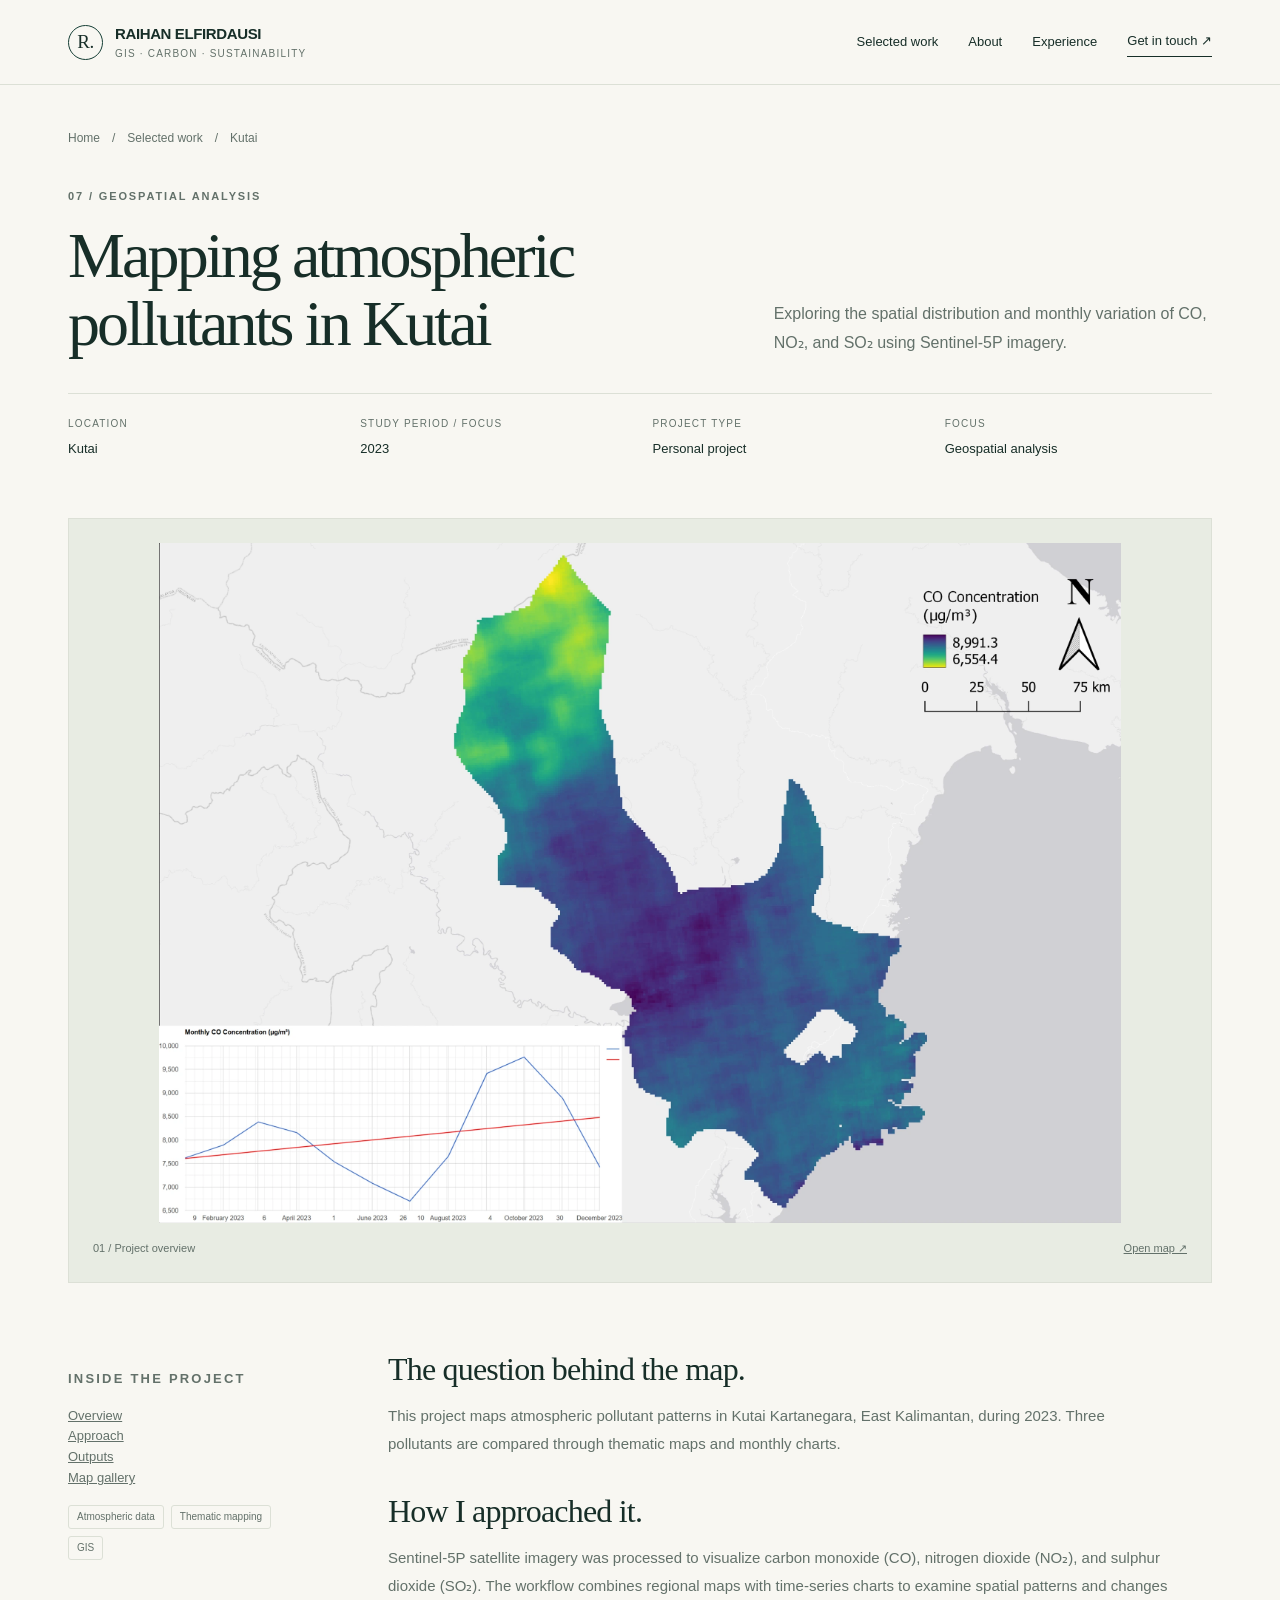
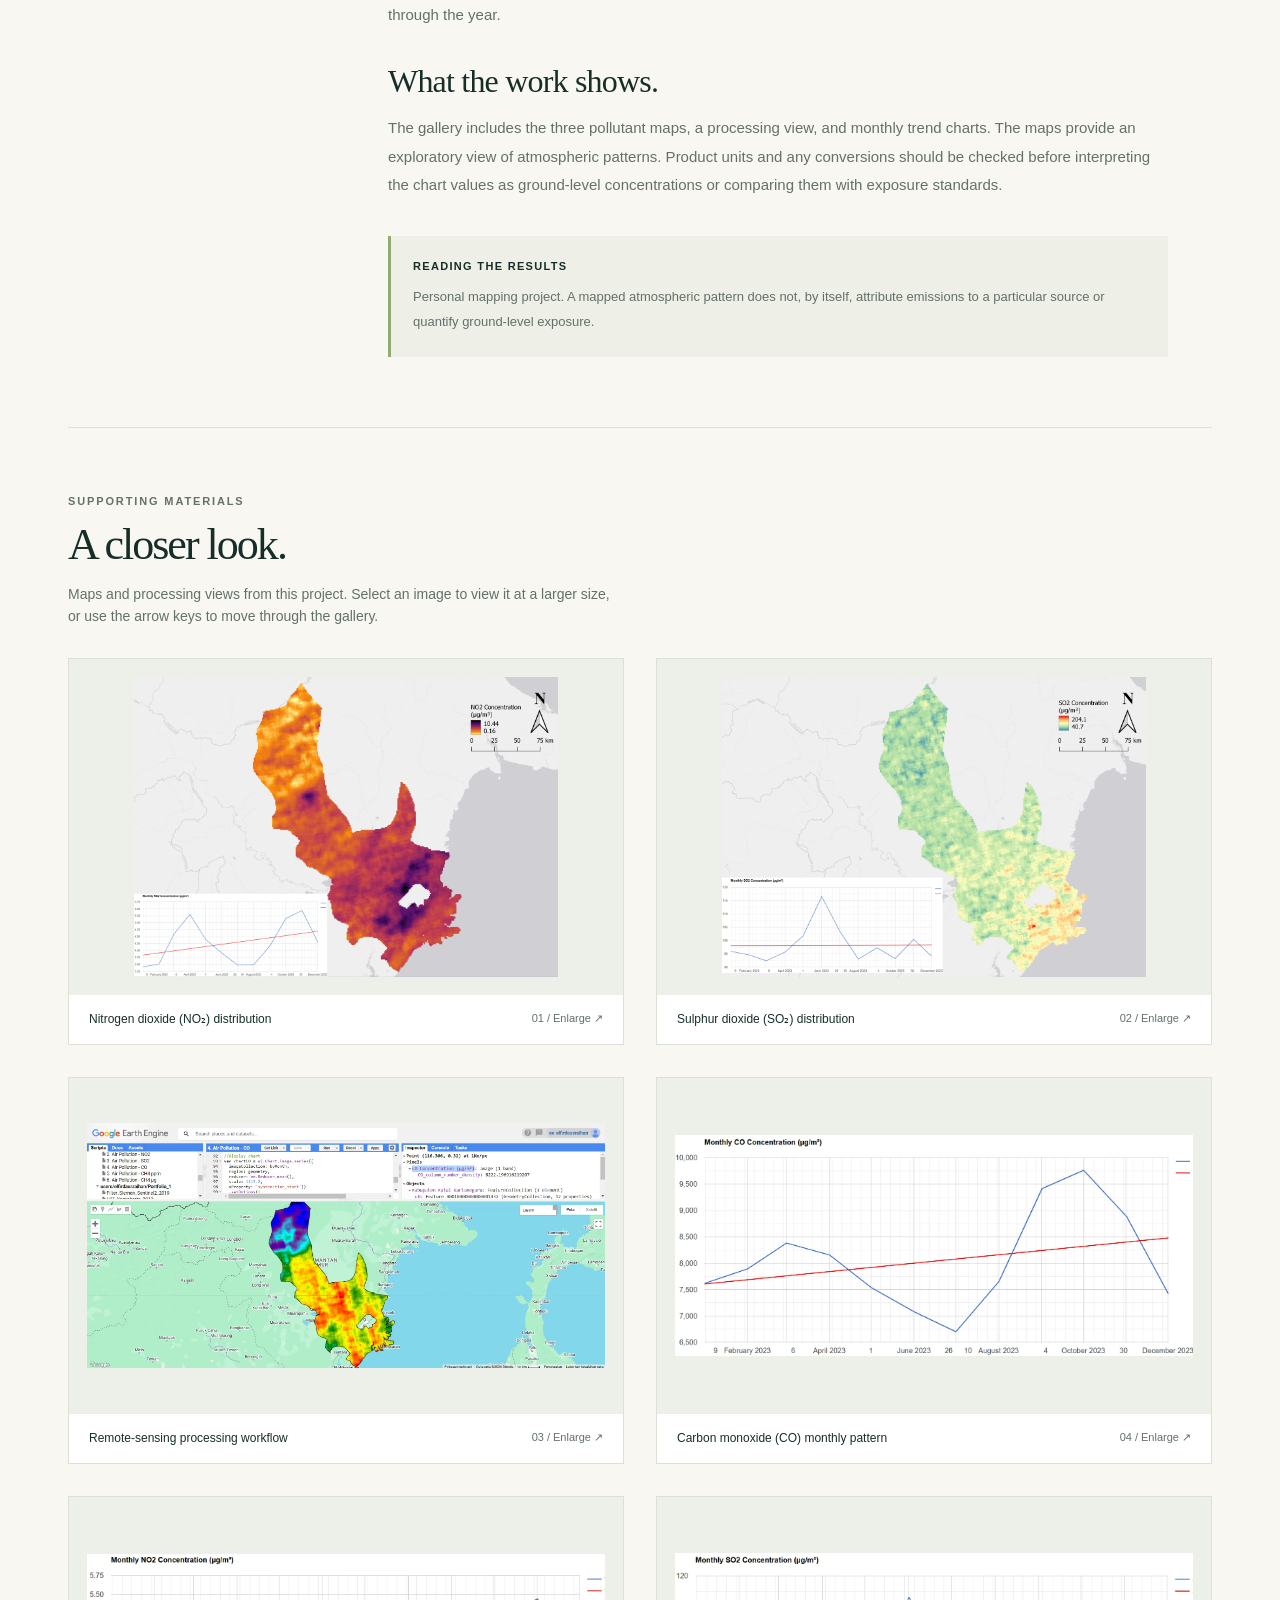
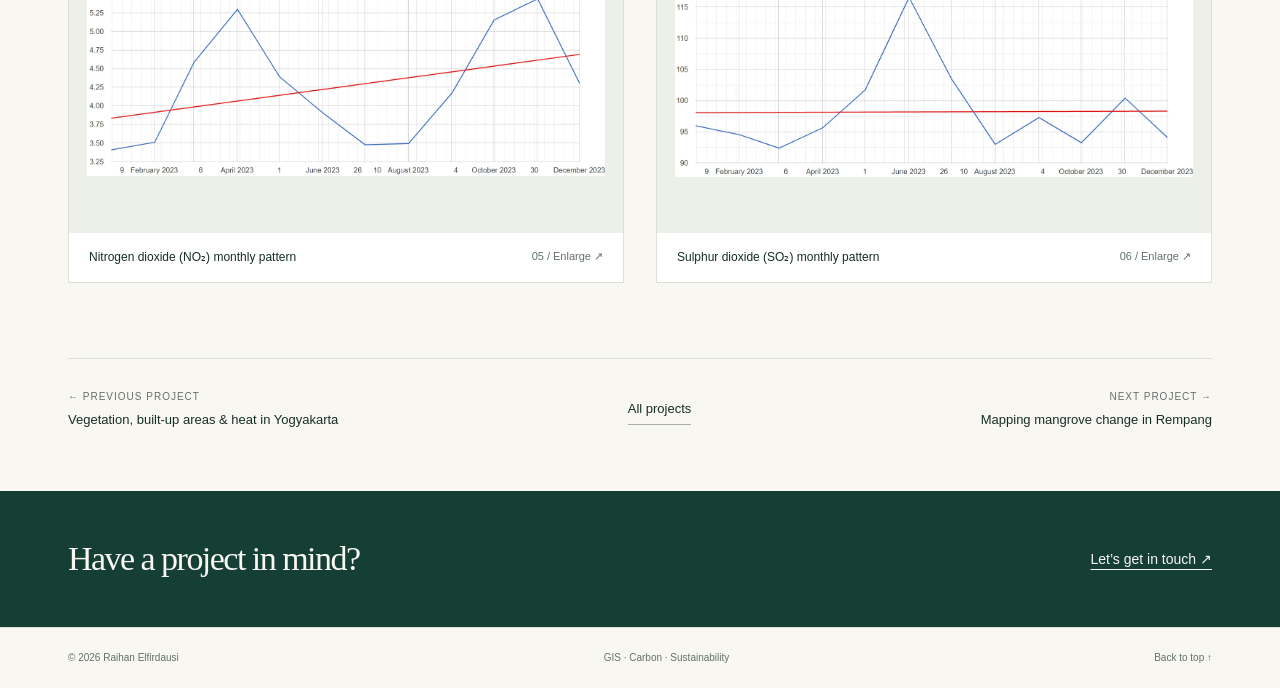
<file: Polusi.html>
<!doctype html><html lang="en"><head><meta charset="utf-8"><meta name="viewport" content="width=device-width,initial-scale=1"><meta name="theme-color" content="#153e35"><meta name="description" content="Exploring the spatial distribution and monthly variation of CO, NO₂, and SO₂ using Sentinel-5P imagery."><title>Mapping atmospheric pollutants in Kutai | Raihan Elfirdausi</title><link rel="stylesheet" href="assets/site.css"></head><body><a class="skip" href="#main">Skip to content</a><header><div class="wrap nav"><a class="brand" href="index.html#home" aria-label="Raihan Elfirdausi home"><span class="monogram">R.</span><span>RAIHAN ELFIRDAUSI<small>GIS · CARBON · SUSTAINABILITY</small></span></a><button class="menu" aria-expanded="false" aria-controls="navigation">Menu +</button><nav class="navlinks" id="navigation" aria-label="Main navigation"><a href="index.html#projects">Selected work</a><a href="index.html#about">About</a><a href="index.html#experience">Experience</a><a class="nav-contact" href="index.html#contact">Get in touch ↗</a></nav></div></header><main id="main"><section class="case-top"><div class="wrap"><nav class="breadcrumb" aria-label="Breadcrumb"><a href="index.html">Home</a><span>/</span><a href="index.html#projects">Selected work</a><span>/</span><span>Kutai</span></nav><div class="case-heading"><div><p class="eyebrow sub">07 / Geospatial analysis</p><h1>Mapping atmospheric pollutants in Kutai</h1></div><p class="lede">Exploring the spatial distribution and monthly variation of CO, NO₂, and SO₂ using Sentinel-5P imagery.</p></div><dl class="case-meta"><div><dt>Location</dt><dd>Kutai</dd></div><div><dt>Study period / focus</dt><dd>2023</dd></div><div><dt>Project type</dt><dd>Personal project</dd></div><div><dt>Focus</dt><dd>Geospatial analysis</dd></div></dl></div></section><div class="wrap"><figure class="case-map"><a href="assets/projects/pollution-01.webp" class="case-cover-link" data-map="assets/projects/pollution-01.webp" data-caption="Mapping atmospheric pollutants in Kutai" aria-label="Enlarge project overview map"><img src="assets/projects/pollution-01.webp" alt="Mapping atmospheric pollutants in Kutai — project overview map" fetchpriority="high"></a><figcaption><span>01 / Project overview</span><a href="assets/projects/pollution-01.webp" target="_blank" rel="noopener">Open map ↗</a></figcaption></figure><div class="case-body"><aside class="case-aside"><p class="eyebrow">Inside the project</p><p><a href="#overview">Overview</a><br><a href="#approach">Approach</a><br><a href="#outputs">Outputs</a><br><a href="#gallery">Map gallery</a></p><div class="tags"><span>Atmospheric data</span><span>Thematic mapping</span><span>GIS</span></div></aside><div class="case-copy"><section id="overview"><h2>The question behind the map.</h2><p>This project maps atmospheric pollutant patterns in Kutai Kartanegara, East Kalimantan, during 2023. Three pollutants are compared through thematic maps and monthly charts.</p></section><section id="approach"><h2>How I approached it.</h2><p>Sentinel-5P satellite imagery was processed to visualize carbon monoxide (CO), nitrogen dioxide (NO₂), and sulphur dioxide (SO₂). The workflow combines regional maps with time-series charts to examine spatial patterns and changes through the year.</p></section><section id="outputs"><h2>What the work shows.</h2><p>The gallery includes the three pollutant maps, a processing view, and monthly trend charts. The maps provide an exploratory view of atmospheric patterns. Product units and any conversions should be checked before interpreting the chart values as ground-level concentrations or comparing them with exposure standards.</p></section><div class="reading-note"><h3>Reading the results</h3><p>Personal mapping project. A mapped atmospheric pattern does not, by itself, attribute emissions to a particular source or quantify ground-level exposure.</p></div></div></div><section class="gallery-section" id="gallery"><p class="eyebrow sub">Supporting materials</p><h2>A closer look.</h2><p class="gallery-intro">Maps and processing views from this project. Select an image to view it at a larger size, or use the arrow keys to move through the gallery.</p><div class="map-gallery"><figure class="map-tile"><button type="button" data-map="assets/projects/pollution-02.webp" data-caption="Nitrogen dioxide (NO₂) distribution" aria-label="Enlarge Nitrogen dioxide (NO₂) distribution"><img src="assets/projects/pollution-02.webp" alt="Nitrogen dioxide (NO₂) distribution — Mapping atmospheric pollutants in Kutai" loading="lazy" decoding="async"></button><figcaption>Nitrogen dioxide (NO₂) distribution<span>01 / Enlarge ↗</span></figcaption></figure><figure class="map-tile"><button type="button" data-map="assets/projects/pollution-03.webp" data-caption="Sulphur dioxide (SO₂) distribution" aria-label="Enlarge Sulphur dioxide (SO₂) distribution"><img src="assets/projects/pollution-03.webp" alt="Sulphur dioxide (SO₂) distribution — Mapping atmospheric pollutants in Kutai" loading="lazy" decoding="async"></button><figcaption>Sulphur dioxide (SO₂) distribution<span>02 / Enlarge ↗</span></figcaption></figure><figure class="map-tile"><button type="button" data-map="assets/projects/pollution-04.webp" data-caption="Remote-sensing processing workflow" aria-label="Enlarge Remote-sensing processing workflow"><img src="assets/projects/pollution-04.webp" alt="Remote-sensing processing workflow — Mapping atmospheric pollutants in Kutai" loading="lazy" decoding="async"></button><figcaption>Remote-sensing processing workflow<span>03 / Enlarge ↗</span></figcaption></figure><figure class="map-tile"><button type="button" data-map="assets/projects/pollution-05.webp" data-caption="Carbon monoxide (CO) monthly pattern" aria-label="Enlarge Carbon monoxide (CO) monthly pattern"><img src="assets/projects/pollution-05.webp" alt="Carbon monoxide (CO) monthly pattern — Mapping atmospheric pollutants in Kutai" loading="lazy" decoding="async"></button><figcaption>Carbon monoxide (CO) monthly pattern<span>04 / Enlarge ↗</span></figcaption></figure><figure class="map-tile"><button type="button" data-map="assets/projects/pollution-06.webp" data-caption="Nitrogen dioxide (NO₂) monthly pattern" aria-label="Enlarge Nitrogen dioxide (NO₂) monthly pattern"><img src="assets/projects/pollution-06.webp" alt="Nitrogen dioxide (NO₂) monthly pattern — Mapping atmospheric pollutants in Kutai" loading="lazy" decoding="async"></button><figcaption>Nitrogen dioxide (NO₂) monthly pattern<span>05 / Enlarge ↗</span></figcaption></figure><figure class="map-tile"><button type="button" data-map="assets/projects/pollution-07.webp" data-caption="Sulphur dioxide (SO₂) monthly pattern" aria-label="Enlarge Sulphur dioxide (SO₂) monthly pattern"><img src="assets/projects/pollution-07.webp" alt="Sulphur dioxide (SO₂) monthly pattern — Mapping atmospheric pollutants in Kutai" loading="lazy" decoding="async"></button><figcaption>Sulphur dioxide (SO₂) monthly pattern<span>06 / Enlarge ↗</span></figcaption></figure></div></section><nav class="case-nav" aria-label="Project navigation"><a href="IndeksYogyakarta.html"><small>← Previous project</small>Vegetation, built-up areas &amp; heat in Yogyakarta</a><a href="index.html#projects" class="text-link">All projects</a><a href="Rempang.html" class="next"><small>Next project →</small>Mapping mangrove change in Rempang</a></nav></div><section class="case-contact"><div class="wrap"><h2>Have a project in mind?</h2><a href="mailto:elfirdausraihan@gmail.com">Let’s get in touch ↗</a></div></section><dialog class="lightbox" id="map-viewer" aria-labelledby="viewer-title"><div class="dialog-head"><span class="eyebrow" id="viewer-title">Project map</span><div class="lightbox-controls"><button id="previous-map" aria-label="Previous image">←</button><button id="next-map" aria-label="Next image">→</button><button class="close" aria-label="Close image">×</button></div></div><figure><img id="large-map" alt=""><figcaption><span id="map-caption"></span> · <a id="full-image" target="_blank" rel="noopener" >Open image in a new tab ↗</a></figcaption></figure></dialog></main><footer><div class="wrap footer-row"><span>© <span id="year">2026</span> Raihan Elfirdausi</span><span>GIS · Carbon · Sustainability</span><a href="#main">Back to top ↑</a></div></footer><script src="assets/site.js"></script><script>const viewer=document.getElementById('map-viewer'),items=[...document.querySelectorAll('[data-map]')];let current=0,trigger;function show(i){current=(i+items.length)%items.length;const item=items[current];document.getElementById('large-map').src=item.dataset.map;document.getElementById('large-map').alt=item.dataset.caption;document.getElementById('map-caption').textContent=item.dataset.caption;document.getElementById('viewer-title').textContent='Image '+(current+1)+' / '+items.length;document.getElementById('full-image').href=item.dataset.map}items.forEach((item,i)=>item.addEventListener('click',e=>{e.preventDefault();trigger=item;show(i);viewer.showModal();document.body.style.overflow='hidden'}));viewer.querySelector('.close').onclick=()=>viewer.close();document.getElementById('previous-map').onclick=()=>show(current-1);document.getElementById('next-map').onclick=()=>show(current+1);viewer.addEventListener('keydown',e=>{if(e.key==='ArrowLeft')show(current-1);if(e.key==='ArrowRight')show(current+1)});viewer.addEventListener('click',e=>{if(e.target===viewer){const r=viewer.getBoundingClientRect();if(e.clientX<r.left||e.clientX>r.right||e.clientY<r.top||e.clientY>r.bottom)viewer.close()}});viewer.addEventListener('close',()=>{document.body.style.overflow='';trigger?.focus()});</script></body></html>
</file>
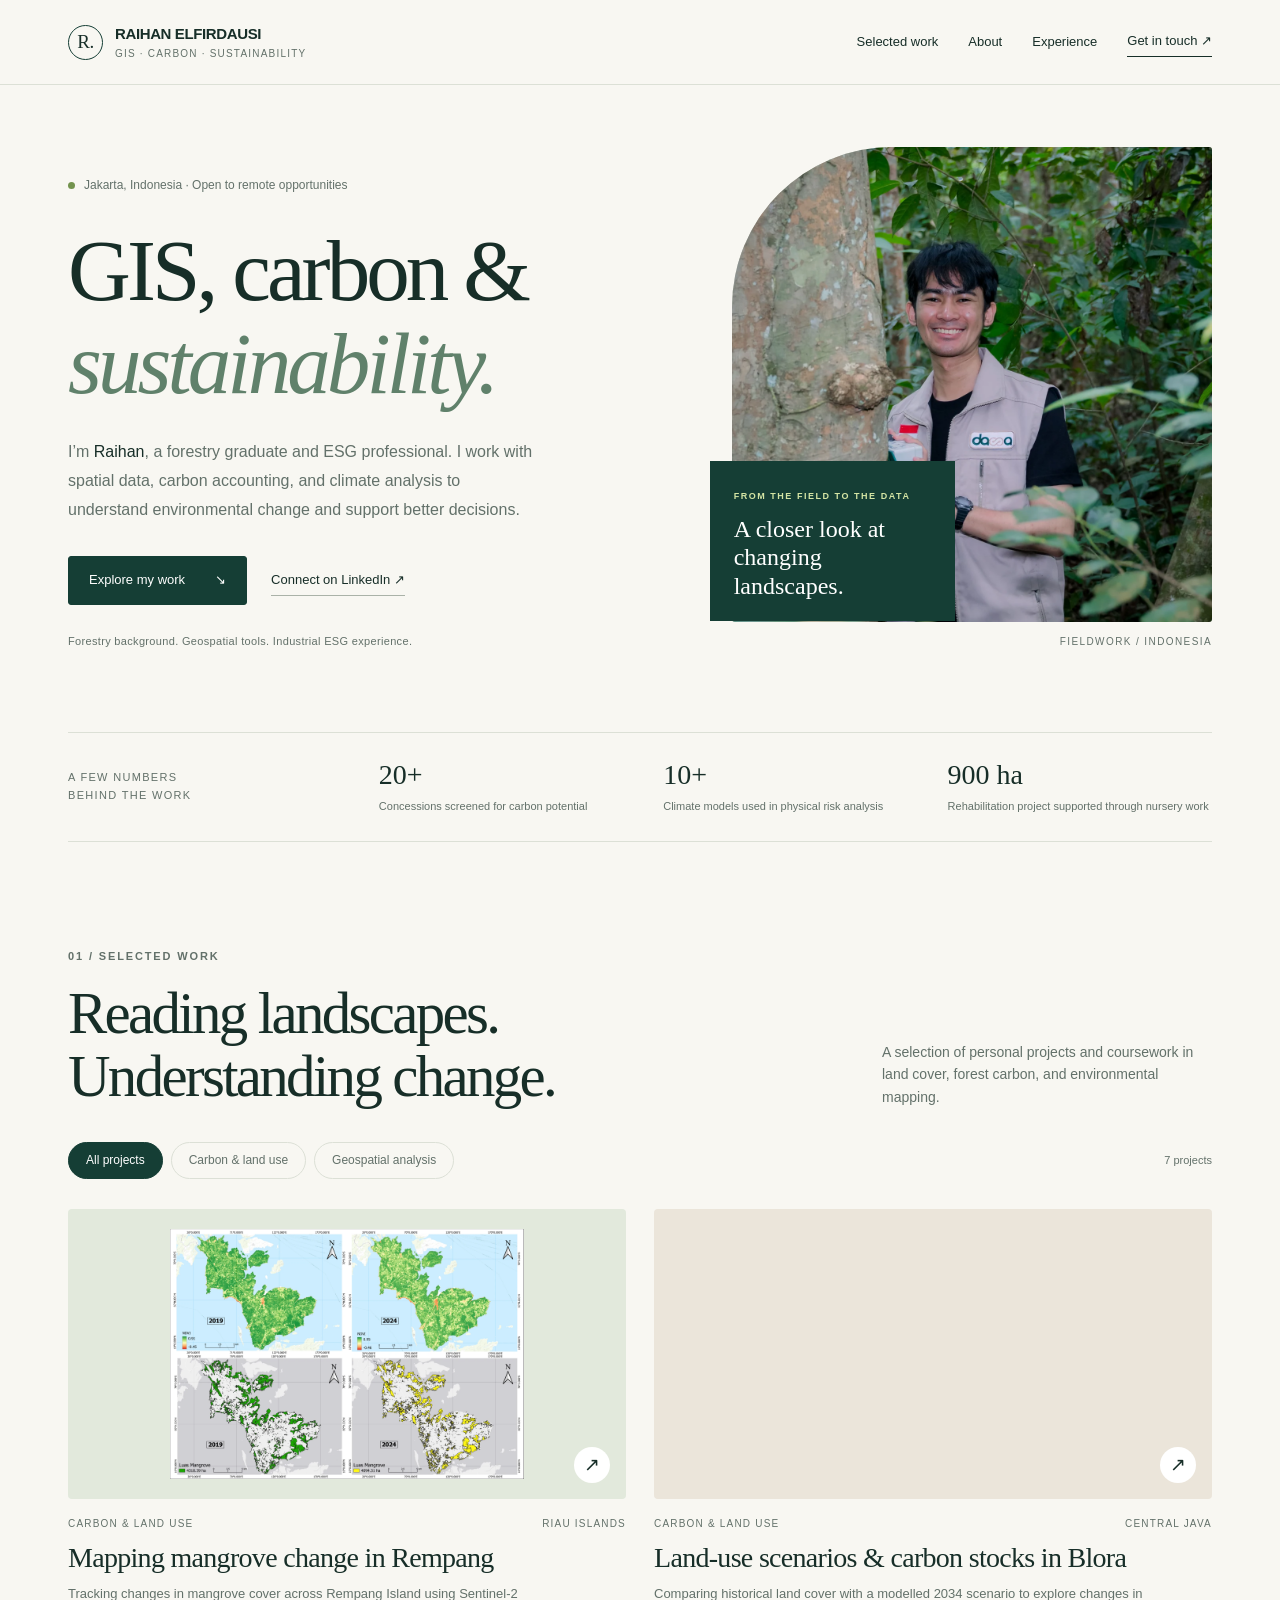
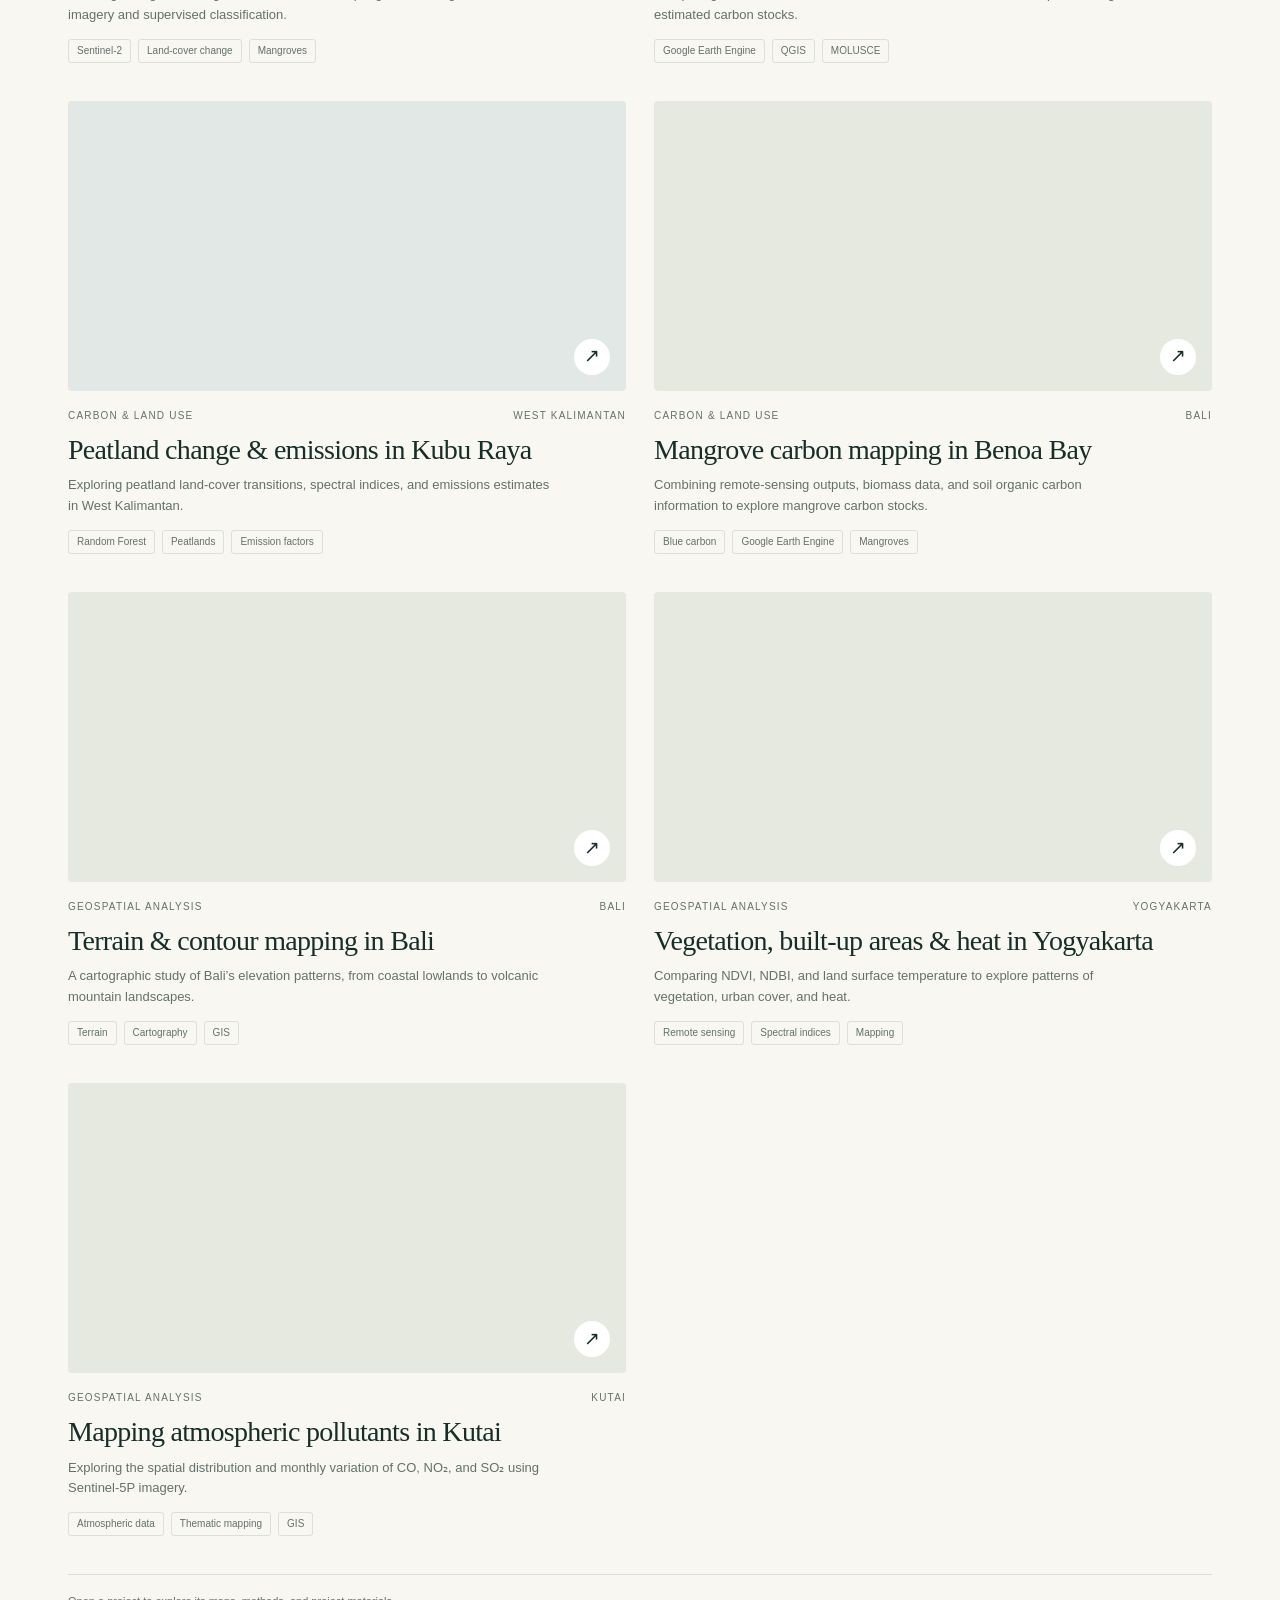
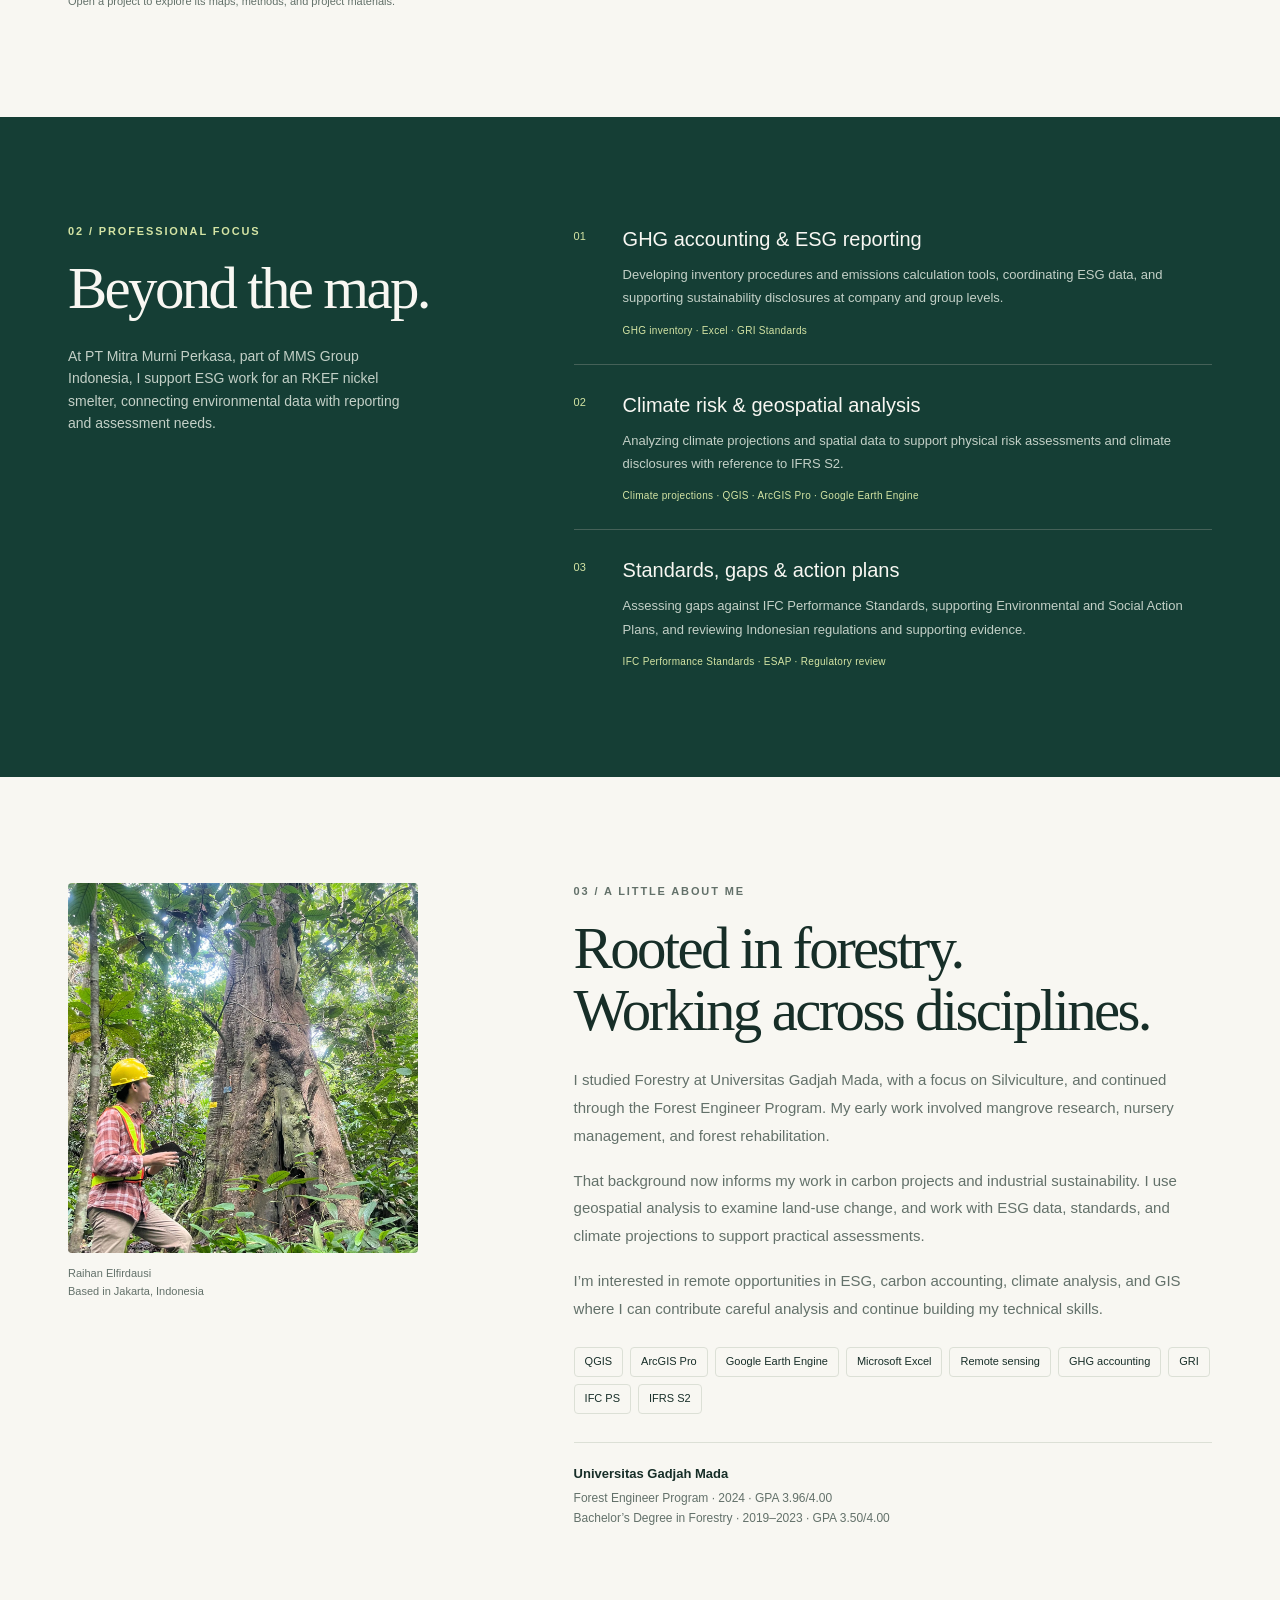
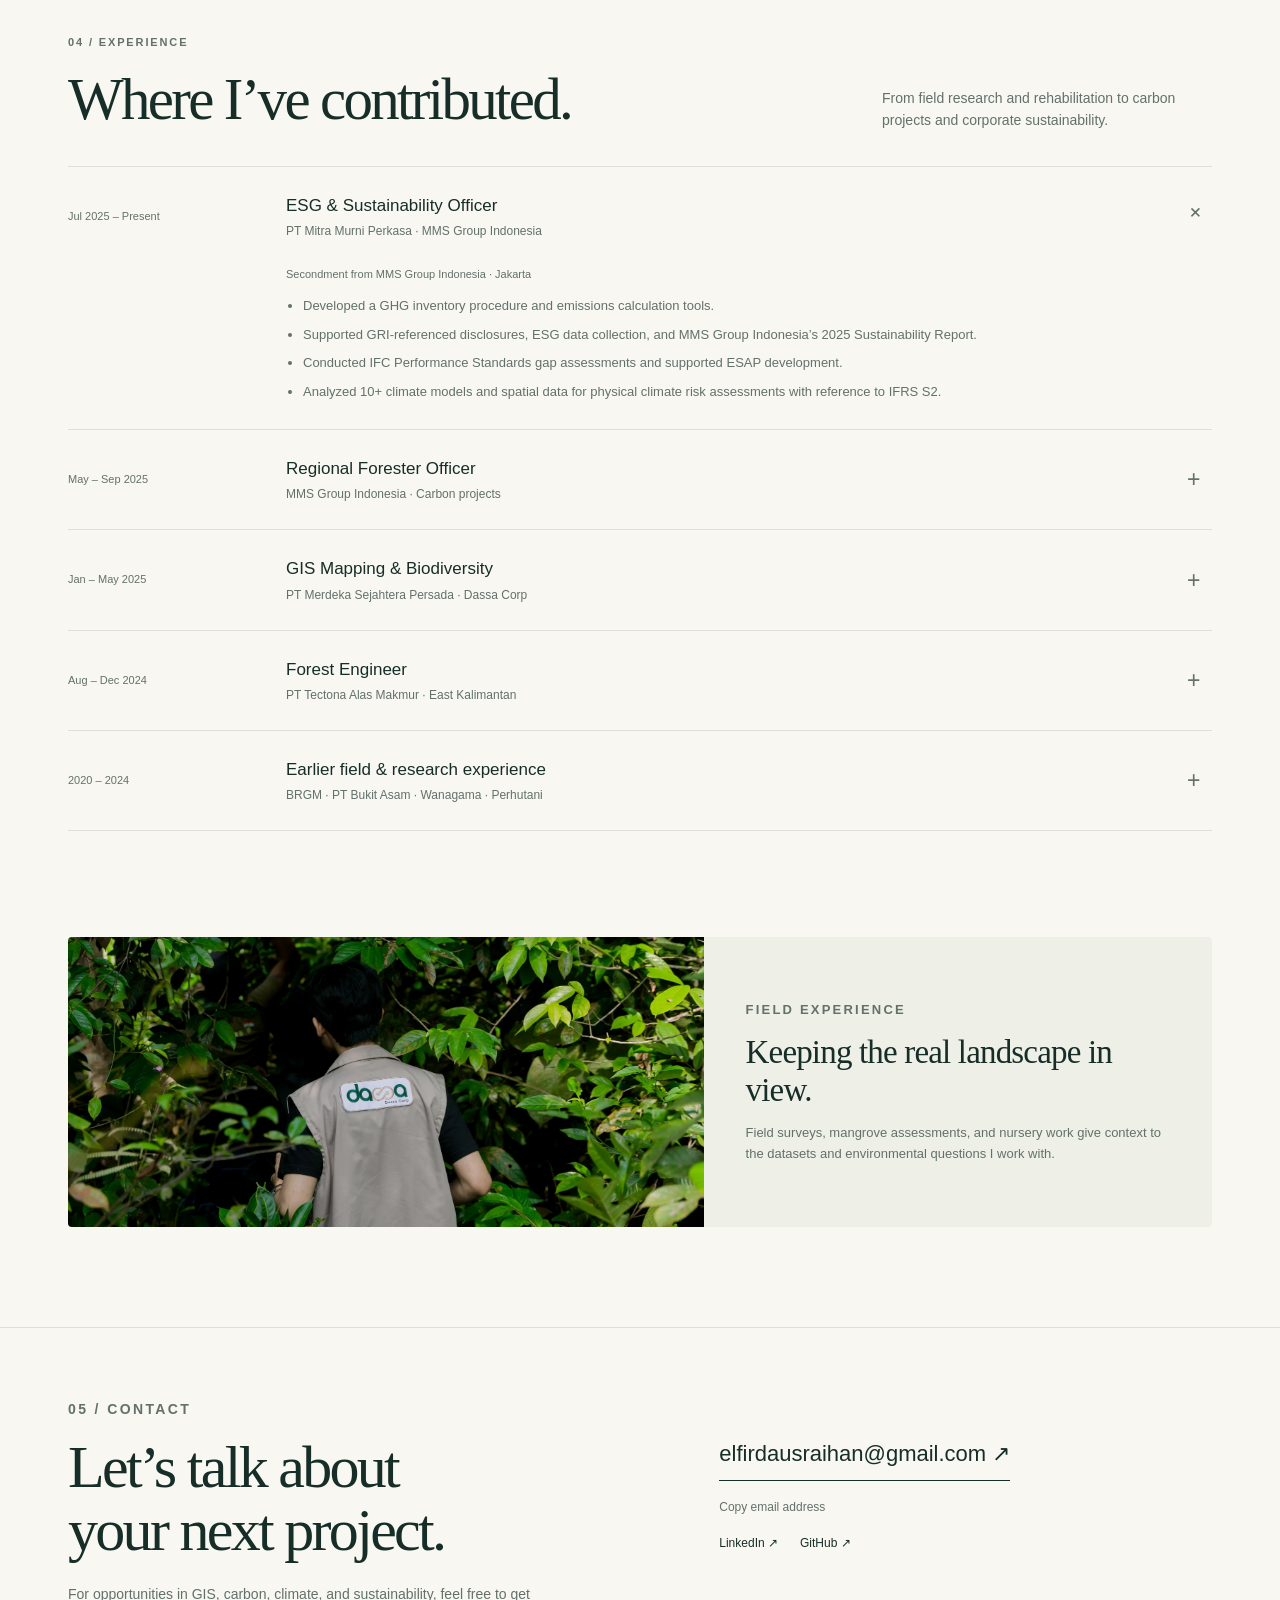
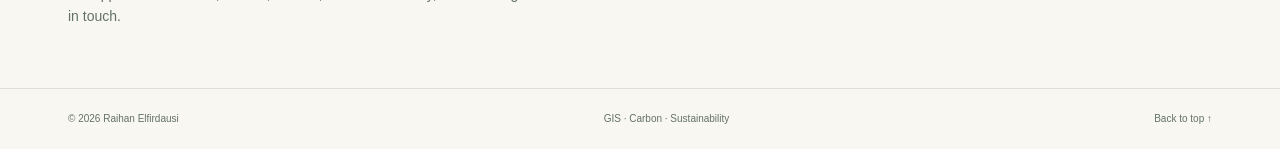
<file: portfolio-details.html>
<!doctype html><html lang="en"><head><meta charset="utf-8"><meta name="viewport" content="width=device-width,initial-scale=1"><meta http-equiv="refresh" content="0;url=index.html#projects"><meta name="theme-color" content="#153e35"><meta name="description" content="Explore Raihan’s GIS, carbon and sustainability work."><title>Portfolio | Raihan Elfirdausi</title><link rel="stylesheet" href="assets/site.css"></head><body><a class="skip" href="#main">Skip to content</a><header><div class="wrap nav"><a class="brand" href="index.html#home" aria-label="Raihan Elfirdausi home"><span class="monogram">R.</span><span>RAIHAN ELFIRDAUSI<small>GIS · CARBON · SUSTAINABILITY</small></span></a><button class="menu" aria-expanded="false" aria-controls="navigation">Menu +</button><nav class="navlinks" id="navigation" aria-label="Main navigation"><a href="index.html#projects">Selected work</a><a href="index.html#about">About</a><a href="index.html#experience">Experience</a><a class="nav-contact" href="index.html#contact">Get in touch ↗</a></nav></div></header><main id="main"><section class="section"><div class="wrap"><p class="eyebrow sub">Raihan Elfirdausi / Portfolio</p><h1>Continue exploring.</h1><p>This page is now part of the updated portfolio.</p><div class="actions"><a class="button" href="index.html#projects">View portfolio ↗</a></div></div></section></main><footer><div class="wrap footer-row"><span>© <span id="year">2026</span> Raihan Elfirdausi</span><span>GIS · Carbon · Sustainability</span><a href="index.html#home">Back to top ↑</a></div></footer><script src="assets/site.js"></script></body></html>
</file>
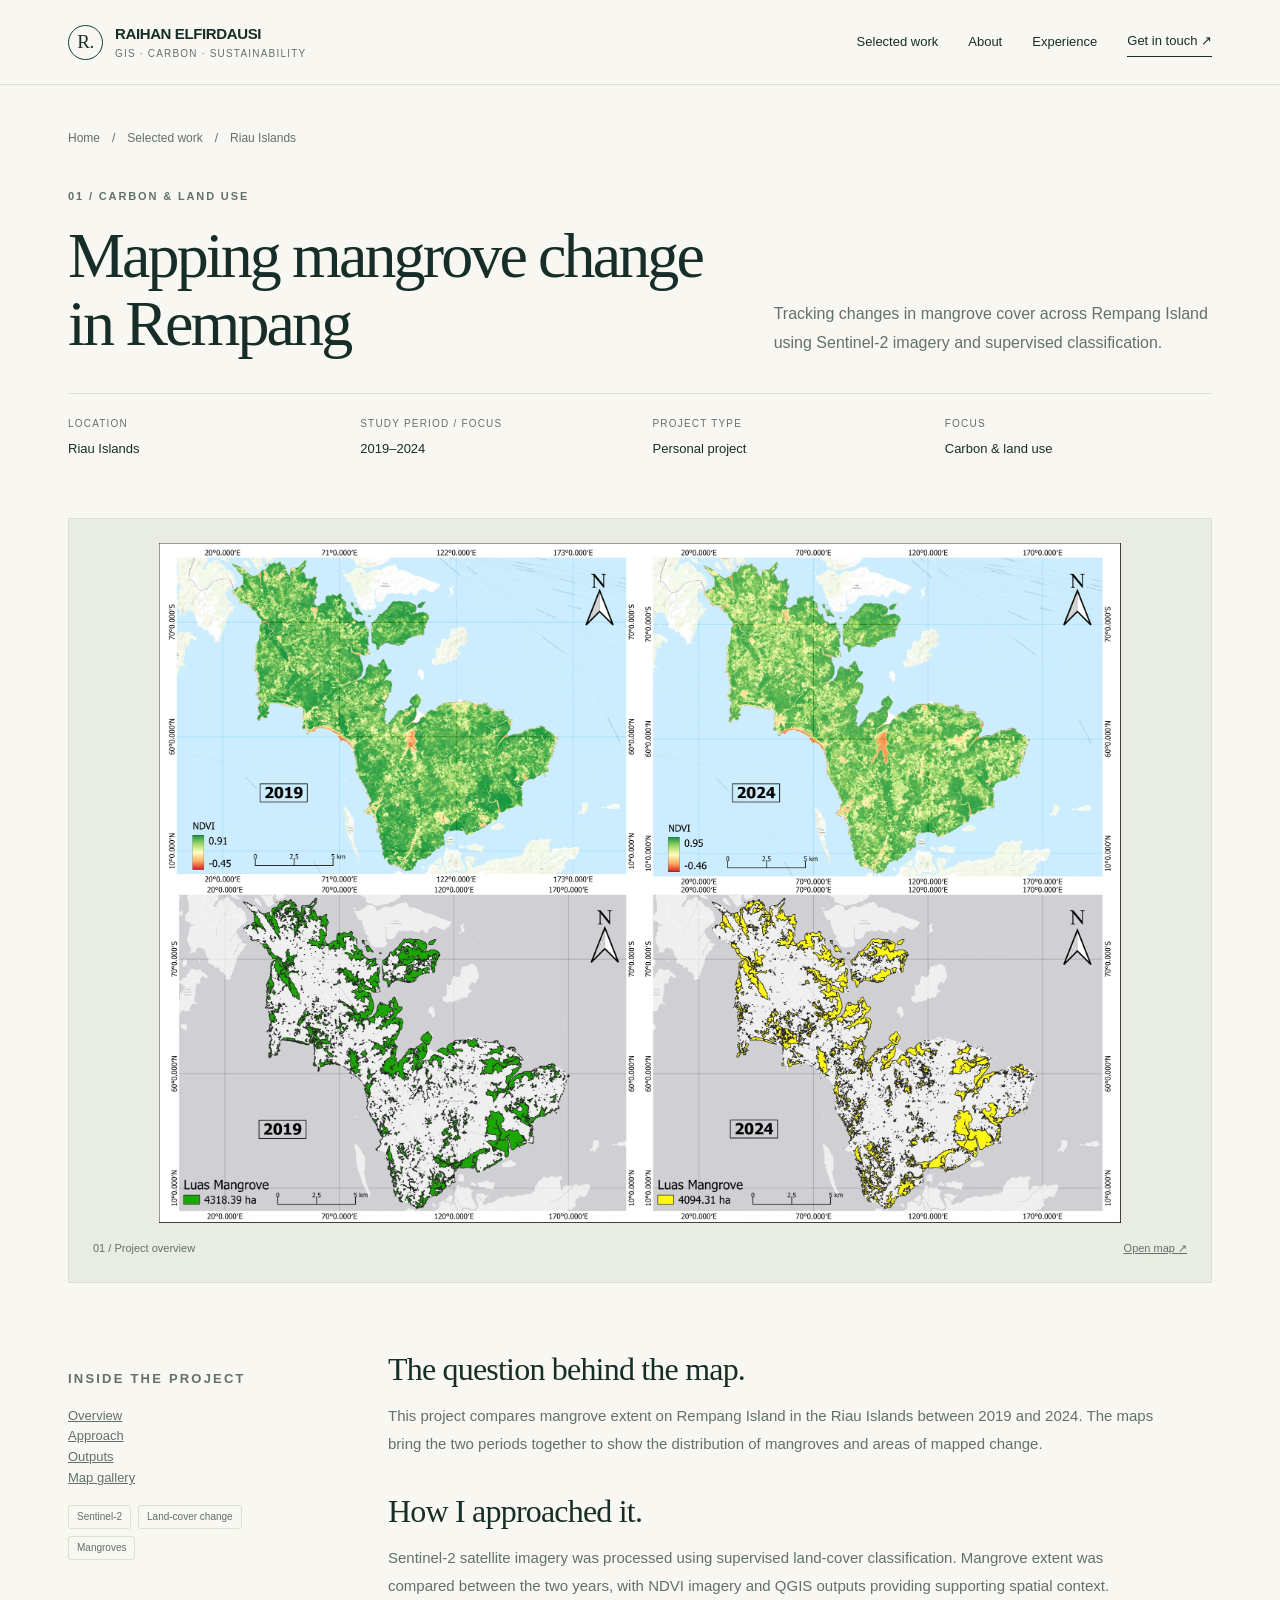
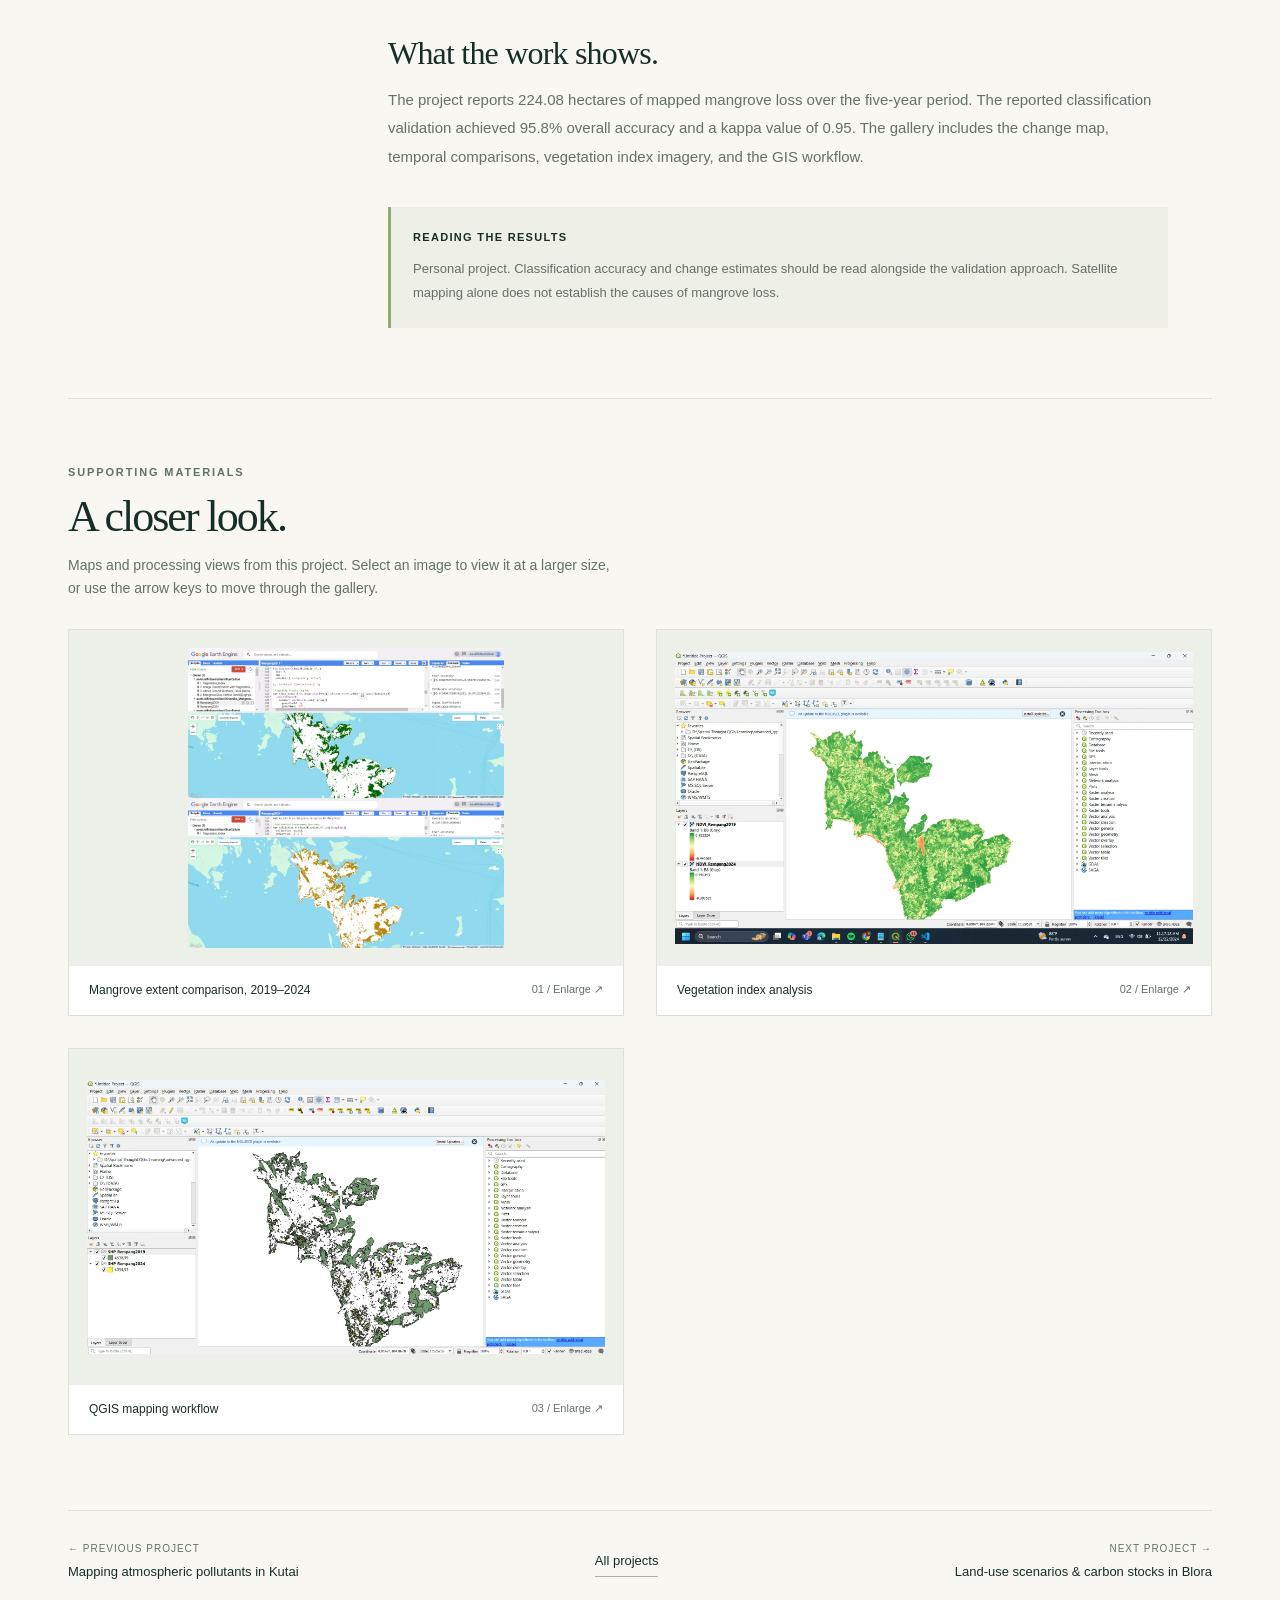
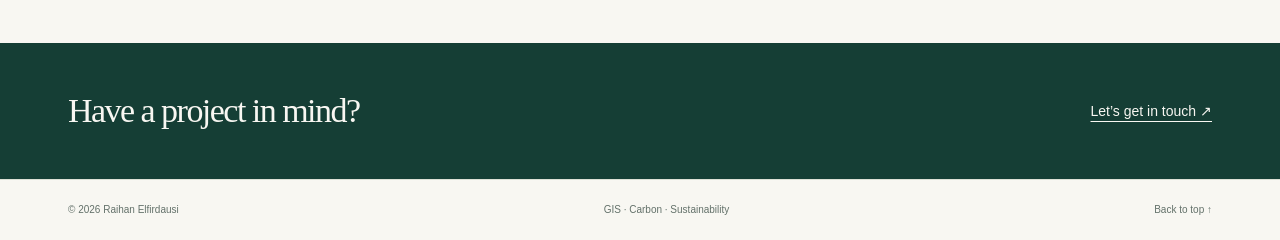
<file: Rempang.html>
<!doctype html><html lang="en"><head><meta charset="utf-8"><meta name="viewport" content="width=device-width,initial-scale=1"><meta name="theme-color" content="#153e35"><meta name="description" content="Tracking changes in mangrove cover across Rempang Island using Sentinel-2 imagery and supervised classification."><title>Mapping mangrove change in Rempang | Raihan Elfirdausi</title><link rel="stylesheet" href="assets/site.css"></head><body><a class="skip" href="#main">Skip to content</a><header><div class="wrap nav"><a class="brand" href="index.html#home" aria-label="Raihan Elfirdausi home"><span class="monogram">R.</span><span>RAIHAN ELFIRDAUSI<small>GIS · CARBON · SUSTAINABILITY</small></span></a><button class="menu" aria-expanded="false" aria-controls="navigation">Menu +</button><nav class="navlinks" id="navigation" aria-label="Main navigation"><a href="index.html#projects">Selected work</a><a href="index.html#about">About</a><a href="index.html#experience">Experience</a><a class="nav-contact" href="index.html#contact">Get in touch ↗</a></nav></div></header><main id="main"><section class="case-top"><div class="wrap"><nav class="breadcrumb" aria-label="Breadcrumb"><a href="index.html">Home</a><span>/</span><a href="index.html#projects">Selected work</a><span>/</span><span>Riau Islands</span></nav><div class="case-heading"><div><p class="eyebrow sub">01 / Carbon &amp; land use</p><h1>Mapping mangrove change in Rempang</h1></div><p class="lede">Tracking changes in mangrove cover across Rempang Island using Sentinel-2 imagery and supervised classification.</p></div><dl class="case-meta"><div><dt>Location</dt><dd>Riau Islands</dd></div><div><dt>Study period / focus</dt><dd>2019–2024</dd></div><div><dt>Project type</dt><dd>Personal project</dd></div><div><dt>Focus</dt><dd>Carbon &amp; land use</dd></div></dl></div></section><div class="wrap"><figure class="case-map"><a href="assets/projects/rempang-01.webp" class="case-cover-link" data-map="assets/projects/rempang-01.webp" data-caption="Mapping mangrove change in Rempang" aria-label="Enlarge project overview map"><img src="assets/projects/rempang-01.webp" alt="Mapping mangrove change in Rempang — project overview map" fetchpriority="high"></a><figcaption><span>01 / Project overview</span><a href="assets/projects/rempang-01.webp" target="_blank" rel="noopener">Open map ↗</a></figcaption></figure><div class="case-body"><aside class="case-aside"><p class="eyebrow">Inside the project</p><p><a href="#overview">Overview</a><br><a href="#approach">Approach</a><br><a href="#outputs">Outputs</a><br><a href="#gallery">Map gallery</a></p><div class="tags"><span>Sentinel-2</span><span>Land-cover change</span><span>Mangroves</span></div></aside><div class="case-copy"><section id="overview"><h2>The question behind the map.</h2><p>This project compares mangrove extent on Rempang Island in the Riau Islands between 2019 and 2024. The maps bring the two periods together to show the distribution of mangroves and areas of mapped change.</p></section><section id="approach"><h2>How I approached it.</h2><p>Sentinel-2 satellite imagery was processed using supervised land-cover classification. Mangrove extent was compared between the two years, with NDVI imagery and QGIS outputs providing supporting spatial context.</p></section><section id="outputs"><h2>What the work shows.</h2><p>The project reports 224.08 hectares of mapped mangrove loss over the five-year period. The reported classification validation achieved 95.8% overall accuracy and a kappa value of 0.95. The gallery includes the change map, temporal comparisons, vegetation index imagery, and the GIS workflow.</p></section><div class="reading-note"><h3>Reading the results</h3><p>Personal project. Classification accuracy and change estimates should be read alongside the validation approach. Satellite mapping alone does not establish the causes of mangrove loss.</p></div></div></div><section class="gallery-section" id="gallery"><p class="eyebrow sub">Supporting materials</p><h2>A closer look.</h2><p class="gallery-intro">Maps and processing views from this project. Select an image to view it at a larger size, or use the arrow keys to move through the gallery.</p><div class="map-gallery"><figure class="map-tile"><button type="button" data-map="assets/projects/rempang-02.webp" data-caption="Mangrove extent comparison, 2019–2024" aria-label="Enlarge Mangrove extent comparison, 2019–2024"><img src="assets/projects/rempang-02.webp" alt="Mangrove extent comparison, 2019–2024 — Mapping mangrove change in Rempang" loading="lazy" decoding="async"></button><figcaption>Mangrove extent comparison, 2019–2024<span>01 / Enlarge ↗</span></figcaption></figure><figure class="map-tile"><button type="button" data-map="assets/projects/rempang-03.webp" data-caption="Vegetation index analysis" aria-label="Enlarge Vegetation index analysis"><img src="assets/projects/rempang-03.webp" alt="Vegetation index analysis — Mapping mangrove change in Rempang" loading="lazy" decoding="async"></button><figcaption>Vegetation index analysis<span>02 / Enlarge ↗</span></figcaption></figure><figure class="map-tile"><button type="button" data-map="assets/projects/rempang-04.webp" data-caption="QGIS mapping workflow" aria-label="Enlarge QGIS mapping workflow"><img src="assets/projects/rempang-04.webp" alt="QGIS mapping workflow — Mapping mangrove change in Rempang" loading="lazy" decoding="async"></button><figcaption>QGIS mapping workflow<span>03 / Enlarge ↗</span></figcaption></figure></div></section><nav class="case-nav" aria-label="Project navigation"><a href="Polusi.html"><small>← Previous project</small>Mapping atmospheric pollutants in Kutai</a><a href="index.html#projects" class="text-link">All projects</a><a href="CarbonBlora.html" class="next"><small>Next project →</small>Land-use scenarios &amp; carbon stocks in Blora</a></nav></div><section class="case-contact"><div class="wrap"><h2>Have a project in mind?</h2><a href="mailto:elfirdausraihan@gmail.com">Let’s get in touch ↗</a></div></section><dialog class="lightbox" id="map-viewer" aria-labelledby="viewer-title"><div class="dialog-head"><span class="eyebrow" id="viewer-title">Project map</span><div class="lightbox-controls"><button id="previous-map" aria-label="Previous image">←</button><button id="next-map" aria-label="Next image">→</button><button class="close" aria-label="Close image">×</button></div></div><figure><img id="large-map" alt=""><figcaption><span id="map-caption"></span> · <a id="full-image" target="_blank" rel="noopener" >Open image in a new tab ↗</a></figcaption></figure></dialog></main><footer><div class="wrap footer-row"><span>© <span id="year">2026</span> Raihan Elfirdausi</span><span>GIS · Carbon · Sustainability</span><a href="#main">Back to top ↑</a></div></footer><script src="assets/site.js"></script><script>const viewer=document.getElementById('map-viewer'),items=[...document.querySelectorAll('[data-map]')];let current=0,trigger;function show(i){current=(i+items.length)%items.length;const item=items[current];document.getElementById('large-map').src=item.dataset.map;document.getElementById('large-map').alt=item.dataset.caption;document.getElementById('map-caption').textContent=item.dataset.caption;document.getElementById('viewer-title').textContent='Image '+(current+1)+' / '+items.length;document.getElementById('full-image').href=item.dataset.map}items.forEach((item,i)=>item.addEventListener('click',e=>{e.preventDefault();trigger=item;show(i);viewer.showModal();document.body.style.overflow='hidden'}));viewer.querySelector('.close').onclick=()=>viewer.close();document.getElementById('previous-map').onclick=()=>show(current-1);document.getElementById('next-map').onclick=()=>show(current+1);viewer.addEventListener('keydown',e=>{if(e.key==='ArrowLeft')show(current-1);if(e.key==='ArrowRight')show(current+1)});viewer.addEventListener('click',e=>{if(e.target===viewer){const r=viewer.getBoundingClientRect();if(e.clientX<r.left||e.clientX>r.right||e.clientY<r.top||e.clientY>r.bottom)viewer.close()}});viewer.addEventListener('close',()=>{document.body.style.overflow='';trigger?.focus()});</script></body></html>
</file>
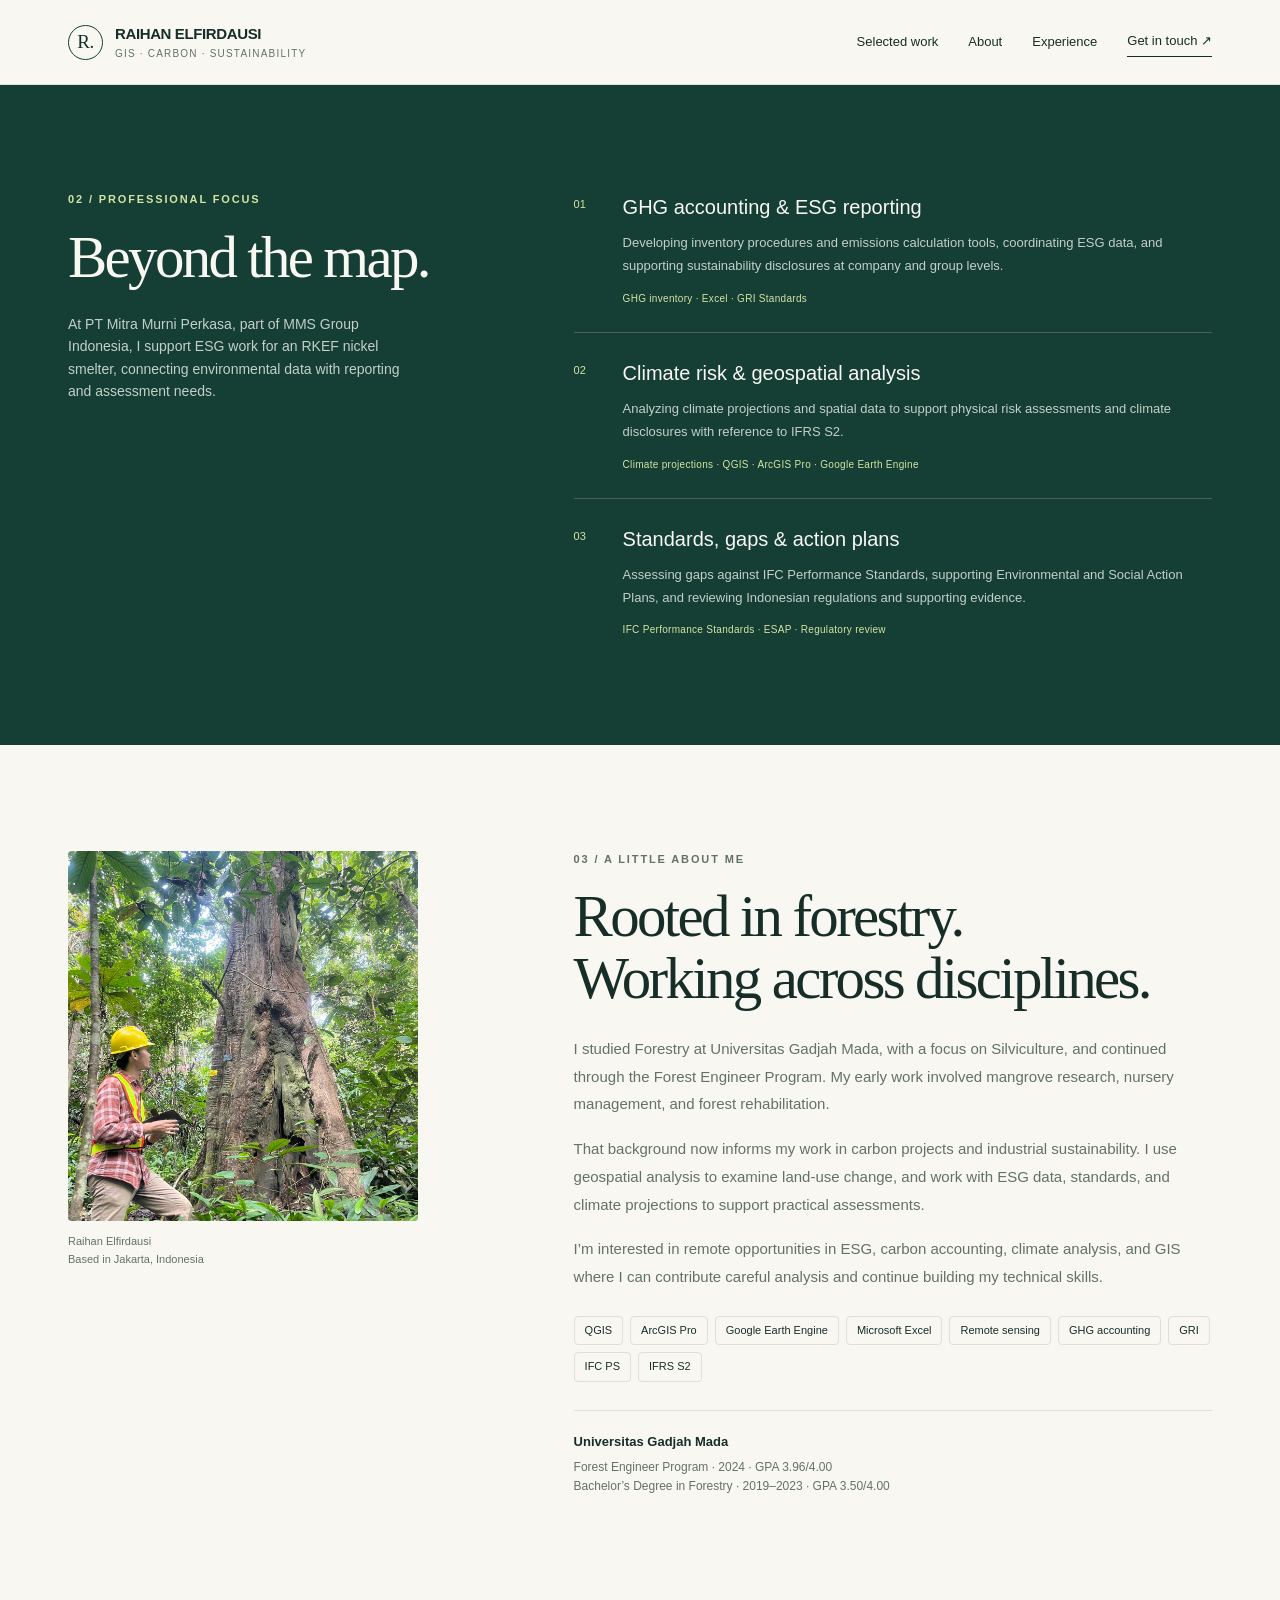
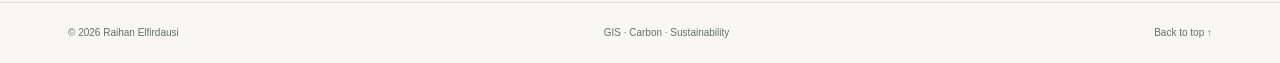
<file: service-details.html>
<!doctype html><html lang="en"><head><meta charset="utf-8"><meta name="viewport" content="width=device-width,initial-scale=1"><meta name="theme-color" content="#153e35"><meta name="description" content="GIS, carbon accounting and ESG experience."><title>Professional focus | Raihan Elfirdausi</title><link rel="stylesheet" href="assets/site.css"></head><body><a class="skip" href="#main">Skip to content</a><header><div class="wrap nav"><a class="brand" href="index.html#home" aria-label="Raihan Elfirdausi home"><span class="monogram">R.</span><span>RAIHAN ELFIRDAUSI<small>GIS · CARBON · SUSTAINABILITY</small></span></a><button class="menu" aria-expanded="false" aria-controls="navigation">Menu +</button><nav class="navlinks" id="navigation" aria-label="Main navigation"><a href="index.html#projects">Selected work</a><a href="index.html#about">About</a><a href="index.html#experience">Experience</a><a class="nav-contact" href="index.html#contact">Get in touch ↗</a></nav></div></header><main id="main"><section class="section practice" id="practice"><div class="wrap practice-grid"><div><p class="eyebrow">02 / Professional focus</p><h2>Beyond the map.</h2><p class="practice-intro">At PT Mitra Murni Perkasa, part of MMS Group Indonesia, I support ESG work for an RKEF nickel smelter, connecting environmental data with reporting and assessment needs.</p></div><div class="practice-list"><article><span class="num">01</span><div><h3>GHG accounting & ESG reporting</h3><p>Developing inventory procedures and emissions calculation tools, coordinating ESG data, and supporting sustainability disclosures at company and group levels.</p><p class="tools">GHG inventory · Excel · GRI Standards</p></div></article><article><span class="num">02</span><div><h3>Climate risk & geospatial analysis</h3><p>Analyzing climate projections and spatial data to support physical risk assessments and climate disclosures with reference to IFRS S2.</p><p class="tools">Climate projections · QGIS · ArcGIS Pro · Google Earth Engine</p></div></article><article><span class="num">03</span><div><h3>Standards, gaps & action plans</h3><p>Assessing gaps against IFC Performance Standards, supporting Environmental and Social Action Plans, and reviewing Indonesian regulations and supporting evidence.</p><p class="tools">IFC Performance Standards · ESAP · Regulatory review</p></div></article></div></div></section><section class="section about" id="about"><div class="wrap about-grid"><figure class="portrait"><div class="portrait-image"><img src="assets/portrait.webp" loading="lazy" alt="Portrait of Raihan Elfirdausi"></div><figcaption>Raihan Elfirdausi<br>Based in Jakarta, Indonesia</figcaption></figure><div><p class="eyebrow sub">03 / A little about me</p><h2>Rooted in forestry.<br>Working across disciplines.</h2><div class="about-copy"><p>I studied Forestry at Universitas Gadjah Mada, with a focus on Silviculture, and continued through the Forest Engineer Program. My early work involved mangrove research, nursery management, and forest rehabilitation.</p><p>That background now informs my work in carbon projects and industrial sustainability. I use geospatial analysis to examine land-use change, and work with ESG data, standards, and climate projections to support practical assessments.</p><p>I’m interested in remote opportunities in ESG, carbon accounting, climate analysis, and GIS where I can contribute careful analysis and continue building my technical skills.</p></div><div class="skills" aria-label="Skills"><span>QGIS</span><span>ArcGIS Pro</span><span>Google Earth Engine</span><span>Microsoft Excel</span><span>Remote sensing</span><span>GHG accounting</span><span>GRI</span><span>IFC PS</span><span>IFRS S2</span></div><div class="education"><h3>Universitas Gadjah Mada</h3><p>Forest Engineer Program · 2024 · GPA 3.96/4.00<br>Bachelor’s Degree in Forestry · 2019–2023 · GPA 3.50/4.00</p></div></div></div></section></main><footer><div class="wrap footer-row"><span>© <span id="year">2026</span> Raihan Elfirdausi</span><span>GIS · Carbon · Sustainability</span><a href="index.html#home">Back to top ↑</a></div></footer><script src="assets/site.js"></script></body></html>
</file>
<file: assets/site.css>
:root{--paper:#f8f7f2;--white:#fff;--ink:#172e28;--muted:#63716a;--green:#153e35;--lime:#d4e4a4;--line:#dce0d6;--soft:#eeefe7;--serif:Georgia,'Times New Roman',serif;--sans:Arial,Helvetica,sans-serif}
    *{box-sizing:border-box}html{scroll-behavior:smooth;scroll-padding-top:90px}body{margin:0;background:var(--paper);color:var(--ink);font:16px/1.6 var(--sans)}a{color:inherit}button{font:inherit;cursor:pointer}button,a{-webkit-tap-highlight-color:transparent}button:focus-visible,a:focus-visible,summary:focus-visible{outline:3px solid #94ad52;outline-offset:5px}img{display:block;width:100%;height:100%;object-fit:cover}h1,h2,h3,p{margin:0}h1,h2,h3{font-weight:400}h1,h2{font-family:var(--serif);line-height:1.06;letter-spacing:-.045em}h2{font-size:clamp(38px,4.6vw,62px)}.wrap{max-width:1240px;margin:auto;padding:0 48px}.section{padding:106px 0}.eyebrow{font-size:11px;font-weight:700;letter-spacing:.17em;text-transform:uppercase}.sub{color:var(--muted)}.skip{position:fixed;left:12px;top:-100px;background:var(--lime);padding:10px;z-index:99}.skip:focus{top:10px}
    header{position:sticky;top:0;z-index:30;background:rgba(248,247,242,.97);border-bottom:1px solid var(--line)}.nav{height:84px;display:flex;align-items:center;justify-content:space-between;gap:24px}.brand{text-decoration:none;font-size:15px;line-height:1.2;font-weight:700;letter-spacing:-.025em;display:flex;align-items:center;gap:12px}.monogram{border:1px solid var(--green);width:35px;height:35px;display:grid;place-items:center;font-family:var(--serif);font-size:19px;font-weight:400;border-radius:50%}.brand small{display:block;color:var(--muted);font-size:10px;letter-spacing:.12em;font-weight:400;margin-top:5px}.navlinks{display:flex;gap:30px;align-items:center}.navlinks a{text-decoration:none;font-size:13px}.navlinks a:hover{color:#708641}.nav-contact{border-bottom:1px solid var(--ink);padding:4px 0}.menu{display:none;background:none;border:1px solid var(--line);padding:7px 12px;border-radius:4px;font-size:13px}
    .hero{padding:62px 0 0}.hero-grid{display:grid;grid-template-columns:1.15fr 1fr;gap:64px;align-items:center}.location{display:flex;align-items:center;gap:9px;color:var(--muted);font-size:12px;margin-bottom:30px}.dot{height:7px;width:7px;display:inline-block;background:#73934e;border-radius:50%}h1{font-size:clamp(54px,6.8vw,91px);margin-bottom:28px}h1 em{font-weight:400;color:#60816b}.intro{font-size:16px;color:var(--muted);max-width:470px;line-height:1.8}.intro strong{color:var(--ink);font-weight:400}.actions{display:flex;flex-wrap:wrap;gap:24px;align-items:center;margin:32px 0 28px}.button{display:inline-flex;gap:30px;justify-content:space-between;align-items:center;padding:13px 20px;background:var(--green);color:var(--white);text-decoration:none;font-size:13px;border:1px solid var(--green);border-radius:3px}.button:hover{background:#255749}.text-link{text-decoration:none;border-bottom:1px solid #aab2a8;font-size:13px;padding:4px 0}.hero-note{font-size:11px;letter-spacing:.03em;color:var(--muted)}.hero-visual{position:relative;margin:0;padding:0 0 30px 22px}.hero-image{height:475px;border-radius:160px 3px 3px 3px;overflow:hidden;background:#c9d0c2}.hero-image img{object-position:50% 45%}.photo-tag{position:absolute;bottom:59px;left:0;max-width:245px;background:var(--green);color:white;padding:20px 24px}.photo-tag .eyebrow{color:var(--lime);font-size:9px}.photo-tag p{font-family:var(--serif);font-size:24px;line-height:1.2;margin-top:8px}.hero-visual figcaption{font-size:10px;letter-spacing:.14em;color:var(--muted);text-align:right;margin-top:12px}.intro-strip{margin-top:52px;border-top:1px solid var(--line);border-bottom:1px solid var(--line);display:grid;grid-template-columns:1.1fr repeat(3,1fr);gap:20px;padding:25px 0}.intro-strip div{font-size:12px}.intro-strip strong{display:block;font-family:var(--serif);font-size:28px;line-height:1.2;font-weight:400;margin-bottom:5px}.intro-strip span{font-size:11px;color:var(--muted)}.intro-strip .strip-label{font-size:11px;letter-spacing:.12em;text-transform:uppercase;color:var(--muted);align-self:center;max-width:140px}
    .section-top{display:flex;justify-content:space-between;align-items:end;gap:40px;margin-bottom:34px}.section-top .eyebrow{color:var(--muted);margin-bottom:18px}.section-top>p{max-width:330px;font-size:14px;color:var(--muted)}.filters{display:flex;flex-wrap:wrap;gap:8px;margin-bottom:30px}.filter{background:none;border:1px solid var(--line);padding:8px 17px;border-radius:30px;color:var(--muted);font-size:12px}.filter[aria-pressed=true]{background:var(--green);color:white;border-color:var(--green)}.projects{display:grid;grid-template-columns:repeat(2,minmax(0,1fr));gap:38px 28px}.project[hidden]{display:none}.project{min-width:0}.project button{padding:0;border:0;background:none;text-align:left;width:100%;color:inherit}.project-image{height:290px;position:relative;overflow:hidden;border-radius:4px;background:#e6e9df}.project-image img{object-fit:contain;padding:20px;transition:transform .5s}.project:hover .project-image img{transform:scale(1.025)}.project:first-child .project-image{background:#e2e9dc}.project:nth-child(2) .project-image{background:#ebe5da}.project:nth-child(3) .project-image{background:#e2e8e6}.open-project{position:absolute;right:16px;bottom:16px;display:grid;place-items:center;width:36px;height:36px;border-radius:50%;background:white;color:var(--ink);font-size:19px}.project-meta{margin-top:17px;display:flex;justify-content:space-between;gap:10px;font-size:10px;letter-spacing:.12em;text-transform:uppercase;color:var(--muted)}.project h3{font-family:var(--serif);font-size:28px;letter-spacing:-.025em;line-height:1.2;margin:9px 0}.project p{font-size:13px;color:var(--muted);max-width:490px}.project .tags{margin-top:13px}.tags{display:flex;gap:7px;flex-wrap:wrap}.tags span{padding:3px 8px;border:1px solid var(--line);border-radius:3px;font-size:10px;color:var(--muted)}.project-count{font-size:11px;color:var(--muted);margin-left:auto;align-self:center}.all-projects-note{border-top:1px solid var(--line);margin-top:38px;padding-top:18px;font-size:11px;color:var(--muted)}
    .practice{background:var(--green);color:var(--paper)}.practice .eyebrow{color:var(--lime)}.practice-grid{display:grid;grid-template-columns:.8fr 1.2fr;gap:80px}.practice h2{margin-top:18px}.practice-intro{font-size:14px;color:#c3d0c7;margin-top:24px;max-width:350px}.practice-list article{display:grid;grid-template-columns:32px 1fr;gap:17px;padding:24px 0;border-top:1px solid #456158}.practice-list article:first-child{padding-top:0;border-top:0}.practice-list article:last-child{padding-bottom:0}.practice-list .num{color:var(--lime);font-size:11px;padding-top:5px}.practice-list h3{font-size:20px;margin-bottom:8px}.practice-list p{font-size:13px;line-height:1.8;color:#c3d0c7}.practice-list .tools{font-size:10px;letter-spacing:.03em;margin-top:12px;color:var(--lime)}
    .about-grid{display:grid;grid-template-columns:.8fr 1.2fr;gap:80px;align-items:start}.portrait{position:relative;max-width:350px}.portrait-image{height:370px;border-radius:4px;overflow:hidden;background:var(--soft)}.portrait-image img{object-position:center 25%}.portrait figcaption{font-size:11px;margin-top:12px;color:var(--muted)}.portrait{margin:0}.about h2{margin:17px 0 24px}.about-copy{font-size:15px;color:var(--muted);line-height:1.85}.about-copy p+p{margin-top:17px}.skills{display:flex;flex-wrap:wrap;gap:7px;margin-top:25px}.skills span{font-size:11px;border:1px solid var(--line);border-radius:4px;padding:5px 10px}.education{border-top:1px solid var(--line);padding-top:21px;margin-top:28px}.education h3{font-size:13px;font-weight:700}.education p{font-size:12px;color:var(--muted);margin-top:5px}
    .experience{padding-top:0}.timeline{border-top:1px solid var(--line)}details{border-bottom:1px solid var(--line)}summary{list-style:none;display:grid;grid-template-columns:190px 1fr 25px;gap:28px;padding:25px 0;cursor:pointer;align-items:center}summary::-webkit-details-marker{display:none}.period{font-size:11px;color:var(--muted)}summary strong{font-size:17px;font-weight:400}summary small{display:block;color:var(--muted);font-size:12px;margin-top:3px}.plus{font-size:23px;color:var(--muted);transition:transform .2s}details[open] .plus{transform:rotate(45deg)}.experience-body{margin-left:218px;padding:0 48px 26px 0;max-width:800px;color:var(--muted);font-size:13px}.experience-body ul{margin:0;padding-left:17px}.experience-body li+li{margin-top:8px}.experience-body .assignment{font-size:11px;margin-bottom:12px}.earlier{margin-top:20px;font-size:12px;color:var(--muted)}
    .field-band{display:grid;grid-template-columns:1.25fr 1fr;background:var(--soft);border-radius:4px;overflow:hidden;margin-bottom:100px}.field-band img{height:290px}.field-band div{padding:42px;align-self:center}.field-band h3{font-family:var(--serif);font-size:33px;line-height:1.15;letter-spacing:-.025em;margin:13px 0}.field-band p{font-size:13px;color:var(--muted)}
    .contact{border-top:1px solid var(--line);padding:70px 0 60px}.contact-grid{display:grid;grid-template-columns:1.2fr 1fr;gap:60px;align-items:center}.contact h2{font-size:clamp(38px,5vw,60px);margin:15px 0 20px}.contact p{font-size:14px;color:var(--muted);max-width:470px}.contact-actions{display:flex;flex-direction:column;align-items:start;gap:17px}.email-link{font-size:clamp(15px,1.8vw,22px);text-decoration:none;border-bottom:1px solid var(--ink);padding-bottom:9px;overflow-wrap:anywhere}.copy{border:0;background:none;padding:0;color:var(--muted);font-size:12px}.contact-social{font-size:12px;display:flex;gap:22px}.contact-social a{text-decoration:none}.status{min-height:20px;font-size:11px;color:var(--muted)}footer{padding:22px 0;border-top:1px solid var(--line)}.footer-row{display:flex;justify-content:space-between;gap:20px;color:var(--muted);font-size:10px}.footer-row a{text-decoration:none}
    dialog{border:0;border-radius:8px;padding:0;background:var(--paper);color:var(--ink);width:min(900px,calc(100% - 32px));max-height:90vh;overflow:auto;box-shadow:0 20px 100px #0003}dialog::backdrop{background:#0c211cc9}.dialog-head{display:flex;justify-content:space-between;gap:20px;padding:23px 30px;border-bottom:1px solid var(--line);position:sticky;top:0;background:var(--paper);z-index:2}.dialog-head .eyebrow{align-self:center}.close{border:1px solid var(--line);border-radius:50%;width:35px;height:35px;background:none;font-size:21px;color:var(--ink)}.dialog-image{background:var(--soft);padding:20px}.dialog-image img{max-height:430px;object-fit:contain}.dialog-body{padding:30px}.dialog-body h2{font-size:39px;margin:10px 0 20px}.dialog-body>p{font-size:14px;color:var(--muted)}.detail-grid{display:grid;grid-template-columns:1fr 1fr;gap:30px;border-top:1px solid var(--line);padding-top:24px;margin-top:26px}.detail-grid h3{font-size:11px;font-weight:700;text-transform:uppercase;letter-spacing:.1em;margin-bottom:8px}.detail-grid p{font-size:13px;color:var(--muted)}.dialog-body .actions{margin-bottom:0}.dialog-body .note{margin-top:23px;border-top:1px solid var(--line);padding-top:16px;font-size:11px;color:var(--muted)}
    @media(min-width:1450px){.wrap{max-width:1340px}.hero-image{height:530px}.project-image{height:330px}}
    @media(max-width:1000px){.wrap{padding:0 30px}.hero-grid{gap:30px}.hero-image{height:430px}.practice-grid,.about-grid{gap:45px}.intro-strip{grid-template-columns:1fr 1fr 1fr}.strip-label{display:none}.project-image{height:245px}.navlinks{gap:20px}}
    @media(max-width:700px){.wrap{padding:0 22px}.nav{height:70px}.brand small{font-size:8px}.menu{display:block}.navlinks{display:none;position:absolute;top:70px;left:0;right:0;background:var(--paper);border-bottom:1px solid var(--line);padding:20px 24px;flex-direction:column;align-items:start;gap:18px}.navlinks.open{display:flex}.hero{padding-top:34px}.hero-grid{grid-template-columns:1fr;gap:25px}.location{margin-bottom:22px;font-size:11px}h1{font-size:58px;max-width:500px}.intro{font-size:14px}.actions{margin:26px 0 20px}.hero-visual{padding-left:18px}.hero-image{height:340px;border-radius:110px 3px 3px 3px}.photo-tag{bottom:55px;padding:16px 20px}.photo-tag p{font-size:22px}.intro-strip{margin-top:15px;gap:10px;padding:22px 0}.intro-strip strong{font-size:25px}.intro-strip span{font-size:9px}.section{padding:70px 0}.section-top{display:block;margin-bottom:26px}.section-top>p{margin-top:20px;font-size:13px}.projects{grid-template-columns:1fr;gap:32px}.project-image{height:265px}.project h3{font-size:26px}.filters{gap:6px}.filter{font-size:11px;padding:7px 12px}.project-count{font-size:10px}.practice-grid,.about-grid{grid-template-columns:1fr;gap:35px}.practice h2{max-width:400px}.practice-intro{max-width:100%}.portrait{max-width:100%;display:grid;grid-template-columns:140px 1fr;gap:20px;align-items:end}.portrait-image{height:170px}.portrait figcaption{max-width:140px}.about-copy{font-size:14px}.about h2{margin-top:14px}.experience{padding-top:0}summary{grid-template-columns:1fr 25px;gap:8px;padding:22px 0}.period{grid-column:1/-1;font-size:10px}summary strong{font-size:16px}.experience-body{margin-left:0;padding-right:18px}.field-band{grid-template-columns:1fr;margin-bottom:70px}.field-band img{height:240px}.field-band div{padding:28px}.contact{padding:55px 0 40px}.contact-grid{grid-template-columns:1fr;gap:32px}.footer-row{flex-wrap:wrap;gap:9px}.dialog-head{padding:15px 20px}.dialog-body{padding:22px}.dialog-body h2{font-size:32px}.detail-grid{grid-template-columns:1fr;gap:20px}.dialog-image{padding:10px}.dialog-image img{max-height:300px}}
    @media(prefers-reduced-motion:reduce){html{scroll-behavior:auto}*{transition:none!important}}
  
.case-top{padding:44px 0 42px}.breadcrumb{display:flex;gap:12px;align-items:center;font-size:12px;color:var(--muted);margin-bottom:40px;flex-wrap:wrap}.breadcrumb a{text-decoration:none}.case-heading{display:grid;grid-template-columns:1.45fr 1fr;gap:70px;align-items:end}.case-heading h1{font-size:clamp(40px,5vw,68px);max-width:850px;margin:16px 0 0;overflow-wrap:anywhere}.case-heading .lede{color:var(--muted);font-size:16px;line-height:1.8}.case-meta{display:grid;grid-template-columns:repeat(4,1fr);gap:25px;border-top:1px solid var(--line);padding:22px 0 0;margin-top:36px}.case-meta dt{font-size:10px;text-transform:uppercase;letter-spacing:.12em;color:var(--muted)}.case-meta dd{margin:7px 0 0;font-size:13px}.case-map{background:#e8ece3;border:1px solid var(--line);margin:0;padding:24px}.case-map a{display:block}.case-map img{height:auto;max-height:680px;object-fit:contain}.case-map figcaption{font-size:11px;color:var(--muted);display:flex;justify-content:space-between;gap:20px;padding:17px 0 0}.case-body{display:grid;grid-template-columns:240px minmax(0,1fr);gap:80px;padding:70px 0}.case-aside p{font-size:13px;color:var(--muted);margin:16px 0}.case-aside .tags{flex-wrap:wrap}.case-copy{max-width:780px}.case-copy section{margin-bottom:36px}.case-copy h2{font-size:32px;margin-bottom:15px;letter-spacing:-.025em}.case-copy p{color:var(--muted);font-size:15px;line-height:1.9;margin-bottom:15px}.reading-note{background:var(--soft);padding:22px;border-left:3px solid #93aa71}.reading-note h3{font-size:11px;letter-spacing:.12em;text-transform:uppercase;margin-bottom:10px;font-weight:700}.reading-note p{font-size:13px;margin:0}.gallery-section{padding:65px 0 75px;border-top:1px solid var(--line)}.gallery-section h2{font-size:44px;margin:12px 0 14px}.gallery-intro{color:var(--muted);max-width:550px;font-size:14px;margin-bottom:30px}.map-gallery{display:grid;grid-template-columns:repeat(2,minmax(0,1fr));gap:32px}.map-tile{margin:0;border:1px solid var(--line);background:var(--white);display:flex;flex-direction:column}.map-tile button{border:0;background:#edf0e9;padding:18px;flex:1;width:100%;color:var(--ink)}.map-tile img{height:300px;object-fit:contain}.map-tile figcaption{padding:15px 20px;display:flex;justify-content:space-between;gap:18px;font-size:12px}.map-tile figcaption span{color:var(--muted);font-size:11px}.case-nav{border-top:1px solid var(--line);padding:30px 0 60px;display:flex;justify-content:space-between;gap:25px;align-items:center}.case-nav a{text-decoration:none;font-size:13px}.case-nav small{display:block;font-size:10px;color:var(--muted);letter-spacing:.1em;text-transform:uppercase;margin-bottom:5px}.case-nav .next{text-align:right}.case-contact{padding:50px 0;background:var(--green);color:var(--paper)}.case-contact .wrap{display:flex;justify-content:space-between;gap:30px;align-items:center}.case-contact h2{font-size:34px}.case-contact a{font-size:14px;text-underline-offset:5px}.lightbox{width:min(1500px,96vw);max-height:95vh;background:var(--paper)}.lightbox figure{margin:0;padding:20px}.lightbox img{height:auto;max-height:72vh;object-fit:contain}.lightbox figcaption{font-size:12px;padding:12px 0}.lightbox .dialog-head a{font-size:12px}.lightbox-controls{display:flex;gap:12px;align-items:center}.lightbox-controls button{background:none;border:1px solid var(--line);padding:4px 12px;color:var(--ink)}.case-cover-link:focus-visible{outline-offset:8px}.case-map figcaption a{display:inline}.expertise-content{max-width:800px}.expertise-content h2{font-size:38px;margin-bottom:22px}.expertise-content p{color:var(--muted);margin-bottom:20px}
@media(max-width:900px){.case-heading{grid-template-columns:1fr;gap:24px}.case-body{grid-template-columns:180px 1fr;gap:35px}.case-meta{grid-template-columns:repeat(2,1fr)}}
@media(max-width:700px){.case-top{padding:26px 0}.breadcrumb{margin-bottom:28px;font-size:11px}.case-heading h1{font-size:42px;margin-top:12px}.case-heading .lede{font-size:14px}.case-meta{gap:20px;margin-top:25px}.case-body{grid-template-columns:1fr;gap:30px;padding:40px 0}.case-aside{border-bottom:1px solid var(--line);padding-bottom:20px}.case-copy h2{font-size:29px}.case-copy p{font-size:14px}.case-map{padding:10px}.case-map figcaption{font-size:10px;padding:12px 2px 2px}.map-gallery{grid-template-columns:1fr;gap:22px}.map-tile img{height:240px}.gallery-section{padding:40px 0}.gallery-section h2{font-size:36px}.case-nav{align-items:start;padding-bottom:35px}.case-nav a{max-width:47%;font-size:12px}.case-contact .wrap{display:block}.case-contact h2{font-size:30px;margin-bottom:20px}.lightbox .dialog-head{gap:10px}.lightbox-controls{gap:5px}.lightbox-controls button{padding:3px 8px}.lightbox figure{padding:10px}}
</file>
